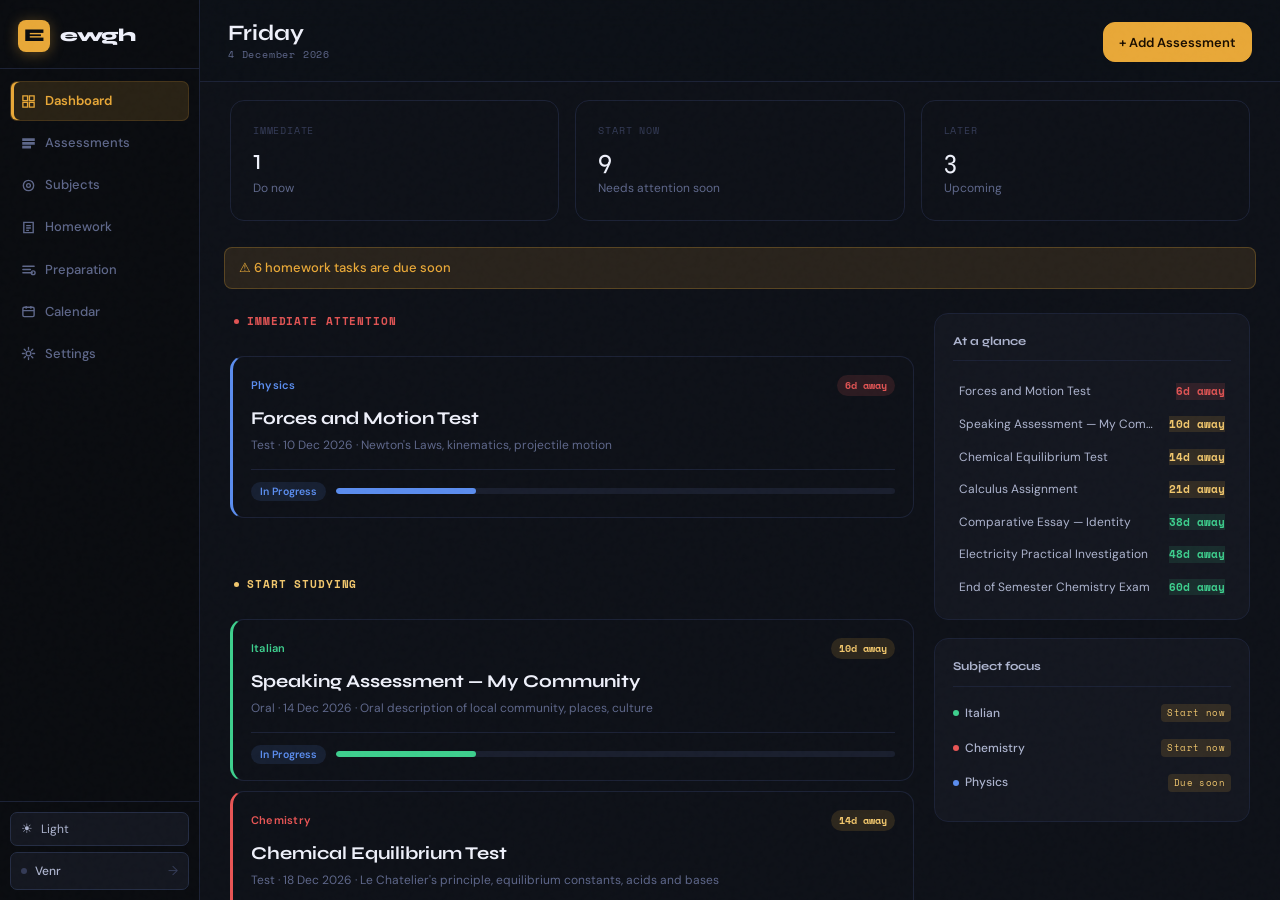
<file: index.html>
<!DOCTYPE html>
<html lang="en" data-theme="dark">
<head>
<meta charset="UTF-8">
<meta name="viewport" content="width=device-width, initial-scale=1.0">
<title>Ewgh | Efficient Work and Goal Handler</title>
<link rel="icon" type="image/png" href="favicon.png">
<link rel="preconnect" href="https://fonts.googleapis.com">
<link rel="preconnect" href="https://fonts.gstatic.com" crossorigin>
<link href="https://fonts.googleapis.com/css2?family=Space+Mono:wght@400;700&family=Syne:wght@500;600;700;800&family=DM+Sans:ital,wght@0,300;0,400;0,500;0,600;1,400&display=swap" rel="stylesheet">
<link rel="stylesheet" href="style.css">
</head>
<body>

<!-- ═══════════════════════════════════════════════════════
     SIDEBAR
═══════════════════════════════════════════════════════ -->
<aside class="sidebar">
  <div class="sidebar-brand">
    <div class="brand-mark">E</div>
    <span class="brand-name">ewgh</span>
  </div>

  <nav class="nav">
    <a class="nav-item active" data-view="dashboard">
      <svg class="nav-icon" viewBox="0 0 16 16"><path d="M2 2h5v5H2zM9 2h5v5H9zM2 9h5v5H2zM9 9h5v5H9z"/></svg>
      <span>Dashboard</span>
    </a>
    <a class="nav-item" data-view="assessments">
      <svg class="nav-icon" viewBox="0 0 16 16"><path d="M2 3h12v1.5H2zM2 7h12v1.5H2zM2 11h8v1.5H2z"/></svg>
      <span>Assessments</span>
    </a>
    <a class="nav-item" data-view="subjects">
      <svg class="nav-icon" viewBox="0 0 16 16"><circle cx="8" cy="8" r="5.5" fill="none" stroke-width="1.5"/><circle cx="8" cy="8" r="2"/></svg>
      <span>Subjects</span>
    </a>
    <a class="nav-item" data-view="homework">
      <svg class="nav-icon" viewBox="0 0 16 16"><path d="M3 2.5h10v11H3z" fill="none" stroke-width="1.5"/><path d="M5.5 6h5M5.5 8.5h5M5.5 11h3"/></svg>
      <span>Homework</span>
    </a>
    <a class="nav-item" data-view="workspace">
      <svg class="nav-icon" viewBox="0 0 16 16"><path d="M2 4.5h12M2 8h8M2 11.5h10" stroke-linecap="round" stroke-width="1.5" fill="none"/><circle cx="13" cy="11.5" r="2" fill="none" stroke-width="1.5"/></svg>
      <span>Preparation</span>
    </a>
    <a class="nav-item" data-view="calendar">
      <svg class="nav-icon" viewBox="0 0 16 16"><rect x="2" y="3.5" width="12" height="10" rx="1.5" fill="none" stroke-width="1.5"/><path d="M2 7h12M5.5 2v3M10.5 2v3"/></svg>
      <span>Calendar</span>
    </a>
    <a class="nav-item" data-view="settings">
      <svg class="nav-icon" viewBox="0 0 16 16"><circle cx="8" cy="8" r="2.5" fill="none" stroke-width="1.5"/><path d="M8 1.5v2M8 12.5v2M1.5 8h2M12.5 8h2M3.4 3.4l1.4 1.4M11.2 11.2l1.4 1.4M3.4 12.6l1.4-1.4M11.2 4.8l1.4-1.4" stroke-linecap="round"/></svg>
      <span>Settings</span>
    </a>
  </nav>

  <div class="sidebar-foot">
    <button class="theme-btn" onclick="toggleTheme()">
      <span id="theme-icon">☀</span>
      <span id="theme-label">Light</span>
    </button>
    <a class="venr-link" href="venr.html" target="_blank">
      <span class="venr-dot"></span>
      <span class="venr-name">Venr</span>
      <span class="venr-arrow">→</span>
    </a>
  </div>
</aside>

<!-- ═══════════════════════════════════════════════════════
     MAIN
═══════════════════════════════════════════════════════ -->
<main class="main">

  <!-- ── DASHBOARD ────────────────────────────────────── -->
  <section id="view-dashboard" class="view active">
    <header class="topbar">
      <div>
        <div class="topbar-day" id="hdr-day"></div>
        <div class="topbar-date" id="hdr-date"></div>
      </div>
      <div class="topbar-right">
        <button class="btn btn-primary" onclick="openAddAssessment()">+ Add Assessment</button>
      </div>
    </header>


    <div class="dash-summary" id="dash-summary"></div>

    <div id="alert-banner" class="alert-strip hidden"></div>
    <div id="almost-due-banner" class="alert-strip alert-strip-amber hidden"></div>

    <div class="dash-layout">
      <div class="dash-feed">

        <div class="feed-group">
          <div class="feed-label urgent-label">
            <span class="feed-dot"></span>IMMEDIATE ATTENTION
          </div>
          <div id="do-now-list" class="card-stack"></div>
        </div>

        <div class="feed-group">
          <div class="feed-label warn-label">
            <span class="feed-dot"></span>START STUDYING
          </div>
          <div id="coming-soon-list" class="card-stack"></div>
        </div>

        <div class="feed-group">
          <div class="feed-label dim-label">
            <span class="feed-dot"></span>COMING UP LATER
          </div>
          <div id="later-list" class="card-stack"></div>
        </div>

      </div>

      <div class="dash-rail">
        <div class="rail-card">
          <div class="rail-title">At a glance</div>
          <div id="urgency-radar"></div>
        </div>
        <div class="rail-card">
          <div class="rail-title">Subject focus</div>
          <div id="subject-status-list"></div>
        </div>
      </div>
    </div>
  </section>

  <!-- ── ASSESSMENTS ──────────────────────────────────── -->
  <section id="view-assessments" class="view">
    <header class="topbar">
      <div>
        <h1 class="page-title">Assessments</h1>
        <div class="page-sub" id="assessment-count-label"></div>
      </div>
      <div class="topbar-right">
        <select id="filter-subject" class="sel">
          <option value="">All Subjects</option>
        </select>
        <select id="filter-type" class="sel">
          <option value="">All Types</option>
          <option value="exam">Exam</option><option value="test">Test</option>
          <option value="assignment">Assignment</option><option value="oral">Oral</option>
          <option value="practical">Practical</option><option value="project">Project</option>
          <option value="investigation">Investigation</option><option value="task">Task</option>
        </select>
        <button class="btn btn-primary" onclick="openAddAssessment()">+ Add Assessment</button>
      </div>
    </header>
    
    <div id="assessments-grid" class="a-grid"></div>
  </section>

  <!-- ── SUBJECTS ─────────────────────────────────────── -->
  <section id="view-subjects" class="view">
    <header class="topbar">
      <div><h1 class="page-title">Subjects</h1></div>
      <div class="topbar-right">
        <button class="btn btn-outline" onclick="openAddSubjectModal()">+ Add Subject</button>
      </div>
    </header>
    <div id="subjects-grid" class="s-grid"></div>
  </section>

  <!-- ── HOMEWORK ─────────────────────────────────────── -->
  <section id="view-homework" class="view">
    <header class="topbar">
      <div>
        <h1 class="page-title">Homework</h1>
        <div class="page-sub">Day-to-day tasks</div>
      </div>
      <div class="topbar-right"></div>
    </header>
    <div class="summary-strip" id="homework-summary"></div>
    <div id="homework-grid" class="hw-grid"></div>
  </section>

  <!-- ── PREPARATION ─────────────────────────────────── -->
  <section id="view-workspace" class="view">
    <!-- Main list view -->
    <div id="prep-list-view">
      <header class="topbar">
        <div>
          <h1 class="page-title">Preparation</h1>
          <div class="page-sub" id="prep-subtitle">Active assessments to prepare for</div>
        </div>
        <div class="topbar-right">
          <button class="btn btn-primary" onclick="openAddAssessment()">+ Add Assessment</button>
        </div>
      </header>
      <div id="prep-body" class="prep-body"></div>
    </div>

    <!-- Assessment detail / prep page -->
    <div id="prep-detail-view" class="hidden">
      <header class="topbar">
        <div style="display:flex;align-items:center;gap:12px">
          <button class="btn btn-ghost prep-back-btn" onclick="closePrepDetail()">
            <svg viewBox="0 0 16 16" width="14" height="14" fill="none" stroke="currentColor" stroke-width="1.8" stroke-linecap="round"><path d="M10 3L5 8l5 5"/></svg>
            Preparation
          </button>
          <div class="topbar-divider"></div>
          <div>
            <div id="prep-detail-title" class="page-title" style="font-size:18px"></div>
            <div id="prep-detail-sub" class="page-sub"></div>
          </div>
        </div>
        <div class="topbar-right">
          <div id="prep-detail-countdown" class="prep-countdown-badge"></div>
        </div>
      </header>
      <div id="prep-detail-body" class="prep-detail-body"></div>
    </div>
  </section>

  <!-- ── CALENDAR ─────────────────────────────────────── -->
  <section id="view-calendar" class="view">
    <header class="topbar">
      <div>
        <h1 class="page-title">Calendar</h1>
        <div class="page-sub" id="cal-month-label"></div>
      </div>
      <div class="topbar-right">
        <div class="cal-controls">
          <div class="cal-view-switch" role="tablist" aria-label="Calendar view switcher">
            <button class="btn btn-outline cal-view-btn" id="cal-view-year" onclick="calSetView('year')" title="Year view">Year</button>
            <button class="btn btn-outline cal-view-btn" id="cal-view-month" onclick="calSetView('month')" title="Month view">Month</button>
            <button class="btn btn-outline cal-view-btn" id="cal-view-week" onclick="calSetView('week')" title="Week view">Week</button>
          </div>
          <div class="cal-divider"></div>
          <button class="btn btn-ghost" onclick="calNav(-1)" aria-label="Previous period">‹</button>
          <button class="btn btn-ghost cal-today-btn" onclick="calToday()">Today</button>
          <button class="btn btn-ghost" onclick="calNav(1)" aria-label="Next period">›</button>
        </div>
      </div>
    </header>
    <div class="cal-shell" id="cal-shell">
      <div class="cal-main" id="cal-main"></div>
      <div class="cal-panel" id="cal-panel">
        <div class="cal-panel-empty">Select a day</div>
      </div>
    </div>
  </section>

  <!-- ── SETTINGS ─────────────────────────────────────── -->
  <section id="view-settings" class="view">
    <header class="topbar">
      <div><h1 class="page-title">Settings</h1></div>
    </header>
    <div class="settings-wrap">

      <div class="settings-card">
        <h3 class="settings-title">Revision Lead Times</h3>
        <p class="settings-sub">Days before due date when revision should begin.</p>
        <div class="settings-row"><label>Easy quiz</label><input type="number" id="pref-lead-easy" class="settings-num" min="1" max="30"><span class="settings-unit">days</span></div>
        <div class="settings-row"><label>Moderate test</label><input type="number" id="pref-lead-moderate" class="settings-num" min="1" max="60"><span class="settings-unit">days</span></div>
        <div class="settings-row"><label>Major exam</label><input type="number" id="pref-lead-hard" class="settings-num" min="1" max="90"><span class="settings-unit">days</span></div>
      </div>

      <div class="settings-card">
        <h3 class="settings-title">Appearance</h3>
        <div class="settings-row">
          <label>Theme</label>
          <button class="btn btn-outline" onclick="toggleTheme()" id="theme-settings-btn">Switch to Light</button>
        </div>
      </div>

      <div class="settings-card">
        <h3 class="settings-title">Venr Integration</h3>
        <p class="settings-sub">Venr is a focused recall &amp; speaking practice tool.</p>
        <a href="venr.html" target="_blank" class="btn btn-outline venr-open-btn">Open Venr →</a>
      </div>

      <div class="settings-card danger-card">
        <h3 class="settings-title">Data</h3>
        <p class="settings-sub">Export, import, or reset all Ewgh data.</p>
        <div class="settings-btn-row">
          <button class="btn btn-outline" onclick="exportData()">Export JSON</button>
          <button class="btn btn-outline" onclick="triggerImport()">Import JSON</button>
          <button class="btn btn-danger" onclick="confirmReset()">Reset All Data</button>
        </div>
        <input type="file" id="import-file-input" accept=".json" style="display:none" onchange="importData(event)">
      </div>

    </div>
    <div class="settings-footer">
      <button class="btn btn-primary" onclick="saveSettings()">Save Preferences</button>
      <span id="settings-saved-msg" class="save-tick hidden">✓ Saved</span>
    </div>
  </section>

</main>

<!-- ═══════════════════════════════════════════════════════
     MODAL: ADD / EDIT ASSESSMENT
═══════════════════════════════════════════════════════ -->
<div id="modal-assessment" class="overlay hidden">
  <div class="dialog">
    <div class="dialog-head">
      <h2 id="modal-title" class="dialog-title">Add Assessment</h2>
      <button class="close-btn" onclick="closeModal('modal-assessment')">✕</button>
    </div>
    <div class="dialog-body">
      <input type="hidden" id="form-id">
      <div class="form-row2">
        <div class="fgroup"><label class="flabel">Subject *</label><select id="form-subject" class="finput"><option value="">Select…</option></select></div>
        <div class="fgroup"><label class="flabel">Type *</label><select id="form-type" class="finput"><option value="test">Test</option><option value="exam">Exam</option><option value="assignment">Assignment</option><option value="oral">Oral</option><option value="practical">Practical</option><option value="project">Project</option><option value="investigation">Investigation</option><option value="task">Task</option></select></div>
      </div>
      <div class="fgroup"><label class="flabel">Title *</label><input type="text" id="form-title" class="finput" placeholder="e.g. Forces and Motion Test"></div>
      <div class="form-row2">
        <div class="fgroup"><label class="flabel">Due / Test Date *</label><input type="date" id="form-date" class="finput"></div>
        <div class="fgroup"><label class="flabel">Weighting (%)</label><input type="number" id="form-weighting" class="finput" min="0" max="100" placeholder="e.g. 25"></div>
      </div>
      <div class="fgroup"><label class="flabel">Topic Summary</label><input type="text" id="form-topic" class="finput" placeholder="What this covers in brief"></div>
      <div class="fgroup"><label class="flabel">Syllabus Points <span class="flabel-hint">one per line</span></label><textarea id="form-syllabus" class="finput ftextarea" rows="4" placeholder="Newton's First Law&#10;Kinematics equations&#10;Projectile motion"></textarea></div>
      <div class="fgroup"><label class="flabel">Difficulty</label><select id="form-difficulty" class="finput"><option value="easy">Easy</option><option value="moderate" selected>Moderate</option><option value="hard">Hard</option></select></div>
      <div class="fgroup"><label class="flabel">Notes</label><textarea id="form-notes" class="finput ftextarea" rows="2" placeholder="Extra notes, links, resources…"></textarea></div>
    </div>
    <div class="dialog-foot">
      <button class="btn btn-ghost" onclick="closeModal('modal-assessment')">Cancel</button>
      <button class="btn btn-primary" onclick="saveAssessment()">Save Assessment</button>
    </div>
  </div>
</div>

<!-- ═══════════════════════════════════════════════════════
     MODAL: ASSESSMENT DETAIL
═══════════════════════════════════════════════════════ -->
<div id="modal-detail" class="overlay hidden">
  <div class="dialog dialog-lg">
    <div class="dialog-head">
      <h2 id="detail-title" class="dialog-title"></h2>
      <button class="close-btn" onclick="closeModal('modal-detail')">✕</button>
    </div>
    <div class="dialog-body" id="detail-body"></div>
  </div>
</div>

<!-- ═══════════════════════════════════════════════════════
     MODAL: SUBJECT
═══════════════════════════════════════════════════════ -->
<div id="modal-subject" class="overlay hidden">
  <div class="dialog dialog-sm">
    <div class="dialog-head">
      <h2 id="subj-modal-title" class="dialog-title">Add Subject</h2>
      <button class="close-btn" onclick="closeModal('modal-subject')">✕</button>
    </div>
    <div class="dialog-body">
      <input type="hidden" id="subj-edit-id">
      <div class="fgroup"><label class="flabel">Subject Name *</label><input type="text" id="subj-name" class="finput" placeholder="e.g. Physics"></div>
      <div class="fgroup"><label class="flabel">Colour</label><input type="color" id="subj-color" class="finput fcolor" value="#e8a838"></div>
      <div class="fgroup"><label class="flabel">Priority</label><select id="subj-priority" class="finput"><option value="1">Normal</option><option value="1.5">High</option><option value="2">Critical</option></select></div>
    </div>
    <div class="dialog-foot">
      <button class="btn btn-ghost" onclick="closeModal('modal-subject')">Cancel</button>
      <button class="btn btn-primary" id="subj-save-btn" onclick="saveSubject()">Add Subject</button>
    </div>
  </div>
</div>

<!-- ═══════════════════════════════════════════════════════
     MODAL: HOMEWORK
═══════════════════════════════════════════════════════ -->
<div id="modal-homework" class="overlay hidden">
  <div class="dialog dialog-sm">
    <div class="dialog-head">
      <h2 id="hw-modal-title" class="dialog-title">Add Homework</h2>
      <button class="close-btn" onclick="closeModal('modal-homework')">✕</button>
    </div>
    <div class="dialog-body">
      <input type="hidden" id="hw-form-id">
      <input type="hidden" id="hw-preset-subject">
      <div class="fgroup" id="hw-subject-row"><label class="flabel">Subject *</label><select id="hw-subject" class="finput"><option value="">Select…</option></select></div>
      <div class="fgroup" style="display:none"><label class="flabel">Subject</label><div id="hw-subject-label" class="finput" style="display:none;padding:8px 11px;background:var(--bg-3);color:var(--t0);border-radius:8px;font-size:13px"></div></div>
      <div class="fgroup"><label class="flabel">Task *</label><input type="text" id="hw-task" class="finput" placeholder="e.g. Complete Chapter 4 exercises"></div>
      <div class="fgroup"><label class="flabel">Due Date</label><input type="date" id="hw-date" class="finput"></div>
      <div class="fgroup"><label class="flabel">Priority</label><select id="hw-priority" class="finput"><option value="normal">Normal</option><option value="high">High</option><option value="urgent">Urgent</option></select></div>
    </div>
    <div class="dialog-foot">
      <button class="btn btn-ghost" onclick="closeModal('modal-homework')">Cancel</button>
      <button class="btn btn-primary" onclick="saveHomework()">Save Homework</button>
    </div>
  </div>
</div>

<!-- TOAST -->
<div id="toast" class="toast hidden"></div>

<script src="app.js"></script>
</body>
</html>
</file>
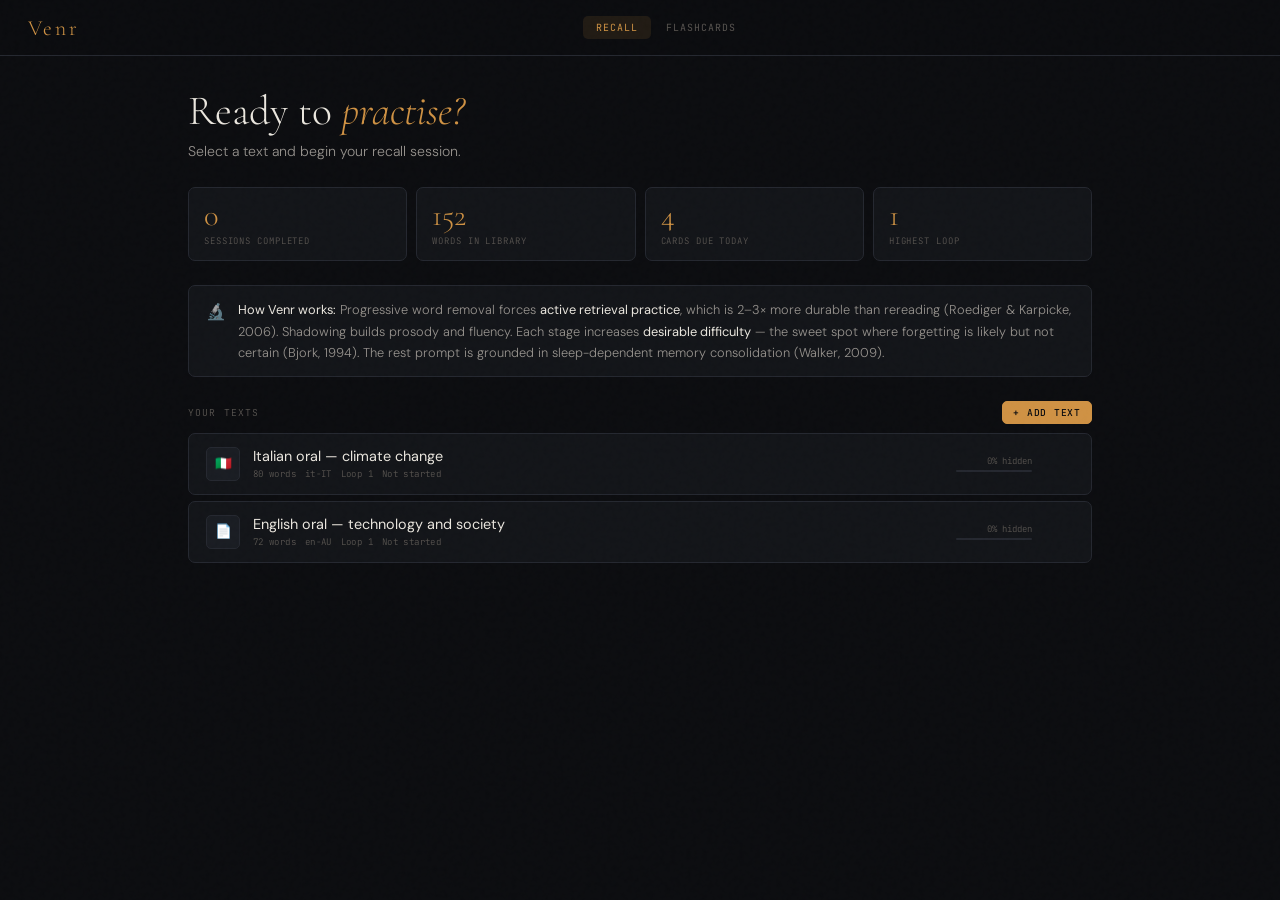
<file: venr.html>
<!DOCTYPE html>
<html lang="en">
<head>
<meta charset="UTF-8">
<meta name="viewport" content="width=device-width, initial-scale=1.0">
<title>Venr</title>
<link rel="preconnect" href="https://fonts.googleapis.com">
<link href="https://fonts.googleapis.com/css2?family=Cormorant+Garamond:ital,wght@0,300;0,400;0,600;1,300;1,400&family=JetBrains+Mono:wght@300;400;500&family=DM+Sans:wght@300;400;500&display=swap" rel="stylesheet">
<style>
*,*::before,*::after{box-sizing:border-box;margin:0;padding:0}
:root{
  --bg:#0c0d10;--bg2:#131519;--bg3:#1a1d23;--bg4:#20242c;
  --border:#252830;--border2:#30343e;--border3:#3c4050;
  --text:#eae6de;--text2:#96928d;--text3:#585450;--text4:#35322e;
  --amber:#cf9244;--amber2:#b07a32;--amber3:#e8aa5c;
  --amber-dim:rgba(207,146,68,.11);--amber-glow:rgba(207,146,68,.05);
  --green:#527d62;--green2:#6a9e7f;--green-dim:rgba(82,125,98,.14);
  --blue:#3e6080;--blue-dim:rgba(62,96,128,.14);
  --red:#7a3f3f;--red-dim:rgba(122,63,63,.14);
  --r:5px;
  --serif:'Cormorant Garamond',Georgia,serif;
  --mono:'JetBrains Mono',monospace;
  --sans:'DM Sans',sans-serif;
}
html{font-size:16px;-webkit-font-smoothing:antialiased}
body{background:var(--bg);color:var(--text);font-family:var(--sans);font-weight:300;min-height:100vh;overflow-x:hidden}
body::after{content:'';position:fixed;inset:0;background-image:url("data:image/svg+xml,%3Csvg viewBox='0 0 200 200' xmlns='http://www.w3.org/2000/svg'%3E%3Cfilter id='n'%3E%3CfeTurbulence type='fractalNoise' baseFrequency='.85' numOctaves='4' stitchTiles='stitch'/%3E%3C/filter%3E%3Crect width='100%25' height='100%25' filter='url(%23n)' opacity='.025'/%3E%3C/svg%3E");pointer-events:none;z-index:9999;opacity:.5}

/* SCREENS */
#app{min-height:100vh;display:flex;flex-direction:column}
.screen{display:none;flex-direction:column;min-height:100vh}
.screen.active{display:flex;animation:su .32s ease}
@keyframes su{from{opacity:0;transform:translateY(8px)}to{opacity:1;transform:translateY(0)}}

/* NAV */
.nav{display:flex;align-items:center;justify-content:space-between;padding:0 28px;height:56px;border-bottom:1px solid var(--border);position:sticky;top:0;background:rgba(12,13,16,.95);backdrop-filter:blur(16px);z-index:100;flex-shrink:0}
.nav-logo{font-family:var(--serif);font-size:1.35rem;font-weight:300;letter-spacing:.14em;color:var(--amber);cursor:pointer;user-select:none}
.nav-tabs{display:flex;gap:2px}
.nav-tab{font-family:var(--mono);font-size:.62rem;letter-spacing:.1em;text-transform:uppercase;padding:5px 13px;border-radius:var(--r);border:none;background:transparent;color:var(--text3);cursor:pointer;transition:all .18s}
.nav-tab:hover{color:var(--text2)}
.nav-tab.on{color:var(--amber);background:var(--amber-dim)}
.nav-right{display:flex;gap:6px;align-items:center}

/* BUTTONS */
.btn{font-family:var(--mono);font-size:.66rem;letter-spacing:.08em;padding:7px 15px;border-radius:var(--r);border:1px solid var(--border2);background:transparent;color:var(--text2);cursor:pointer;transition:all .18s;text-transform:uppercase;white-space:nowrap}
.btn:hover{border-color:var(--amber);color:var(--amber);background:var(--amber-glow)}
.btn-primary{background:var(--amber);color:var(--bg);border-color:var(--amber);font-weight:500}
.btn-primary:hover{background:var(--amber2);border-color:var(--amber2);color:var(--bg)}
.btn-ghost{border-color:transparent;color:var(--text3)}
.btn-ghost:hover{border-color:var(--border2);color:var(--text2);background:transparent}
.btn-danger{border-color:var(--red);color:#c47a7a}
.btn-danger:hover{background:var(--red-dim)}
.btn-icon{padding:6px 8px;border-color:transparent;color:var(--text3);font-size:.9rem}
.btn-icon:hover{color:var(--amber);background:var(--amber-dim);border-color:transparent}
.btn-sm{padding:4px 10px;font-size:.6rem}
.btn-lg{padding:12px 28px;font-size:.72rem}

/* FORMS */
.field{display:flex;flex-direction:column;gap:6px}
.field label{font-family:var(--mono);font-size:.6rem;letter-spacing:.1em;text-transform:uppercase;color:var(--text3)}
.field input,.field textarea,.field select{background:var(--bg3);border:1px solid var(--border);border-radius:var(--r);color:var(--text);font-family:var(--sans);font-size:.9rem;font-weight:300;padding:9px 12px;transition:border-color .18s;resize:vertical}
.field input:focus,.field textarea:focus,.field select:focus{outline:none;border-color:var(--amber)}
.field textarea{min-height:110px;line-height:1.6}
.field select{appearance:none;cursor:pointer}
.field select option{background:var(--bg2)}
.radio-group{display:flex;gap:5px;flex-wrap:wrap}
.rbtn{font-family:var(--mono);font-size:.62rem;letter-spacing:.06em;text-transform:uppercase;padding:5px 12px;border-radius:var(--r);border:1px solid var(--border);background:transparent;color:var(--text2);cursor:pointer;transition:all .14s}
.rbtn.on{border-color:var(--amber);color:var(--amber);background:var(--amber-dim)}

/* MODAL */
.overlay{display:none;position:fixed;inset:0;background:rgba(0,0,0,.72);backdrop-filter:blur(4px);z-index:500;align-items:center;justify-content:center;padding:20px}
.overlay.open{display:flex;animation:su .2s ease}
.modal{background:var(--bg2);border:1px solid var(--border2);border-radius:9px;padding:28px;width:100%;max-width:560px;max-height:88vh;overflow-y:auto;display:flex;flex-direction:column;gap:16px}
.modal-title{font-family:var(--serif);font-size:1.5rem;font-weight:300}
.modal-actions{display:flex;justify-content:flex-end;gap:7px;margin-top:4px}
.divider{height:1px;background:var(--border)}

/* TAG */
.tag{font-family:var(--mono);font-size:.57rem;letter-spacing:.08em;text-transform:uppercase;padding:2px 8px;border-radius:20px;border:1px solid var(--border2);color:var(--text3);display:inline-block}
.tag-amber{border-color:rgba(207,146,68,.35);color:var(--amber);background:var(--amber-dim)}
.tag-green{border-color:rgba(82,125,98,.35);color:var(--green2);background:var(--green-dim)}

/* PROGRESS BAR */
.pbar{height:2px;background:var(--border);border-radius:2px;overflow:hidden}
.pbar-fill{height:100%;background:var(--amber);border-radius:2px;transition:width .45s ease}
.pbar-fill.gr{background:var(--green2)}

/* NOTIF */
.notif{position:fixed;top:68px;left:50%;transform:translateX(-50%);background:rgba(26,29,35,.97);border:1px solid var(--border2);border-radius:10px;padding:10px 18px;font-size:.78rem;color:var(--text2);font-family:var(--mono);letter-spacing:.04em;z-index:600;animation:nf .28s ease;max-width:min(90vw,480px);line-height:1.5;box-shadow:0 8px 24px rgba(0,0,0,.3);text-align:center;pointer-events:none}
@keyframes nf{from{opacity:0;transform:translate(-50%,-8px)}to{opacity:1;transform:translate(-50%,0)}}

/* ═══ DASHBOARD ═══════════════════════════════ */
.dash-body{flex:1;padding:32px 28px;max-width:960px;width:100%;margin:0 auto;display:flex;flex-direction:column;gap:24px}
.dash-hero{display:flex;align-items:flex-end;justify-content:space-between;gap:16px;flex-wrap:wrap}
.dash-hero h1{font-family:var(--serif);font-size:clamp(1.8rem,3.5vw,2.6rem);font-weight:300;line-height:1.15}
.dash-hero h1 em{color:var(--amber);font-style:italic}
.dash-hero p{color:var(--text2);font-size:.88rem;margin-top:4px;line-height:1.65}

/* Stats */
.stats-row{display:grid;grid-template-columns:repeat(auto-fit,minmax(120px,1fr));gap:9px}
.stat-card{background:var(--bg2);border:1px solid var(--border);border-radius:7px;padding:13px 15px}
.stat-val{font-family:var(--serif);font-size:1.9rem;font-weight:300;color:var(--amber);line-height:1}
.stat-lbl{font-family:var(--mono);font-size:.56rem;letter-spacing:.1em;text-transform:uppercase;color:var(--text3);margin-top:4px}

/* Section */
.sec-hdr{display:flex;justify-content:space-between;align-items:center;margin-bottom:9px}
.sec-title{font-family:var(--mono);font-size:.6rem;letter-spacing:.12em;text-transform:uppercase;color:var(--text3)}

/* Text rows */
.texts-grid,.decks-grid{display:flex;flex-direction:column;gap:6px}
.text-row{background:var(--bg2);border:1px solid var(--border);border-radius:7px;padding:13px 17px;display:flex;align-items:center;gap:13px;cursor:pointer;transition:all .17s}
.text-row:hover{border-color:var(--border2);background:var(--bg3)}
.text-row.sel{border-color:rgba(207,146,68,.38);background:var(--amber-dim)}
.tr-icon{width:34px;height:34px;border-radius:5px;background:var(--bg3);border:1px solid var(--border);display:flex;align-items:center;justify-content:center;font-size:.85rem;flex-shrink:0;color:var(--text3)}
.text-row.sel .tr-icon{background:var(--amber-dim);border-color:rgba(207,146,68,.3);color:var(--amber)}
.tr-body{flex:1;min-width:0}
.tr-title{font-size:.9rem;font-weight:400;white-space:nowrap;overflow:hidden;text-overflow:ellipsis;margin-bottom:3px}
.tr-meta{font-family:var(--mono);font-size:.57rem;color:var(--text3);letter-spacing:.04em;display:flex;gap:9px;flex-wrap:wrap}
.tr-actions{display:flex;gap:3px;opacity:0;transition:opacity .14s;flex-shrink:0}
.text-row:hover .tr-actions{opacity:1}
.tr-prog{width:76px;flex-shrink:0}
.tr-pv{font-family:var(--mono);font-size:.56rem;color:var(--text3);margin-bottom:3px;text-align:right}

/* Deck rows */
.deck-row{background:var(--bg2);border:1px solid var(--border);border-radius:7px;padding:12px 17px;display:flex;align-items:center;gap:13px;cursor:pointer;transition:all .17s}
.deck-row:hover{border-color:var(--border2);background:var(--bg3)}
.deck-row.sel{border-color:rgba(207,146,68,.38);background:var(--amber-dim)}
.dk-icon{width:34px;height:34px;border-radius:5px;background:var(--bg3);border:1px solid var(--border);display:flex;align-items:center;justify-content:center;font-size:.85rem;flex-shrink:0;color:var(--text3)}
.dk-body{flex:1;min-width:0}
.dk-title{font-size:.88rem;font-weight:400;white-space:nowrap;overflow:hidden;text-overflow:ellipsis;margin-bottom:2px}
.dk-meta{font-family:var(--mono);font-size:.57rem;color:var(--text3);letter-spacing:.04em}
.dk-due{font-family:var(--mono);font-size:.55rem;padding:2px 7px;border-radius:8px;background:var(--amber-dim);color:var(--amber);white-space:nowrap;flex-shrink:0;border:1px solid rgba(207,146,68,.22)}
.dk-actions{display:flex;gap:3px;opacity:0;transition:opacity .13s;flex-shrink:0}
.deck-row:hover .dk-actions{opacity:1}

.empty-state{padding:26px 18px;text-align:center;color:var(--text3);font-size:.82rem;line-height:1.7;border:1px dashed var(--border);border-radius:7px}

/* Research strip */
.r-strip{background:var(--bg2);border:1px solid var(--border);border-radius:7px;padding:13px 17px;display:flex;gap:12px;align-items:flex-start}
.r-strip-ico{font-size:1rem;flex-shrink:0;margin-top:2px;opacity:.65}
.r-strip-txt{font-size:.8rem;color:var(--text2);line-height:1.65}
.r-strip-txt strong{color:var(--text);font-weight:400}

/* ═══ SESSION ═══════════════════════════════ */
.session-wrap{display:grid;grid-template-columns:218px 1fr;flex:1;min-height:0}
@media(max-width:680px){.session-wrap{grid-template-columns:1fr}}
.s-rail{border-right:1px solid var(--border);padding:17px 13px;display:flex;flex-direction:column;gap:15px;overflow-y:auto;background:var(--bg)}
@media(max-width:680px){.s-rail{border-right:none;border-bottom:1px solid var(--border);max-height:185px}}
.rail-sec{display:flex;flex-direction:column;gap:3px}
.rail-lbl{font-family:var(--mono);font-size:.55rem;letter-spacing:.13em;text-transform:uppercase;color:var(--text4);margin-bottom:6px}

/* Loop meter */
.lmeter{background:var(--bg3);border:1px solid var(--border);border-radius:var(--r);padding:9px 11px;display:flex;flex-direction:column;gap:5px}
.lm-row{display:flex;justify-content:space-between;align-items:center}
.lm-k{font-family:var(--mono);font-size:.55rem;letter-spacing:.07em;text-transform:uppercase;color:var(--text3)}
.lm-v{font-family:var(--mono);font-size:.62rem;color:var(--amber)}

/* Stage steps */
.step{display:flex;align-items:center;gap:8px;padding:6px 9px;border-radius:var(--r);cursor:pointer;border:1px solid transparent;transition:all .14s}
.step:hover{background:var(--bg3)}
.step.on{background:var(--amber-dim);border-color:rgba(207,146,68,.26)}
.step.done{opacity:.36}
.sdot{width:6px;height:6px;border-radius:50%;background:var(--border2);flex-shrink:0;transition:all .16s}
.step.on .sdot{background:var(--amber);box-shadow:0 0 6px rgba(207,146,68,.55)}
.step.done .sdot{background:var(--green2)}
.slbl{font-family:var(--mono);font-size:.59rem;letter-spacing:.07em;text-transform:uppercase;color:var(--text2)}
.step.on .slbl{color:var(--amber)}

/* Chunk pills */
.cpill{padding:6px 10px;border-radius:var(--r);border:1px solid transparent;background:transparent;color:var(--text2);font-family:var(--mono);font-size:.57rem;letter-spacing:.04em;cursor:pointer;text-align:left;transition:all .13s;white-space:nowrap;overflow:hidden;text-overflow:ellipsis;width:100%}
.cpill:hover{background:var(--bg3);color:var(--text)}
.cpill.on{background:var(--amber-dim);color:var(--amber);border-color:rgba(207,146,68,.26)}
.cpill.linked{color:#5a90b8}
.cpill.linked.on{background:var(--blue-dim);border-color:rgba(62,96,128,.32);color:#7ab0d0}

/* Practice area */
.practice{display:flex;flex-direction:column;overflow-y:auto;padding:30px 38px;gap:20px}
@media(max-width:680px){.practice{padding:16px 15px;gap:14px}}

.prac-hdr{display:flex;align-items:flex-start;justify-content:space-between;gap:14px;flex-wrap:wrap}
.prac-title h2{font-family:var(--serif);font-size:1.6rem;font-weight:300;margin-bottom:3px}
.prac-title p{color:var(--text2);font-size:.8rem;line-height:1.6;max-width:400px}
.prac-badges{display:flex;flex-direction:column;align-items:flex-end;gap:4px}

/* Why strip */
.why{background:var(--bg3);border:1px solid var(--border);border-radius:var(--r);padding:8px 13px;font-size:.76rem;color:var(--text3);line-height:1.6;display:flex;gap:9px;align-items:flex-start;border-left:2px solid var(--border2)}
.why em{color:var(--text2);font-style:normal}

/* Text display */
.tcard{background:var(--bg2);border:1px solid var(--border);border-radius:8px;padding:24px 28px}
.tdisplay{font-family:var(--serif);font-size:clamp(.98rem,1.65vw,1.28rem);line-height:1.95;font-weight:300;letter-spacing:.015em;color:var(--text)}
.tdisplay .wc{background:rgba(207,146,68,.2);border-radius:3px;padding:0 2px;color:var(--amber)}
.gap{display:inline-block;background:var(--border2);border-radius:3px;min-width:40px;height:.92em;vertical-align:middle;cursor:pointer;transition:all .17s;margin:0 1px;position:relative;top:.07em}
.gap:hover{background:var(--border3)}
.gap.shown{background:var(--amber-dim);border:1px solid rgba(207,146,68,.28);color:var(--amber);padding:0 4px;min-width:0;height:auto;top:0;vertical-align:baseline}

/* Keyword pills */
.kpill{display:inline-block;background:var(--bg3);border:1px solid var(--border2);border-radius:20px;padding:2px 9px;font-size:.79em;color:var(--text2);margin:2px}

/* Audio */
.audio-row{display:flex;align-items:center;gap:10px;padding:10px 15px;background:var(--bg3);border:1px solid var(--border);border-radius:var(--r);flex-wrap:wrap}
.pbtn{width:33px;height:33px;border-radius:50%;background:var(--amber);border:none;cursor:pointer;display:flex;align-items:center;justify-content:center;font-size:.78rem;transition:all .17s;color:var(--bg);flex-shrink:0}
.pbtn:hover{background:var(--amber2);transform:scale(1.07)}
.pbtn.playing{background:var(--red)}
.sp-lbl{font-family:var(--mono);font-size:.57rem;color:var(--text3);letter-spacing:.06em;text-transform:uppercase}
.sp-sl{-webkit-appearance:none;width:78px;height:2px;background:var(--border2);border-radius:2px;outline:none;cursor:pointer}
.sp-sl::-webkit-slider-thumb{-webkit-appearance:none;width:12px;height:12px;border-radius:50%;background:var(--amber);cursor:pointer}
.sp-v{font-family:var(--mono);font-size:.64rem;color:var(--amber);min-width:25px}
.tts-st{font-family:var(--mono);font-size:.57rem;color:var(--text3);letter-spacing:.04em;margin-left:auto}
.tts-st.on{color:var(--amber)}
.wv{display:flex;align-items:center;gap:2px;height:15px}
.wv span{width:2px;border-radius:2px;background:var(--amber);animation:wva 1.1s ease-in-out infinite}
.wv span:nth-child(1){height:4px;animation-delay:0s}
.wv span:nth-child(2){height:10px;animation-delay:.1s}
.wv span:nth-child(3){height:15px;animation-delay:.2s}
.wv span:nth-child(4){height:7px;animation-delay:.3s}
.wv span:nth-child(5){height:4px;animation-delay:.4s}
.wv.off{display:none}
@keyframes wva{0%,100%{transform:scaleY(.3)}50%{transform:scaleY(1)}}

/* Shadow cue */
.shadow-cue{display:flex;align-items:center;gap:9px;padding:10px 15px;background:var(--green-dim);border:1px solid rgba(82,125,98,.24);border-radius:var(--r);font-size:.8rem;color:var(--green2);animation:pls 2.4s ease-in-out infinite}
.shadow-cue .sdt{width:6px;height:6px;border-radius:50%;background:var(--green2);flex-shrink:0}
@keyframes pls{0%,100%{opacity:1}50%{opacity:.6}}

/* Full recall */
.recall-box{text-align:center;padding:34px 18px}
.recall-ico{font-size:2rem;opacity:.32;margin-bottom:11px}
.recall-box h3{font-family:var(--serif);font-size:1.55rem;font-weight:300;margin-bottom:6px}
.recall-box p{color:var(--text2);line-height:1.7;max-width:310px;margin:0 auto 18px}

/* Self-rating */
.rating-bar{display:flex;align-items:center;gap:7px;padding:10px 13px;background:var(--bg3);border:1px solid var(--border);border-radius:var(--r);flex-wrap:wrap}
.rating-lbl{font-family:var(--mono);font-size:.57rem;letter-spacing:.07em;text-transform:uppercase;color:var(--text3);margin-right:4px}
.rbtn2{font-family:var(--mono);font-size:.59rem;letter-spacing:.06em;text-transform:uppercase;padding:5px 11px;border-radius:var(--r);border:1px solid;background:transparent;cursor:pointer;transition:all .13s}
.rb-again{color:#c47a7a;border-color:#7a3f3f}.rb-again:hover{background:var(--red-dim)}
.rb-hard{color:#c4914a;border-color:#8a6030}.rb-hard:hover{background:rgba(196,145,74,.1)}
.rb-good{color:var(--green2);border-color:var(--green)}.rb-good:hover{background:var(--green-dim)}
.rb-easy{color:#7aafd0;border-color:var(--blue)}.rb-easy:hover{background:var(--blue-dim)}

/* Action bar */
.act-bar{display:flex;align-items:center;justify-content:space-between;gap:9px;padding-top:9px;border-top:1px solid var(--border);flex-wrap:wrap;margin-top:auto}
.act-l,.act-r{display:flex;gap:6px;align-items:center}
.reveal-btn{font-family:var(--mono);font-size:.59rem;letter-spacing:.06em;text-transform:uppercase;padding:6px 11px;border-radius:var(--r);border:1px solid var(--border);background:transparent;color:var(--text3);cursor:pointer;transition:all .13s}
.reveal-btn:hover{color:var(--amber);border-color:var(--amber);background:var(--amber-dim)}

/* ═══ FLASHCARDS ═══════════════════════════ */
.fc-wrap{display:grid;grid-template-columns:198px 1fr;flex:1;min-height:0}
@media(max-width:680px){.fc-wrap{grid-template-columns:1fr}}
.fc-rail{border-right:1px solid var(--border);padding:17px 13px;display:flex;flex-direction:column;gap:13px;overflow-y:auto}
@media(max-width:680px){.fc-rail{border-right:none;border-bottom:1px solid var(--border);max-height:155px}}
.fc-body{display:flex;flex-direction:column;overflow-y:auto;padding:30px 38px;gap:18px}
@media(max-width:680px){.fc-body{padding:16px 15px}}

.dki{padding:7px 9px;border-radius:var(--r);cursor:pointer;border:1px solid transparent;transition:all .14s;display:flex;justify-content:space-between;align-items:center;gap:5px}
.dki:hover{background:var(--bg3)}
.dki.on{background:var(--amber-dim);border-color:rgba(207,146,68,.26)}
.dki-name{font-size:.84rem;font-weight:400;white-space:nowrap;overflow:hidden;text-overflow:ellipsis;flex:1}
.dki-meta{font-family:var(--mono);font-size:.56rem;color:var(--text3);letter-spacing:.04em}
.dki-acts{display:flex;gap:2px;opacity:0;transition:opacity .12s}
.dki:hover .dki-acts{opacity:1}

.fc-hdr{display:flex;align-items:flex-start;justify-content:space-between;gap:14px;flex-wrap:wrap}
.fc-hdr h2{font-family:var(--serif);font-size:1.5rem;font-weight:300}
.fc-stats{display:flex;gap:7px;align-items:center;flex-wrap:wrap}
.stp{font-family:var(--mono);font-size:.57rem;letter-spacing:.06em;padding:3px 8px;border-radius:20px;border:1px solid var(--border2);color:var(--text3)}
.stp span{color:var(--text);margin-left:3px}

.card-stage{flex:1;display:flex;flex-direction:column;align-items:center;justify-content:center;padding:10px 0;gap:13px}
.fcard{width:100%;max-width:560px;min-height:185px;background:var(--bg2);border:1px solid var(--border);border-radius:9px;padding:28px 32px;display:flex;flex-direction:column;justify-content:center;cursor:pointer;transition:all .2s}
.fcard:hover{border-color:var(--border2);background:var(--bg3)}
.fcard.flipped{border-color:rgba(207,146,68,.26);background:var(--bg3);cursor:default}
.fc-side{font-family:var(--mono);font-size:.56rem;letter-spacing:.1em;text-transform:uppercase;color:var(--text4);margin-bottom:11px}
.fc-txt{font-family:var(--serif);font-size:clamp(1rem,1.85vw,1.35rem);font-weight:300;line-height:1.8;color:var(--text)}
.fc-ans{display:none}
.fc-ans.show{display:block;animation:su .2s ease}
.fc-hint{font-family:var(--mono);font-size:.56rem;color:var(--text4);text-align:center;letter-spacing:.06em;margin-top:8px}

.grade-row{display:flex;gap:6px;justify-content:center;flex-wrap:wrap}
.gb{font-family:var(--mono);font-size:.63rem;letter-spacing:.08em;text-transform:uppercase;padding:9px 16px;border-radius:var(--r);border:1px solid;cursor:pointer;transition:all .14s;display:flex;flex-direction:column;align-items:center;gap:2px;min-width:72px}
.gb .gk{font-size:.49rem;opacity:.5;margin-top:1px}
.gb .gi{font-size:.57rem;color:inherit;opacity:.5;margin-top:1px}
.gb-again{color:#c47a7a;border-color:#7a3f3f;background:transparent}.gb-again:hover{background:var(--red-dim)}
.gb-hard{color:#c4914a;border-color:#8a6030;background:transparent}.gb-hard:hover{background:rgba(196,145,74,.1)}
.gb-good{color:var(--green2);border-color:var(--green);background:transparent}.gb-good:hover{background:var(--green-dim)}
.gb-easy{color:#7aafd0;border-color:var(--blue);background:transparent}.gb-easy:hover{background:var(--blue-dim)}

.no-review{text-align:center;padding:44px 18px;color:var(--text3)}
.no-review h3{font-family:var(--serif);font-size:1.45rem;font-weight:300;margin-bottom:7px;color:var(--text2)}
.no-review p{font-size:.84rem;line-height:1.7;max-width:290px;margin:0 auto 16px}

.card-list{display:flex;flex-direction:column;gap:4px;max-width:600px}
.card-row{display:flex;gap:8px;align-items:center;padding:8px 12px;border-radius:var(--r);border:1px solid var(--border);background:var(--bg2);transition:all .14s}
.card-row:hover{border-color:var(--border2);background:var(--bg3)}
.cr-f{flex:1;font-size:.83rem;white-space:nowrap;overflow:hidden;text-overflow:ellipsis}
.cr-b{font-size:.77rem;color:var(--text3);max-width:160px;white-space:nowrap;overflow:hidden;text-overflow:ellipsis;font-style:italic}
.cr-acts{display:flex;gap:3px;opacity:0;transition:opacity .12s;flex-shrink:0}
.card-row:hover .cr-acts{opacity:1}
.due-pip{font-family:var(--mono);font-size:.53rem;letter-spacing:.04em;padding:2px 6px;border-radius:8px;background:var(--amber-dim);color:var(--amber);white-space:nowrap;flex-shrink:0;border:1px solid rgba(207,146,68,.2)}

/* ═══ REST ═══════════════════════════════════ */
.rest-body{flex:1;display:flex;flex-direction:column;align-items:center;justify-content:center;padding:52px 26px;text-align:center;gap:22px}
.rest-orb{width:64px;height:64px;border-radius:50%;background:var(--amber-dim);border:1px solid rgba(207,146,68,.16);display:flex;align-items:center;justify-content:center;font-size:1.6rem}
.rest-body h2{font-family:var(--serif);font-size:clamp(1.75rem,4vw,2.75rem);font-weight:300;line-height:1.2}
.rest-body h2 em{color:var(--amber);font-style:italic}
.rest-msg{max-width:390px;color:var(--text2);font-size:.9rem;line-height:1.8}
.rest-quote{max-width:350px;font-family:var(--serif);font-style:italic;font-size:1.05rem;color:var(--text3);line-height:1.75;padding:14px 17px;border-left:2px solid var(--border2)}
.rest-sci{max-width:410px;font-family:var(--mono);font-size:.62rem;letter-spacing:.04em;color:var(--text3);line-height:1.7;text-align:left;background:var(--bg2);border:1px solid var(--border);border-radius:var(--r);padding:11px 14px}
.rest-sci b{color:var(--text2);font-weight:400}
.rest-acts{display:flex;gap:9px;flex-wrap:wrap;justify-content:center}
</style>
</head>
<body>
<div id="app">

<!-- DASHBOARD -->
<div class="screen active" id="scr-dash">
  <nav class="nav">
    <div class="nav-logo" onclick="showDash()">Venr</div>
    <div class="nav-tabs">
      <button class="nav-tab on" id="nt-recall" onclick="switchTab('recall')">Recall</button>
      <button class="nav-tab" id="nt-cards" onclick="switchTab('cards')">Flashcards</button>
    </div>
    <div class="nav-right"></div>
  </nav>

  <!-- Recall tab -->
  <div id="tab-recall" class="dash-body">
    <div class="dash-hero">
      <div>
        <h1>Ready to <em>practise?</em></h1>
        <p>Select a text and begin your recall session.</p>
      </div>
    </div>
    <div class="stats-row" id="dash-stats"></div>
    <div class="r-strip">
      <div class="r-strip-ico">🔬</div>
      <div class="r-strip-txt">
        <strong>How Venr works:</strong> Progressive word removal forces <strong>active retrieval practice</strong>, which is 2–3× more durable than rereading (Roediger &amp; Karpicke, 2006). Shadowing builds prosody and fluency. Each stage increases <strong>desirable difficulty</strong> — the sweet spot where forgetting is likely but not certain (Bjork, 1994). The rest prompt is grounded in sleep-dependent memory consolidation (Walker, 2009).
      </div>
    </div>
    <div>
      <div class="sec-hdr">
        <span class="sec-title">Your texts</span>
        <button class="btn btn-primary btn-sm" onclick="openModal('m-add-text')">+ Add text</button>
      </div>
      <div id="texts-grid" class="texts-grid"></div>
      <div style="margin-top:13px;display:flex;justify-content:center">
        <button class="btn btn-lg btn-primary" id="btn-begin" style="display:none" onclick="startSession()">Begin session →</button>
      </div>
    </div>
  </div>

  <!-- Flashcards tab -->
  <div id="tab-cards" class="dash-body" style="display:none">
    <div class="dash-hero">
      <div>
        <h1>Spaced <em>repetition.</em></h1>
        <p>Cards surface at the optimal moment based on your recall.</p>
      </div>
    </div>
    <div class="r-strip">
      <div class="r-strip-ico">📐</div>
      <div class="r-strip-txt">
        <strong>SM-2 algorithm:</strong> Intervals grow based on recall quality — <em>Again</em> resets to tomorrow, <em>Good</em> doubles the gap, <em>Easy</em> accelerates further. Each grade button shows you the resulting interval before you click. This matches the <strong>forgetting curve</strong> (Ebbinghaus, 1885) and cuts study time by ~40% vs. massed repetition.
      </div>
    </div>
    <div>
      <div class="sec-hdr">
        <span class="sec-title">Your decks</span>
        <button class="btn btn-primary btn-sm" onclick="openModal('m-add-deck')">+ New deck</button>
      </div>
      <div id="decks-grid" class="decks-grid"></div>
      <div style="margin-top:11px;display:flex;justify-content:center">
        <button class="btn btn-lg btn-primary" id="btn-begin-fc" style="display:none" onclick="startFC()">Begin review →</button>
      </div>
    </div>
  </div>
</div>

<!-- SESSION -->
<div class="screen" id="scr-session">
  <nav class="nav">
    <div class="nav-logo" onclick="showDash()">Venr</div>
    <div class="nav-right">
      <div class="wv off" id="hdr-wv"><span></span><span></span><span></span><span></span><span></span></div>
      <button class="btn btn-ghost btn-sm" onclick="showDash()">← Dashboard</button>
      <button class="btn btn-sm" onclick="endSession()">End session</button>
    </div>
  </nav>
  <div class="session-wrap">
    <aside class="s-rail" id="s-rail"></aside>
    <main class="practice" id="practice"></main>
  </div>
</div>

<!-- FLASHCARDS -->
<div class="screen" id="scr-fc">
  <nav class="nav">
    <div class="nav-logo" onclick="showDash()">Venr</div>
    <div class="nav-right">
      <button class="btn btn-ghost btn-sm" onclick="showDash()">← Dashboard</button>
      <button class="btn btn-sm" onclick="openAddCard()">+ Add card</button>
    </div>
  </nav>
  <div class="fc-wrap">
    <aside class="fc-rail" id="fc-rail"></aside>
    <main class="fc-body" id="fc-body"></main>
  </div>
</div>

<!-- REST -->
<div class="screen" id="scr-rest">
  <nav class="nav"><div class="nav-logo">Venr</div></nav>
  <div class="rest-body">
    <div class="rest-orb">🌙</div>
    <h2>You've done<br><em>enough.</em></h2>
    <p class="rest-msg">Your hippocampus is ready to consolidate. Memory traces stabilise during slow-wave sleep — not during another pass through the text.</p>
    <blockquote class="rest-quote">"Sleep is not the absence of wakefulness. It is the presence of memory."</blockquote>
    <div class="rest-sci">
      <b>Why rest matters</b><br>
      Slow-wave sleep replays new memories in the neocortex (Stickgold, 2005). Testing yourself and sleeping directly after produces 35% better recall the next day than cramming without sleep (Mazza et al., 2016). The forgetting curve is steepest in the first hour — rest now, review tomorrow.
    </div>
    <div class="rest-acts">
      <button class="btn btn-primary btn-lg" onclick="showDash()">← Dashboard</button>
      <button class="btn btn-lg" onclick="repeatSession()">Practise again</button>
    </div>
  </div>
</div>

</div>

<!-- MODALS -->
<div class="overlay" id="m-add-text">
  <div class="modal">
    <div class="modal-title">Add a text</div>
    <div class="field"><label>Title</label><input type="text" id="txt-title" placeholder="e.g. Italian oral — climate change"/></div>
    <div class="field"><label>Text</label><textarea id="txt-body" placeholder="Paste your full text. Any language."></textarea></div>
    <div class="field"><label>Goal</label>
      <div class="radio-group" id="rg-goal">
        <button class="rbtn on" data-val="word-for-word" onclick="pr('rg-goal',this)">Word for word</button>
        <button class="rbtn" data-val="key-points" onclick="pr('rg-goal',this)">Key points</button>
      </div>
    </div>
    <div class="field"><label>Language (TTS)</label>
      <select id="txt-lang">
        <option value="en-AU">English (AU)</option><option value="en-US">English (US)</option>
        <option value="en-GB">English (UK)</option><option value="it-IT">Italian</option>
        <option value="fr-FR">French</option><option value="de-DE">German</option>
        <option value="es-ES">Spanish (ES)</option><option value="es-MX">Spanish (MX)</option>
        <option value="pt-BR">Portuguese (BR)</option><option value="ja-JP">Japanese</option>
        <option value="zh-CN">Mandarin</option><option value="ko-KR">Korean</option>
        <option value="ar-SA">Arabic</option><option value="ru-RU">Russian</option>
      </select>
    </div>
    <div class="field"><label>Auto-create flashcards?</label>
      <div class="radio-group" id="rg-fc">
        <button class="rbtn on" data-val="no" onclick="pr('rg-fc',this)">Not now</button>
        <button class="rbtn" data-val="yes" onclick="pr('rg-fc',this)">Each sentence</button>
      </div>
    </div>
    <div class="modal-actions">
      <button class="btn" onclick="closeModal('m-add-text')">Cancel</button>
      <button class="btn btn-primary" onclick="saveText()">Save</button>
    </div>
  </div>
</div>

<div class="overlay" id="m-add-deck">
  <div class="modal">
    <div class="modal-title">New deck</div>
    <div class="field"><label>Name</label><input type="text" id="dk-name" placeholder="e.g. Italian, Chemistry…"/></div>
    <div class="modal-actions">
      <button class="btn" onclick="closeModal('m-add-deck')">Cancel</button>
      <button class="btn btn-primary" onclick="saveDeck()">Create</button>
    </div>
  </div>
</div>

<div class="overlay" id="m-add-card">
  <div class="modal">
    <div class="modal-title">Add card</div>
    <div class="field"><label>Deck</label><select id="card-deck-sel"></select></div>
    <div class="field"><label>Front — question / prompt</label><textarea id="card-front" style="min-height:80px" placeholder="What to remember…"></textarea></div>
    <div class="field"><label>Back — answer</label><textarea id="card-back" style="min-height:80px" placeholder="The answer."></textarea></div>
    <div class="modal-actions">
      <button class="btn" onclick="closeModal('m-add-card')">Cancel</button>
      <button class="btn btn-primary" onclick="saveCard()">Add</button>
    </div>
  </div>
</div>

<div class="overlay" id="m-edit-card">
  <div class="modal">
    <div class="modal-title">Edit card</div>
    <input type="hidden" id="ec-id"/>
    <div class="field"><label>Front</label><textarea id="ec-front" style="min-height:80px"></textarea></div>
    <div class="field"><label>Back</label><textarea id="ec-back" style="min-height:80px"></textarea></div>
    <div class="modal-actions">
      <button class="btn btn-danger btn-sm" style="margin-right:auto" onclick="deleteCard()">Delete</button>
      <button class="btn" onclick="closeModal('m-edit-card')">Cancel</button>
      <button class="btn btn-primary" onclick="updateCard()">Save</button>
    </div>
  </div>
</div>

<script>
'use strict';
/* DATA */
const DB={get(k,d=[]){try{const v=localStorage.getItem(k);return v?JSON.parse(v):d}catch{return d}},set(k,v){try{localStorage.setItem(k,JSON.stringify(v))}catch{}}};
let texts=DB.get('venr_texts');
let decks=DB.get('venr_decks');
let cards=DB.get('venr_cards');
let progress=DB.get('venr_prog',{});
function saveTx(){DB.set('venr_texts',texts)}
function saveDk(){DB.set('venr_decks',decks)}
function saveCd(){DB.set('venr_cards',cards)}
function savePr(){DB.set('venr_prog',progress)}

function getProg(id){
  if(!progress[id])progress[id]={sessionsTotal:0,lastSession:null,loopN:1,hiddenGlobal:[],chunkIdx:0,scope:'chunk',completedLoops:0};
  return progress[id];
}

/* SEED */
function init(){
  if(!texts.length)seedTexts();
  if(!decks.length)seedDecks();
  renderDash();renderFCRail();bindKeys();
}
function seedTexts(){
  texts=[
    {id:'s1',title:'Italian oral — climate change',text:"Il cambiamento climatico è una delle sfide più gravi del nostro tempo. Le temperature globali stanno aumentando a causa delle emissioni di gas serra prodotte dalle attività umane, come l'uso dei combustibili fossili e la deforestazione. Le conseguenze sono già visibili: scioglimento dei ghiacciai, innalzamento del livello del mare, e fenomeni meteorologici sempre più estremi. Per affrontare questa crisi, dobbiamo ridurre drasticamente le emissioni di CO₂ e investire nelle energie rinnovabili. Ogni individuo può contribuire attraverso scelte quotidiane più sostenibili.",lang:'it-IT',goal:'word-for-word',created:Date.now()},
    {id:'s2',title:'English oral — technology and society',text:"Artificial intelligence is transforming the way we live and work. From healthcare to education, AI systems are being used to analyse data, make predictions, and automate complex tasks. While these advances offer enormous benefits, they also raise important ethical questions about privacy, accountability, and the future of employment. It is essential that we develop AI responsibly, with clear regulations and a focus on human wellbeing. Technology should serve people, not replace them.",lang:'en-AU',goal:'word-for-word',created:Date.now()-1e3},
  ];saveTx();
}
function seedDecks(){
  const did='dk0';
  decks=[{id:did,name:'Italian vocabulary',created:Date.now()}];
  cards=[
    {id:'c1',deckId:did,front:'il cambiamento climatico',back:'climate change',ef:2.5,interval:1,due:Date.now(),reps:0},
    {id:'c2',deckId:did,front:'le emissioni di gas serra',back:'greenhouse gas emissions',ef:2.5,interval:1,due:Date.now(),reps:0},
    {id:'c3',deckId:did,front:'le energie rinnovabili',back:'renewable energies',ef:2.5,interval:1,due:Date.now(),reps:0},
    {id:'c4',deckId:did,front:'la deforestazione',back:'deforestation',ef:2.5,interval:1,due:Date.now(),reps:0},
  ];saveDk();saveCd();
}

/* NAV / TABS */
let curTab='recall',selTxt=null,selDk=null;
function showDash(){stopTTS();showScr('scr-dash');renderDash();}
function switchTab(t){
  curTab=t;
  document.getElementById('tab-recall').style.display=t==='recall'?'flex':'none';
  document.getElementById('tab-cards').style.display=t==='cards'?'flex':'none';
  document.getElementById('nt-recall').classList.toggle('on',t==='recall');
  document.getElementById('nt-cards').classList.toggle('on',t==='cards');
  renderDash();
}

/* DASHBOARD */
function renderDash(){renderStats();renderTextsGrid();renderDecksGrid();}

function renderStats(){
  const el=document.getElementById('dash-stats');
  const totalS=Object.values(progress).reduce((s,p)=>s+(p.sessionsTotal||0),0);
  const now=Date.now();
  const dueToday=cards.filter(c=>c.due<=now).length;
  const totalW=texts.reduce((s,t)=>s+wc(t.text),0);
  const maxLoop=Object.values(progress).reduce((m,p)=>Math.max(m,p.loopN||1),1);
  el.innerHTML=[
    {val:totalS,lbl:'Sessions completed'},{val:totalW,lbl:'Words in library'},
    {val:dueToday,lbl:'Cards due today'},{val:maxLoop,lbl:'Highest loop'},
  ].map(s=>`<div class="stat-card"><div class="stat-val">${s.val}</div><div class="stat-lbl">${s.lbl}</div></div>`).join('');
}

function renderTextsGrid(){
  const el=document.getElementById('texts-grid');
  if(!texts.length){el.innerHTML='<div class="empty-state">No texts yet. Add your first text to begin.</div>';document.getElementById('btn-begin').style.display='none';return;}
  el.innerHTML=texts.map(t=>{
    const p=getProg(t.id);
    const hi=p.hiddenGlobal?.length||0;
    const tot=hideableCount(t.text,t.goal);
    const pct=tot>0?Math.round(hi/tot*100):0;
    const last=p.lastSession?`Last: ${fmtDate(p.lastSession)}`:'Not started';
    const flag=t.lang.startsWith('it')?'🇮🇹':t.lang.startsWith('fr')?'🇫🇷':t.lang.startsWith('de')?'🇩🇪':t.lang.startsWith('es')?'🇪🇸':t.lang.startsWith('ja')?'🇯🇵':t.lang.startsWith('zh')?'🇨🇳':t.lang.startsWith('ko')?'🇰🇷':t.lang.startsWith('ar')?'🇸🇦':t.lang.startsWith('ru')?'🇷🇺':'📄';
    return`<div class="text-row${selTxt===t.id?' sel':''}" onclick="selText('${t.id}')">
      <div class="tr-icon">${flag}</div>
      <div class="tr-body">
        <div class="tr-title">${esc(t.title)}</div>
        <div class="tr-meta"><span>${wc(t.text)} words</span><span>${t.lang}</span><span>Loop ${p.loopN||1}</span><span>${last}</span></div>
      </div>
      <div class="tr-prog">
        <div class="tr-pv">${pct}% hidden</div>
        <div class="pbar"><div class="pbar-fill" style="width:${pct}%"></div></div>
      </div>
      <div class="tr-actions"><button class="btn btn-icon btn-sm" onclick="event.stopPropagation();delText('${t.id}')">✕</button></div>
    </div>`;
  }).join('');
  document.getElementById('btn-begin').style.display=selTxt?'inline-block':'none';
}

function selText(id){selTxt=id;renderTextsGrid();}
function delText(id){texts=texts.filter(t=>t.id!==id);delete progress[id];if(selTxt===id)selTxt=null;saveTx();savePr();renderTextsGrid();renderStats();}
function hideableCount(text,goal){return goal==='word-for-word'?wc(text):cIdx(text).length;}

function renderDecksGrid(){
  const el=document.getElementById('decks-grid');
  if(!decks.length){el.innerHTML='<div class="empty-state">No decks yet. Create one to start.</div>';document.getElementById('btn-begin-fc').style.display='none';return;}
  const now=Date.now();
  el.innerHTML=decks.map(d=>{
    const dc=cards.filter(c=>c.deckId===d.id);
    const due=dc.filter(c=>c.due<=now).length;
    return`<div class="deck-row${selDk===d.id?' sel':''}" onclick="selDeck('${d.id}')">
      <div class="dk-icon">🗂</div>
      <div class="dk-body"><div class="dk-title">${esc(d.name)}</div><div class="dk-meta">${dc.length} card${dc.length!==1?'s':''} · ${due} due</div></div>
      ${due>0?`<div class="dk-due">${due} due</div>`:''}
      <div class="dk-actions"><button class="btn btn-icon btn-sm" onclick="event.stopPropagation();delDeck('${d.id}')">✕</button></div>
    </div>`;
  }).join('');
  document.getElementById('btn-begin-fc').style.display=selDk?'inline-block':'none';
}
function selDeck(id){selDk=id;renderDecksGrid();}
function delDeck(id){decks=decks.filter(d=>d.id!==id);cards=cards.filter(c=>c.deckId!==id);if(selDk===id)selDk=null;saveDk();saveCd();renderDecksGrid();renderStats();}

/* MODALS */
function openModal(id){document.getElementById(id).classList.add('open');}
function closeModal(id){document.getElementById(id).classList.remove('open');}
function pr(gid,btn){document.querySelectorAll('#'+gid+' .rbtn').forEach(b=>b.classList.remove('on'));btn.classList.add('on');}
function gv(gid){return document.querySelector('#'+gid+' .rbtn.on')?.dataset.val||'';}

function saveText(){
  const title=document.getElementById('txt-title').value.trim();
  const body=document.getElementById('txt-body').value.trim();
  if(!title||!body){notif('Fill in title and text.');return;}
  const id='tx_'+Date.now();
  texts.unshift({id,title,text:body,lang:document.getElementById('txt-lang').value,goal:gv('rg-goal'),created:Date.now()});
  saveTx();
  if(gv('rg-fc')==='yes')text2cards(title,body);
  closeModal('m-add-text');
  document.getElementById('txt-title').value='';
  document.getElementById('txt-body').value='';
  selTxt=id;renderDash();notif('Text saved.');
}
function text2cards(title,body){
  const did='dk_'+Date.now();decks.push({id:did,name:title,created:Date.now()});
  const sents=body.match(/[^.!?]+[.!?]+['"]?|[^.!?]+$/g)||[body];
  sents.forEach((s,i)=>{const c=s.trim();if(c.length<8)return;cards.push({id:'c_'+Date.now()+'_'+i,deckId:did,front:'Sentence '+(i+1),back:c,ef:2.5,interval:1,due:Date.now(),reps:0});});
  saveDk();saveCd();notif('Deck "'+title+'" created.');
}
function saveDeck(){
  const name=document.getElementById('dk-name').value.trim();
  if(!name){notif('Enter a name.');return;}
  const d={id:'dk_'+Date.now(),name,created:Date.now()};decks.push(d);saveDk();
  closeModal('m-add-deck');document.getElementById('dk-name').value='';selDk=d.id;renderDecksGrid();
}
function openAddCard(){
  const sel=document.getElementById('card-deck-sel');
  sel.innerHTML=decks.map(d=>'<option value="'+d.id+'">'+esc(d.name)+'</option>').join('');
  if(selDk)sel.value=selDk;openModal('m-add-card');
}
function saveCard(){
  const deckId=document.getElementById('card-deck-sel').value;
  const front=document.getElementById('card-front').value.trim();
  const back=document.getElementById('card-back').value.trim();
  if(!front||!back){notif('Fill in both sides.');return;}
  cards.push({id:'c_'+Date.now(),deckId,front,back,ef:2.5,interval:1,due:Date.now(),reps:0});
  saveCd();closeModal('m-add-card');
  document.getElementById('card-front').value='';document.getElementById('card-back').value='';
  renderFCBody();renderStats();notif('Card added.');
}
function openEditCard(id){
  const c=cards.find(x=>x.id===id);if(!c)return;
  document.getElementById('ec-id').value=id;
  document.getElementById('ec-front').value=c.front;
  document.getElementById('ec-back').value=c.back;
  openModal('m-edit-card');
}
function updateCard(){
  const id=document.getElementById('ec-id').value;const c=cards.find(x=>x.id===id);if(!c)return;
  c.front=document.getElementById('ec-front').value.trim();c.back=document.getElementById('ec-back').value.trim();
  saveCd();closeModal('m-edit-card');renderFCBody();
}
function deleteCard(){
  const id=document.getElementById('ec-id').value;cards=cards.filter(c=>c.id!==id);
  saveCd();closeModal('m-edit-card');renderFCBody();renderStats();
}

/* SESSION STATE
   Research principles encoded:
   Stage 1 (Read)    — Initial encoding. Read aloud for dual-coding.
   Stage 2 (Shadow)  — Elaborative rehearsal + prosody (Yoshida 2016)
   Stage 3 (Partial) — Retrieval practice with scaffolding (Karpicke & Roediger 2008)
   Stage 4 (Heavy)   — Reduced cues = higher desirable difficulty (Bjork 1994)
   Stage 5 (Full)    — Free recall = gold standard for LTR (Roediger & Karpicke 2006)
   Word removal      — Interleaved testing; one word hidden per loop pass
   Self-rating       — Metacognitive monitoring calibrates difficulty (Dunlosky 2013)
*/
const STAGES=[
  {id:'read',   lbl:'Read',          desc:'Read carefully. Notice every word, phrase, and sentence structure.',
   why:'Encoding phase. Reading aloud engages auditory memory alongside visual — dual-coding (Paivio, 1971).'},
  {id:'shadow', lbl:'Shadow',        desc:'Listen to the audio, then speak along. Match rhythm, stress, intonation.',
   why:'Shadowing builds prosodic memory and fluency — critical for oral assessments (Yoshida, 2016).'},
  {id:'partial',lbl:'Partial recall',desc:'Words are progressively hidden. Press → to remove one more at a time.',
   why:'Retrieval practice with scaffolding beats rereading by 50%+ (Karpicke & Roediger, 2008). Use → to hide words one at a time.'},
  {id:'heavy',  lbl:'Heavy recall',  desc:'Only keyword anchors remain. Reconstruct everything.',
   why:'Reducing cues increases desirable difficulty — struggle during practice predicts long-term retention (Bjork, 1994).'},
  {id:'full',   lbl:'Full recall',   desc:'No text. No anchors. Speak entirely from memory.',
   why:'Free recall is the gold standard for durable long-term retention (Roediger & Karpicke, 2006).'},
];

const STOP=new Set('the a an is are was were and or but in on at to of for with this that it i you we they he she has have had be been being il la le lo un una e è di da per che si non del della dei degli gli sono ho ha anche come ma se sua suo suoi sue delle agli'.split(' '));

const S={text:null,chunks:[],loopN:1,chunkIdx:0,scopeOffset:0,scope:'chunk',stage:0,completedLoops:0,hiddenGlobal:[]};
const TTS={playing:false,speed:0.85,utt:null};

function cIdx(text){
  return text.split(/\s+/).map((w,i)=>{const c=w.replace(/[^a-zA-ZÀ-ÿа-яёА-ЯЁ]/g,'').toLowerCase();return(c.length>2&&!STOP.has(c))?i:-1;}).filter(i=>i>=0);
}
function hideableIdx(text,goal){
  return goal==='word-for-word'?text.split(/\s+/).map((_,i)=>i):cIdx(text);
}
function getHideable(){return hideableIdx(getScopeText(),S.text?.goal);}

function addHiddenWord(){
  const avail=getHideable().filter(i=>!S.hiddenGlobal.includes(i));
  if(!avail.length)return false;
  S.hiddenGlobal.push(avail[Math.floor(Math.random()*avail.length)]);
  return true;
}

function startSession(){
  if(!selTxt)return;
  const t=texts.find(x=>x.id===selTxt);if(!t)return;
  S.text=t;S.chunks=chunkText(t.text);
  const p=getProg(t.id);
  S.loopN=p.loopN||1;S.hiddenGlobal=[...(p.hiddenGlobal||[])];
  S.chunkIdx=p.chunkIdx||0;S.scope=p.scope||'chunk';S.completedLoops=p.completedLoops||0;
  S.scopeOffset=0;S.stage=0;
  p.sessionsTotal=(p.sessionsTotal||0)+1;p.lastSession=Date.now();savePr();
  stopTTS();showScr('scr-session');renderRail();renderPractice();
}

function chunkText(text){
  const raw=text.match(/[^.!?]+[.!?]+['"]?|[^.!?]+$/g)||[text];
  const sents=raw.map(s=>s.trim()).filter(s=>s.length>5);
  const out=[];for(let i=0;i<sents.length;i+=2)out.push(sents.slice(i,i+2).join(' '));
  return out;
}
function getScopeText(){
  if(S.scope==='full')return S.chunks.join(' ');
  if(S.scope==='linked')return[S.chunks[S.scopeOffset],S.chunks[S.scopeOffset+1]].filter(Boolean).join(' ');
  return S.chunks[S.chunkIdx]||'';
}

function advance(){
  stopTTS();
  const max=S.chunks.length-1;
  if(S.scope==='chunk'){
    if(S.chunkIdx<max){S.chunkIdx++;S.stage=0;S.hiddenGlobal=[];saveP();renderRail();renderPractice();return;}
    finishLoop();
  } else if(S.scope==='linked'){
    if(S.scopeOffset+1<S.chunks.length-1){S.scopeOffset++;S.stage=0;S.hiddenGlobal=[];saveP();renderRail();renderPractice();return;}
    finishLoop();
  } else finishLoop();
}
function finishLoop(){
  S.completedLoops++;S.loopN++;S.chunkIdx=0;S.scopeOffset=0;S.stage=0;S.hiddenGlobal=[];
  if(S.completedLoops===1&&S.chunks.length>=2)S.scope='linked';
  if(S.completedLoops>=2)S.scope='full';
  addHiddenWord();saveP();
  const allH=S.hiddenGlobal.length>=getHideable().length;
  renderRail();renderPractice();
  notif(allH?'Loop '+S.loopN+' — everything hidden. Full recall.':'Loop '+S.loopN+' — '+hiddenLbl());
}
function saveP(){
  const p=getProg(S.text.id);
  p.loopN=S.loopN;p.hiddenGlobal=[...S.hiddenGlobal];p.chunkIdx=S.chunkIdx;p.scope=S.scope;p.completedLoops=S.completedLoops;savePr();
}
function hiddenLbl(){const h=S.hiddenGlobal.length,t=getHideable().length||1;return h+'/'+t+' words hidden ('+(Math.round(h/t*100))+'%)';}

/* RAIL */
function renderRail(){
  const el=document.getElementById('s-rail');
  const h=S.hiddenGlobal.length,t=getHideable().length;
  const pct=t>0?Math.round(h/t*100):0;
  const sLbl=S.scope==='full'?'Full passage':S.scope==='linked'?'Pair '+(S.scopeOffset+1)+'–'+Math.min(S.scopeOffset+2,S.chunks.length):'Chunk '+(S.chunkIdx+1)+'/'+S.chunks.length;
  el.innerHTML=`
  <div class="rail-sec">
    <div class="rail-lbl">Progress</div>
    <div class="lmeter">
      <div class="lm-row"><span class="lm-k">Loop</span><span class="lm-v">${S.loopN}</span></div>
      <div class="lm-row"><span class="lm-k">Scope</span><span class="lm-v">${sLbl}</span></div>
      <div class="lm-row"><span class="lm-k">Hidden</span><span class="lm-v">${h}/${t}</span></div>
      <div class="pbar" style="margin-top:2px"><div class="pbar-fill" style="width:${pct}%"></div></div>
    </div>
  </div>
  <div class="rail-sec">
    <div class="rail-lbl">Stage</div>
    ${STAGES.map((st,i)=>'<div class="step'+(i===S.stage?' on':i<S.stage?' done':'')+'" onclick="goStage('+i+')"><div class="sdot"></div><span class="slbl">'+st.lbl+'</span></div>').join('')}
  </div>
  <div class="rail-sec">
    <div class="rail-lbl">Chunks</div>
    ${S.chunks.map((c,i)=>'<button class="cpill'+(S.scope==='chunk'&&i===S.chunkIdx?' on':'')+'" onclick="goChunk('+i+')">'+(i+1)+'. '+esc(c.slice(0,22)+(c.length>22?'…':''))+'</button>').join('')}
    ${S.completedLoops>=1&&S.chunks.length>=2?'<button class="cpill linked'+(S.scope==='linked'?' on':'')+'" onclick="goScope(\'linked\')">⬡ Pairs</button>':''}
    ${S.completedLoops>=2?'<button class="cpill linked'+(S.scope==='full'?' on':'')+'" onclick="goScope(\'full\')">⬡ Full passage</button>':''}
  </div>
  <div class="rail-sec" style="margin-top:auto;padding-top:11px;border-top:1px solid var(--border)">
    <button class="btn btn-sm" style="width:100%;text-align:center" onclick="endSession()">End session</button>
    ${S.completedLoops>0?'<p style="font-family:var(--mono);font-size:.54rem;color:var(--text4);text-align:center;margin-top:7px;letter-spacing:.05em;line-height:1.5">Stop when you feel confident.</p>':''}
  </div>`;
}

function goStage(i){stopTTS();if(S.text?.goal==='word-for-word'&&i===2&&S.stage!==2)S.hiddenGlobal=[];S.stage=i;renderRail();renderPractice();}
function goChunk(i){stopTTS();S.scope='chunk';S.chunkIdx=i;S.stage=0;S.hiddenGlobal=[];renderRail();renderPractice();}
function goScope(s){stopTTS();S.scope=s;S.scopeOffset=0;S.chunkIdx=0;S.stage=0;S.hiddenGlobal=[];renderRail();renderPractice();}

function partialNext(){
  if(S.stage!==2)return;
  const tot=getHideable().length;
  if(S.hiddenGlobal.length>=tot){goStage(3);return;}
  addHiddenWord();renderRail();renderPractice();
}

/* PRACTICE */
function renderPractice(){
  const area=document.getElementById('practice');
  const st=STAGES[S.stage];
  const scopeTxt=getScopeText();
  const words=scopeTxt.split(/\s+/);
  const hidden=new Set(S.hiddenGlobal.filter(i=>i>=0&&i<words.length));
  let h='';

  h+='<div class="prac-hdr"><div class="prac-title"><h2>'+st.lbl+'</h2><p>'+st.desc+'</p></div>'
   +'<div class="prac-badges"><span class="tag tag-amber">Stage '+(S.stage+1)+'/5</span>'
   +(S.hiddenGlobal.length>0?'<span class="tag">'+hiddenLbl()+'</span>':'')
   +'<div class="pbar" style="width:96px;margin-top:3px"><div class="pbar-fill" style="width:'+((S.stage+1)/5*100)+'%"></div></div>'
   +'</div></div>';

  // Research context strip
  h+='<div class="why"><em>◦</em> '+st.why+'</div>';

  // Audio bar (not on full recall — no audio cue for true free recall)
  if(st.id!=='full')h+=mkAudioBar();

  if(st.id==='read')   h+=doRead(words,hidden);
  if(st.id==='shadow') h+=doShadow(words,hidden);
  if(st.id==='partial')h+=doPartial(words,hidden);
  if(st.id==='heavy')  h+=doHeavy(scopeTxt,words,hidden);
  if(st.id==='full')   h+=doFull(scopeTxt);

  // Self-rating (metacognitive monitoring — Dunlosky et al. 2013)
  h+='<div class="rating-bar"><span class="rating-lbl">Self-assess:</span>'
    +'<button class="rbtn2 rb-again" onclick="rate(\'again\')">Again</button>'
    +'<button class="rbtn2 rb-hard" onclick="rate(\'hard\')">Hard</button>'
    +'<button class="rbtn2 rb-good" onclick="rate(\'good\')">Good</button>'
    +'<button class="rbtn2 rb-easy" onclick="rate(\'easy\')">Easy</button></div>';

  // Action bar
  h+='<div class="act-bar"><div class="act-l">'
    +(S.stage>0?'<button class="btn" onclick="goStage('+(S.stage-1)+')">← Prev</button>':'')
    +(st.id==='partial'?'<button class="reveal-btn" onclick="partialNext()">Hide next →</button><button class="reveal-btn" onclick="revealAll()">Reveal all</button><button class="reveal-btn" onclick="resetGaps()">Reset</button>':'')
    +'</div><div class="act-r">'
    +(S.stage<4?'<button class="btn btn-primary" onclick="goStage('+(S.stage+1)+')">Next stage →</button>':'<button class="btn btn-primary" onclick="advance()">Complete ✓</button>')
    +'</div></div>';

  area.innerHTML=h;
  bindSlider();
}

function doRead(words,hidden){return'<div class="tcard"><div class="tdisplay" id="td">'+mkSpans(words,hidden)+'</div></div>';}
function doShadow(words,hidden){
  return'<div class="shadow-cue"><div class="sdt"></div>Listen — then speak along immediately. Focus on rhythm and stress, not just words.</div>'
        +'<div class="tcard"><div class="tdisplay" id="td">'+mkSpans(words,hidden)+'</div></div>';
}
function doPartial(words,hidden){
  return'<div class="tcard"><div class="tdisplay" id="td">'+mkSpans(words,hidden)+'</div></div>';
}
function doHeavy(text,words,hidden){
  const visible=words.filter((_,i)=>!hidden.has(i));
  const kw=visible.filter(w=>{const c=w.replace(/[^a-zA-ZÀ-ÿа-яёА-ЯЁ]/g,'').toLowerCase();return c.length>=4&&!STOP.has(c);});
  const step=Math.max(1,Math.ceil(kw.length/Math.max(1,Math.floor(kw.length*.45))));
  const anchors=kw.filter((_,i)=>i%step===0);
  const pills=anchors.length?anchors.map(w=>'<span class="kpill">'+esc(w.replace(/[.,!?;:]/g,''))+'</span>').join(''):'<span style="color:var(--text4);font-family:var(--mono);font-size:.72rem">No anchors — speak from memory.</span>';
  return'<div class="tcard"><div style="margin-bottom:10px"><div class="rail-lbl" style="margin-bottom:8px">Keyword anchors</div><div style="line-height:2.3">'+pills+'</div></div><div class="divider" style="margin:12px 0"></div><div style="color:var(--text3);font-family:var(--mono);font-size:.7rem;letter-spacing:.04em">Reconstruct the full passage from these anchors.</div></div>'
    +'<button class="reveal-btn" onclick="revealFull()">Show full text</button>'
    +'<div id="full-reveal" style="display:none"><div class="tcard"><div class="tdisplay">'+esc(text)+'</div></div></div>';
}
function doFull(text){
  return'<div class="tcard"><div class="recall-box"><div class="recall-ico">🎙</div><h3>Speak from memory</h3><p>No text. No anchors. Deliver the passage as if in an oral assessment.</p><button class="btn btn-primary btn-lg" onclick="revealFull()">Check answer</button></div></div>'
    +'<div id="full-reveal" style="display:none"><div class="tcard"><div class="tdisplay">'+esc(text)+'</div></div></div>';
}

function mkSpans(words,hidden){
  return words.map((w,i)=>{
    if(hidden.has(i))return'<span class="gap" onclick="revealGap(this)" data-w="'+escA(w)+'" style="min-width:'+Math.max(36,w.length*7)+'px"></span>';
    return'<span class="wd">'+esc(w)+'</span>';
  }).join(' ');
}

function mkAudioBar(){
  return'<div class="audio-row"><button class="pbtn" id="pb" onclick="toggleTTS()">▶</button>'
    +'<span class="sp-lbl">Speed</span>'
    +'<input type="range" class="sp-sl" id="sp-sl" min="0.4" max="1.4" step="0.05" value="'+TTS.speed+'">'
    +'<span class="sp-v" id="sp-v">'+TTS.speed.toFixed(2)+'×</span>'
    +'<button class="btn btn-icon btn-sm" onclick="replayTTS()" title="Replay">↺</button>'
    +'<div class="wv off" id="tts-wv"><span></span><span></span><span></span><span></span><span></span></div>'
    +'<span class="tts-st" id="tts-st">ready</span></div>';
}
function bindSlider(){
  const sl=document.getElementById('sp-sl'),vl=document.getElementById('sp-v');
  if(!sl)return;
  sl.addEventListener('input',()=>{TTS.speed=parseFloat(sl.value);vl.textContent=TTS.speed.toFixed(2)+'×';if(TTS.playing){stopTTS();startTTS();}});
}

/* INTERACTIONS */
function revealGap(el){el.textContent=el.dataset.w;el.classList.add('shown');}
function revealAll(){document.querySelectorAll('.gap').forEach(el=>{el.textContent=el.dataset.w;el.classList.add('shown');});}
function resetGaps(){document.querySelectorAll('.gap').forEach(el=>{el.innerHTML='';el.classList.remove('shown');});}
function revealFull(){const el=document.getElementById('full-reveal');if(el){el.style.display='block';el.scrollIntoView({behavior:'smooth',block:'start'});}}

function rate(r){
  const msg={again:'Let\'s try again.',hard:'Keep going — that\'s normal.',good:'Good — moving on.',easy:'Easy — great recall.'};
  notif(msg[r]||'');
  if(r==='again')goStage(Math.max(0,S.stage-1));
  else if(r==='easy'){if(S.stage<4)goStage(S.stage+1);else advance();}
  else{if(S.stage<4)goStage(S.stage+1);else advance();}
}

/* TTS */
function toggleTTS(){TTS.playing?stopTTS():startTTS();}
function startTTS(){
  const text=getScopeText();if(!text)return;stopTTS();
  const u=new SpeechSynthesisUtterance(text);
  u.lang=S.text.lang||'en-AU';u.rate=TTS.speed;
  u.onstart=()=>{TTS.playing=true;setPB(true);setSt('speaking…',true);};
  u.onend=()=>{TTS.playing=false;setPB(false);setSt('done',false);};
  u.onerror=()=>{TTS.playing=false;setPB(false);setSt('ready',false);};
  u.onboundary=e=>{if(e.name==='word')hlWord(e.charIndex,text);};
  TTS.utt=u;speechSynthesis.speak(u);
}
function stopTTS(){speechSynthesis.cancel();TTS.playing=false;setPB(false);setSt('ready',false);}
function replayTTS(){stopTTS();setTimeout(startTTS,110);}
function setPB(p){
  const b=document.getElementById('pb');if(!b)return;
  b.textContent=p?'■':'▶';b.classList.toggle('playing',p);
  document.getElementById('tts-wv')?.classList.toggle('off',!p);
  document.getElementById('hdr-wv')?.classList.toggle('off',!p);
}
function setSt(msg,a){const e=document.getElementById('tts-st');if(!e)return;e.textContent=msg;e.classList.toggle('on',a);}
function hlWord(ci,text){
  const d=document.getElementById('td');if(!d)return;
  const sp=d.querySelectorAll('span.wd');if(!sp.length)return;
  const ws=text.split(/\s+/);let pos=0,tgt=0;
  for(let i=0;i<ws.length;i++){if(pos>=ci){tgt=i;break;}pos+=ws[i].length+1;tgt=i;}
  sp.forEach(s=>s.classList.remove('wc'));if(sp[tgt])sp[tgt].classList.add('wc');
}

function endSession(){stopTTS();saveP();showScr('scr-rest');}
function repeatSession(){stopTTS();S.stage=0;showScr('scr-session');renderRail();renderPractice();}

/* FLASHCARDS — SM-2 */
const FC={deckId:null,queue:[],idx:0,flipped:false,mode:'review'};

function startFC(){
  if(!selDk)return;FC.deckId=selDk;FC.mode='review';FC.flipped=false;
  buildQ();showScr('scr-fc');renderFCRail();renderFCBody();
}
function buildQ(){
  const now=Date.now();
  FC.queue=cards.filter(c=>c.deckId===FC.deckId&&c.due<=now).sort(()=>Math.random()-.5);
  FC.idx=0;FC.flipped=false;
}

function renderFCRail(){
  const el=document.getElementById('fc-rail');
  const now=Date.now();
  el.innerHTML='<div class="rail-lbl">Decks</div>'
    +decks.map(d=>{
      const dc=cards.filter(c=>c.deckId===d.id);
      const due=dc.filter(c=>c.due<=now).length;
      return'<div class="dki'+(FC.deckId===d.id?' on':'')+'" onclick="switchFCDeck(\''+d.id+'\')">'
        +'<div style="flex:1;min-width:0"><div class="dki-name">'+esc(d.name)+'</div><div class="dki-meta">'+dc.length+' cards · '+due+' due</div></div>'
        +'<div class="dki-acts"><button class="btn btn-icon btn-sm" onclick="event.stopPropagation();delDeck(\''+d.id+'\')">✕</button></div></div>';
    }).join('')
    +'<div style="margin-top:9px;display:flex;flex-direction:column;gap:5px">'
    +'<button class="btn btn-sm btn-primary" onclick="openModal(\'m-add-deck\')">+ New deck</button>'
    +'<button class="btn btn-sm" onclick="openAddCard()">+ Add card</button></div>';
}
function switchFCDeck(id){FC.deckId=id;selDk=id;FC.mode='review';buildQ();renderFCRail();renderFCBody();}

function renderFCBody(){
  const el=document.getElementById('fc-body');
  if(FC.mode==='manage'){manageCards(el);return;}
  const deck=decks.find(d=>d.id===FC.deckId);
  const pct=FC.queue.length>0?Math.round(FC.idx/FC.queue.length*100):0;

  let h='<div class="fc-hdr"><h2>'+esc(deck?.name||'Review')+'</h2>'
    +'<div class="fc-stats"><div class="stp">Done<span>'+FC.idx+'</span></div><div class="stp">Left<span>'+(FC.queue.length-FC.idx)+'</span></div></div></div>'
    +'<div class="pbar"><div class="pbar-fill gr" style="width:'+pct+'%"></div></div>';

  if(!FC.deckId||!deck){h+='<div class="no-review"><h3>Select a deck</h3><p>Choose a deck from the left panel.</p></div>';el.innerHTML=h;return;}
  if(FC.queue.length===0){
    h+='<div class="card-stage"><div class="no-review"><h3>All caught up.</h3><p>No cards due. Come back tomorrow or add more cards.</p><div style="display:flex;gap:7px;justify-content:center;flex-wrap:wrap"><button class="btn btn-primary" onclick="openAddCard()">+ Add cards</button><button class="btn" onclick="FC.mode=\'manage\';renderFCBody()">Manage cards</button></div></div></div>';
    el.innerHTML=h;return;
  }
  if(FC.idx>=FC.queue.length){
    h+='<div class="card-stage"><div class="no-review"><h3>Session complete.</h3><p>Reviewed '+FC.queue.length+' cards. Rest now — memory consolidates during sleep.</p><div style="display:flex;gap:7px;justify-content:center;flex-wrap:wrap"><button class="btn btn-primary" onclick="buildQ();renderFCRail();renderFCBody()">Review again</button><button class="btn" onclick="showDash()">Dashboard</button></div></div></div>';
    el.innerHTML=h;return;
  }

  const card=FC.queue[FC.idx];
  const nxt=gradePreview(card);

  h+='<div class="card-stage">'
    +'<div class="fcard'+(FC.flipped?' flipped':'')+'"'+(FC.flipped?'':'onclick="flipCard()"')+'>'
    +'<div class="fc-side">'+(FC.flipped?'Answer':'Question')+'</div>'
    +'<div class="fc-txt">'+esc(card.front)+'</div>'
    +'<div class="fc-ans'+(FC.flipped?' show':'')+'">'
    +'<div style="height:1px;background:var(--border);margin:14px 0"></div>'
    +'<div class="fc-txt" style="color:var(--text2)">'+esc(card.back)+'</div>'
    +'</div>'
    +(!FC.flipped?'<div class="fc-hint">Click to reveal · Space</div>':'')
    +'</div>'
    +(FC.flipped?'<div class="grade-row">'
      +'<button class="gb gb-again" onclick="grade(\'again\')">Again<span class="gk">1</span><span class="gi">'+nxt.again+'</span></button>'
      +'<button class="gb gb-hard" onclick="grade(\'hard\')">Hard<span class="gk">2</span><span class="gi">'+nxt.hard+'</span></button>'
      +'<button class="gb gb-good" onclick="grade(\'good\')">Good<span class="gk">3</span><span class="gi">'+nxt.good+'</span></button>'
      +'<button class="gb gb-easy" onclick="grade(\'easy\')">Easy<span class="gk">4</span><span class="gi">'+nxt.easy+'</span></button>'
      +'</div>':'')
    +'</div>';

  el.innerHTML=h;renderFCRail();
}

function gradePreview(card){
  const sim=q=>{
    let{reps,interval,ef}={...card};
    if(q<3){reps=0;interval=1;}
    else{if(reps===0)interval=1;else if(reps===1)interval=6;else interval=Math.round(interval*ef);reps++;}
    if(interval===1)return'tomorrow';if(interval<7)return interval+'d';return Math.round(interval/7)+'w';
  };
  return{again:sim(0),hard:sim(2),good:sim(4),easy:sim(5)};
}

function flipCard(){FC.flipped=true;renderFCBody();}
function grade(rating){
  const card=FC.queue[FC.idx];if(!card)return;
  const q={again:0,hard:2,good:4,easy:5}[rating]??4;
  if(q<3){card.reps=0;card.interval=1;}
  else{if(card.reps===0)card.interval=1;else if(card.reps===1)card.interval=6;else card.interval=Math.round(card.interval*card.ef);card.reps++;}
  card.ef=Math.max(1.3,card.ef+(0.1-(5-q)*(0.08+(5-q)*0.02)));
  card.due=Date.now()+card.interval*86400000;
  saveCd();FC.idx++;FC.flipped=false;renderFCBody();renderStats();
}

function manageCards(el){
  const dc=cards.filter(c=>c.deckId===FC.deckId);
  const now=Date.now();
  el.innerHTML='<div class="fc-hdr"><h2>All cards</h2><div style="display:flex;gap:6px"><button class="btn btn-primary btn-sm" onclick="openAddCard()">+ Add</button><button class="btn btn-sm" onclick="FC.mode=\'review\';renderFCBody()">← Review</button></div></div>'
    +(!dc.length?'<div class="empty-state">No cards yet.</div>'
    :'<div class="card-list">'+dc.map(c=>'<div class="card-row"><div class="cr-f">'+esc(c.front)+'</div><div class="cr-b">'+esc(c.back)+'</div>'+(c.due<=now?'<span class="due-pip">due</span>':'<span style="font-family:var(--mono);font-size:.53rem;color:var(--text4)">'+fmtDue(c.due)+'</span>')+'<div class="cr-acts"><button class="btn btn-icon btn-sm" onclick="openEditCard(\''+c.id+'\')">✎</button></div></div>').join('')+'</div>');
}

function fmtDue(ts){const d=Math.round((ts-Date.now())/86400000);if(d<=0)return'due';if(d===1)return'tomorrow';return'in '+d+'d';}

/* KEYBOARD */
function bindKeys(){
  document.addEventListener('keydown',e=>{
    if(['INPUT','TEXTAREA','SELECT'].includes(e.target.tagName))return;
    const scr=document.querySelector('.screen.active')?.id;
    if(scr==='scr-fc'){
      if(e.code==='Space'){e.preventDefault();if(!FC.flipped)flipCard();}
      if(e.key==='1')grade('again');if(e.key==='2')grade('hard');if(e.key==='3')grade('good');if(e.key==='4')grade('easy');
    }
    if(scr==='scr-session'){
      if(e.code==='Space'){e.preventDefault();toggleTTS();}
      if(e.key==='ArrowRight'){if(S.stage===2)partialNext();else if(S.stage<4)goStage(S.stage+1);else advance();}
      if(e.key==='ArrowLeft'&&S.stage>0)goStage(S.stage-1);
    }
  });
}

/* UTILS */
function showScr(id){document.querySelectorAll('.screen').forEach(s=>s.classList.remove('active'));document.getElementById(id).classList.add('active');window.scrollTo(0,0);}
function esc(s){return String(s).replace(/&/g,'&amp;').replace(/</g,'&lt;').replace(/>/g,'&gt;').replace(/"/g,'&quot;');}
function escA(s){return String(s).replace(/"/g,'&quot;').replace(/'/g,'&#39;');}
function wc(t){return t.trim().split(/\s+/).length;}
function fmtDate(ts){const d=new Date(ts);return d.getDate()+'/'+(d.getMonth()+1);}
let _nt=null;
function notif(msg){
  document.querySelector('.notif')?.remove();if(_nt)clearTimeout(_nt);
  const el=document.createElement('div');el.className='notif';el.textContent=msg;
  document.body.appendChild(el);_nt=setTimeout(()=>el.remove(),3200);
}

init();
</script>
</body>
</html>
</file>
<file: style.css>
/* ═══════════════════════════════════════════════════════════════
   EWGH — style.css
   Redesigned: precise dark/light, amber from original dark mode
   ═══════════════════════════════════════════════════════════════ */

*, *::before, *::after { box-sizing: border-box; margin: 0; padding: 0; }

/* ── DARK THEME ─────────────────────────────────────────────── */
:root,
[data-theme="dark"] {
  /* backgrounds — stepped depth */
  --bg-0:  #0a0c10;
  --bg-1:  #0e1118;
  --bg-2:  #141720;
  --bg-3:  #1a1f2e;
  --bg-4:  #202535;
  --bg-5:  #272d40;

  /* borders */
  --line:        #1c2236;
  --line-mid:    #252d44;
  --line-bright: #2e3855;

  /* accent — amber, SAME tone as original dark mode */
  --amber:       #e8a838;
  --amber-soft:  #f1c76d;
  --amber-dim:   rgba(232,168,56,.14);
  --amber-hover: rgba(232,168,56,.22);
  --amber-press: rgba(232,168,56,.08);

  /* semantic colours */
  --red:     #e05454;
  --red-dim: rgba(224,84,84,.14);
  --green:   #3ecf8e;
  --grn-dim: rgba(62,207,142,.12);
  --blue:    #5b8dee;
  --blu-dim: rgba(91,141,238,.12);
  --purple:  #a78bfa;
  --pur-dim: rgba(167,139,250,.12);

  /* text */
  --t0: #eef0fa;
  --t1: #adb4ce;
  --t2: #5e678a;
  --t3: #343b56;

  /* input */
  --input-bg: #181c2a;
  --input-border: #252d44;

  /* card hover */
  --card-hover: #1a1f2e;

  /* shadows */
  --sh-sm: 0 2px 8px rgba(0,0,0,.45);
  --sh-md: 0 6px 24px rgba(0,0,0,.55);
  --sh-lg: 0 16px 56px rgba(0,0,0,.65);

  /* Subject card skeuomorphic tokens — dark */
  --s-face-top:        #181c28;
  --s-face-bot:        #101319;
  --s-border:          #252d44;
  --s-border-hover:    #323d5a;
  --s-top-highlight:   rgba(255,255,255,.055);
  --s-bot-shadow-inner:rgba(0,0,0,.22);
  --s-shadow-1:        rgba(0,0,0,.45);
  --s-shadow-2:        rgba(0,0,0,.32);
  --s-divider:         #1c2236;
  --s-divider-hi:      rgba(255,255,255,.04);
  --s-dot-ring:        rgba(255,255,255,.06);
  --s-btn-bg:          #1a1f2e;
  --s-btn-border:      #252d44;
  --s-btn-bg-hover:    #202535;
}

/* ── LIGHT THEME ────────────────────────────────────────────── */
[data-theme="light"] {
  --bg-0:  #e8ecf4;
  --bg-1:  #f0f3fb;
  --bg-2:  #ffffff;
  --bg-3:  #edf0f9;
  --bg-4:  #e4e8f3;
  --bg-5:  #d8ddef;

  --line:        #dce0ef;
  --line-mid:    #c8cedf;
  --line-bright: #b8bfd6;

  /* amber/yellow: match dark mode more closely and stay bright in light mode */
  --amber:       #e8a838;
  --amber-soft:  #f1c76d;
  --amber-dim:   rgba(232,168,56,.16);
  --amber-hover: rgba(232,168,56,.24);
  --amber-press: rgba(232,168,56,.10);

  --red:     #c0352c;
  --red-dim: rgba(192,53,44,.1);
  --green:   #1a8a58;
  --grn-dim: rgba(26,138,88,.1);
  --blue:    #2a5fc4;
  --blu-dim: rgba(42,95,196,.1);
  --purple:  #6c44d4;
  --pur-dim: rgba(108,68,212,.1);

  --t0: #0d1022;
  --t1: #2e3550;
  --t2: #5a6285;
  --t3: #9ba3c0;

  --input-bg: #f4f6fd;
  --input-border: #c8cedf;
  --card-hover: #edf0f9;

  --sh-sm: 0 2px 8px rgba(0,0,0,.07);
  --sh-md: 0 6px 24px rgba(0,0,0,.10);
  --sh-lg: 0 16px 56px rgba(0,0,0,.14);

  /* Subject card skeuomorphic tokens — light */
  --s-face-top:        #ffffff;
  --s-face-bot:        #f5f7fd;
  --s-border:          #cdd3e8;
  --s-border-hover:    #b0bad4;
  --s-top-highlight:   rgba(255,255,255,.90);
  --s-bot-shadow-inner:rgba(180,190,220,.18);
  --s-shadow-1:        rgba(100,115,160,.14);
  --s-shadow-2:        rgba(100,115,160,.09);
  --s-divider:         #dce0ef;
  --s-divider-hi:      rgba(255,255,255,.75);
  --s-dot-ring:        rgba(255,255,255,.55);
  --s-btn-bg:          #edf0f9;
  --s-btn-border:      #c8cedf;
  --s-btn-bg-hover:    #e4e8f3;
}

/* ── BASE ───────────────────────────────────────────────────── */
html, body {
  height: 100%;
  font-family: 'DM Sans', sans-serif;
  font-size: 14px;
  line-height: 1.55;
  background: var(--bg-1);
  color: var(--t0);
  overflow: hidden;
}
body { display: flex; }

/* ── SIDEBAR ────────────────────────────────────────────────── */
.sidebar {
  width: 200px;
  min-width: 200px;
  height: 100vh;
  background: var(--bg-0);
  border-right: 1px solid var(--line);
  display: flex;
  flex-direction: column;
  position: sticky;
  top: 0;
  z-index: 200;
}

.sidebar-brand {
  display: flex;
  align-items: center;
  gap: 10px;
  padding: 20px 18px 16px;
  border-bottom: 1px solid var(--line);
}
.brand-mark {
  width: 32px; height: 32px;
  background: var(--amber);
  color: var(--bg-0);
  font-family: 'Syne', sans-serif;
  font-weight: 800;
  font-size: 18px;
  border-radius: 8px;
  display: grid;
  place-items: center;
  flex-shrink: 0;
}
[data-theme="light"] .brand-mark { color: #1a0e00; }
.brand-name {
  font-family: 'Syne', sans-serif;
  font-weight: 800;
  font-size: 18px;
  letter-spacing: -.5px;
  color: var(--t0);
}

.nav {
  flex: 1;
  padding: 12px 10px;
  display: flex;
  flex-direction: column;
  gap: 2px;
  overflow-y: auto;
}
.nav-item {
  display: flex;
  align-items: center;
  gap: 9px;
  padding: 9px 10px;
  border-radius: 7px;
  color: var(--t2);
  font-size: 13px;
  font-weight: 500;
  cursor: pointer;
  text-decoration: none;
  transition: background .13s, color .13s;
  border: 1px solid transparent;
}
.nav-item:hover { background: var(--bg-2); color: var(--t1); }
.nav-item.active {
  background: var(--amber-dim);
  color: var(--amber);
  border-color: rgba(232,168,56,.15);
  font-weight: 600;
}
.nav-icon {
  width: 15px; height: 15px;
  stroke: currentColor;
  fill: none;
  flex-shrink: 0;
  stroke-width: 1.4;
}
.nav-item.active .nav-icon { stroke: var(--amber); }

.sidebar-foot {
  padding: 10px;
  border-top: 1px solid var(--line);
  display: flex;
  flex-direction: column;
  gap: 6px;
}

.theme-btn {
  display: flex;
  align-items: center;
  gap: 8px;
  padding: 8px 10px;
  background: var(--bg-2);
  border: 1px solid var(--line-mid);
  border-radius: 7px;
  color: var(--t1);
  font-family: 'DM Sans', sans-serif;
  font-size: 12px;
  cursor: pointer;
  transition: background .13s;
  width: 100%;
  text-align: left;
}
.theme-btn:hover { background: var(--bg-3); }
#theme-icon { font-size: 13px; line-height: 1; }

.venr-link {
  display: flex;
  align-items: center;
  gap: 8px;
  padding: 8px 10px;
  background: var(--bg-2);
  border: 1px solid var(--line-mid);
  border-radius: 7px;
  color: var(--t1);
  font-size: 12px;
  text-decoration: none;
  cursor: pointer;
  transition: background .13s, color .13s, border-color .13s;
}
.venr-link:hover {
  background: var(--amber-dim);
  color: var(--amber);
  border-color: rgba(232,168,56,.2);
}
.venr-dot {
  width: 6px; height: 6px;
  border-radius: 50%;
  background: var(--t3);
  flex-shrink: 0;
  transition: background .13s;
}
.venr-link:hover .venr-dot { background: var(--amber); }
.venr-name { flex: 1; font-weight: 500; }
.venr-arrow { font-size: 13px; color: var(--t3); }
.venr-link:hover .venr-arrow { color: var(--amber); }

/* ── MAIN ───────────────────────────────────────────────────── */
.main {
  flex: 1;
  height: 100vh;
  overflow-y: auto;
  overflow-x: hidden;
  background: var(--bg-1);
}

.view { display: none; min-height: 100%; padding-bottom: 80px; }
.view.active { display: block; }

/* ── TOPBAR ─────────────────────────────────────────────────── */
.topbar {
  display: flex;
  align-items: center;
  justify-content: space-between;
  padding: 20px 24px 16px;
  border-bottom: 1px solid var(--line);
  position: sticky;
  top: 0;
  background: var(--bg-1);
  z-index: 50;
  gap: 12px;
}
.topbar-right {
  display: flex;
  align-items: center;
  gap: 8px;
  flex-wrap: wrap;
  justify-content: flex-end;
}

.topbar-day {
  font-family: 'Syne', sans-serif;
  font-size: 22px;
  font-weight: 700;
  color: var(--t0);
  line-height: 1;
}
.topbar-date {
  font-family: 'Space Mono', monospace;
  font-size: 10px;
  color: var(--t2);
  letter-spacing: .8px;
  margin-top: 3px;
}

.page-title {
  font-family: 'Syne', sans-serif;
  font-size: 20px;
  font-weight: 700;
  color: var(--t0);
  line-height: 1;
}
.page-sub {
  font-size: 12px;
  color: var(--t2);
  margin-top: 3px;
}

/* ── BUTTONS ────────────────────────────────────────────────── */
.btn {
  display: inline-flex;
  align-items: center;
  gap: 5px;
  padding: 8px 15px;
  border-radius: 7px;
  font-family: 'DM Sans', sans-serif;
  font-size: 13px;
  font-weight: 500;
  cursor: pointer;
  transition: all .13s;
  white-space: nowrap;
  border: 1px solid transparent;
}
.btn-primary {
  background: var(--amber);
  color: #1a0e00;
  border-color: var(--amber);
}
.btn-primary:hover { opacity: .88; transform: translateY(-1px); }
.btn-outline {
  background: transparent;
  color: var(--t1);
  border-color: var(--line-mid);
}
.btn-outline:hover { background: var(--bg-3); color: var(--t0); border-color: var(--line-bright); }
.btn-ghost {
  background: transparent;
  color: var(--t2);
  border-color: transparent;
}
.btn-ghost:hover { background: var(--bg-3); color: var(--t1); }
.btn-danger {
  background: var(--red-dim);
  color: var(--red);
  border-color: var(--red-dim);
}
.btn-danger:hover { opacity: .8; }
.btn-danger-sm {
  background: transparent;
  color: var(--red);
  border: 1px solid var(--red-dim);
  padding: 5px 10px;
  border-radius: 6px;
  font-size: 12px;
  cursor: pointer;
  font-family: 'DM Sans', sans-serif;
  transition: background .13s;
}
.btn-danger-sm:hover { background: var(--red-dim); }

.btn-sm { padding: 5px 10px; font-size: 12px; }

.sel {
  padding: 7px 10px;
  background: var(--bg-2);
  border: 1px solid var(--line-mid);
  border-radius: 7px;
  color: var(--t1);
  font-family: 'DM Sans', sans-serif;
  font-size: 12px;
  cursor: pointer;
  appearance: none;
}
.sel:focus { outline: none; border-color: var(--amber); }

/* ── ALERT STRIP ────────────────────────────────────────────── */
.alert-strip {
  margin: 14px 24px 0;
  padding: 10px 14px;
  background: var(--red-dim);
  border: 1px solid rgba(224,84,84,.25);
  border-radius: 8px;
  color: var(--red);
  font-size: 13px;
  font-weight: 500;
}
.alert-strip::before { content: '⚠  '; }
.alert-strip-amber {
  background: rgba(232,168,56,.12);
  border-color: rgba(232,168,56,.25);
  color: var(--amber);
}

/* ── DASHBOARD LAYOUT ───────────────────────────────────────── */
.dash-layout {
  display: grid;
  grid-template-columns: minmax(0, 1fr) 292px;
  gap: 24px;
  padding: 22px 28px 28px;
  align-items: start;
}
.dash-feed { display: flex; flex-direction: column; gap: 32px; min-width: 0; }
.dash-rail { display: flex; flex-direction: column; gap: 16px; position: sticky; top: 88px; align-self: start; }

.feed-group { display: flex; flex-direction: column; gap: 11px; }
.feed-label {
  display: flex;
  align-items: center;
  gap: 7px;
  font-family: 'Space Mono', monospace;
  font-size: 9.5px;
  font-weight: 700;
  letter-spacing: 2.5px;
  text-transform: uppercase;
  padding-bottom: 9px;
  border-bottom: 1px solid var(--line);
}
.feed-dot { width: 5px; height: 5px; border-radius: 50%; background: currentColor; flex-shrink: 0; }
.urgent-label { color: var(--red); }
.warn-label   { color: var(--amber-soft); }
.dim-label    { color: var(--t3); }

.card-stack { display: flex; flex-direction: column; gap: 10px; }

/* ── TASK CARD ──────────────────────────────────────────────── */
.task-card {
  background: var(--bg-2);
  border: 1px solid var(--line);
  border-left: 3px solid var(--c-accent, var(--line-mid));
  border-radius: 10px;
  padding: 16px 18px;
  cursor: pointer;
  transition: background .13s, transform .12s;
}
.task-card:hover { background: var(--card-hover); transform: translateX(2px); }
.task-card.v-urgent { --c-accent: var(--red); }
.task-card.v-warning { --c-accent: var(--amber); }
.task-card.v-neutral { --c-accent: var(--t3); }

.tc-head { display: flex; align-items: flex-start; justify-content: space-between; gap: 12px; margin-bottom: 7px; }
.tc-title { font-family: 'Syne', sans-serif; font-size: 14px; font-weight: 600; color: var(--t0); line-height: 1.3; }
.tc-sub { font-size: 11.5px; color: var(--t2); }
.tc-meta { display: flex; align-items: center; gap: 6px; flex-shrink: 0; }
.tc-action { font-size: 12px; color: var(--amber); font-weight: 500; margin-top: 6px; }
.tc-foot { display: flex; align-items: center; gap: 10px; margin-top: 11px; padding-top: 10px; border-top: 1px solid var(--line); }
.prog-track { flex: 1; height: 3px; background: var(--bg-5); border-radius: 2px; overflow: hidden; }
.prog-fill { height: 100%; border-radius: 2px; transition: width .3s; }

/* Formatted action area with syllabus bullets */
.tc-action-wrap { margin-top: 7px; display: flex; flex-direction: column; gap: 4px; }
.tc-action-label {
  font-size: 11px;
  font-weight: 600;
  color: var(--amber);
  text-transform: uppercase;
  letter-spacing: .6px;
  font-family: 'Space Mono', monospace;
}
.tc-action-bullets { display: flex; flex-direction: column; gap: 2px; }
.tc-action-bullet { font-size: 12.5px; color: var(--t1); padding: 1px 0; line-height: 1.45; font-weight: 500; }

/* Almost Due warning strip — amber, not red */
.almost-due-banner {
  background: rgba(232, 168, 56, 0.12);
  border: 1px solid rgba(232, 168, 56, 0.25);
  border-radius: 6px;
  padding: 5px 10px;
  font-size: 11.5px;
  font-weight: 600;
  color: var(--amber);
  margin-bottom: 6px;
  display: flex;
  align-items: center;
  gap: 6px;
}

/* Badges */
.badge {
  font-family: 'Space Mono', monospace;
  font-size: 9.5px;
  padding: 2px 6px;
  border-radius: 4px;
  letter-spacing: .4px;
  white-space: nowrap;
}
.badge-red    { background: var(--red-dim);   color: var(--red); }
.badge-amber  { background: var(--amber-dim); color: var(--amber-soft); }
.badge-muted  { background: var(--bg-5);      color: var(--t2); }
.badge-green  { background: var(--grn-dim);   color: var(--green); }
.badge-blue   { background: var(--blu-dim);   color: var(--blue); }
.badge-purple { background: var(--pur-dim);   color: var(--purple); }

.days-chip {
  font-family: 'Space Mono', monospace;
  font-size: 10px;
  font-weight: 700;
  padding: 3px 8px;
  border-radius: 999px;
}
.chip-red    { background: var(--red-dim);   color: var(--red); }
.chip-amber  { background: var(--amber-dim); color: var(--amber-soft); }
.chip-green  { background: var(--grn-dim);   color: var(--green); }
.chip-neutral { background: var(--bg-3);      color: var(--t2); }

/* Empty state */
.empty-box {
  padding: 24px 18px;
  text-align: center;
  color: var(--t3);
  font-size: 13px;
  border: 1px dashed var(--line-mid);
  border-radius: 10px;
}

/* Rail cards */
.rail-card {
  background: var(--bg-2);
  border: 1px solid var(--line);
  border-radius: 10px;
  padding: 16px;
  display: flex;
  flex-direction: column;
  gap: 10px;
}
.rail-title {
  font-family: 'Syne', sans-serif;
  font-size: 12px;
  font-weight: 700;
  color: var(--t1);
  padding-bottom: 8px;
  border-bottom: 1px solid var(--line);
}

.radar-row {
  display: flex;
  align-items: center;
  gap: 10px;
  padding: 6px 6px;
  border-radius: 7px;
  cursor: pointer;
  transition: background .12s;
}
.radar-row:hover { background: var(--bg-3); }
.radar-name { flex: 1; font-family: 'DM Sans', sans-serif; font-size: 12px; font-weight: 400; color: var(--t1); overflow: hidden; text-overflow: ellipsis; white-space: nowrap; }
.radar-days { font-family: 'Space Mono', monospace; font-size: 10.5px; font-weight: 700; }

.focus-row { display: flex; flex-direction: column; gap: 5px; margin-bottom: 8px; padding: 2px 0; }
.focus-head { display: flex; align-items: center; justify-content: space-between; }
.focus-subj {
  font-family: 'DM Sans', sans-serif;
  font-size: 12px;
  color: var(--t1);
  font-weight: 500;
  display: flex;
  align-items: center;
  gap: 6px;
}
.focus-subj::before {
  content: '';
  display: inline-block;
  width: 6px; height: 6px;
  border-radius: 50%;
  background: var(--sc, var(--amber));
}
.focus-bar-wrap { height: 3px; background: var(--bg-5); border-radius: 2px; overflow: hidden; }
.focus-bar { height: 100%; border-radius: 2px; opacity: .7; }

/* ── ASSESSMENTS GRID ───────────────────────────────────────── */
.a-grid {
  padding: 22px 28px 28px;
  display: grid;
  grid-template-columns: repeat(auto-fill, minmax(285px, 1fr));
  gap: 16px;
}

.a-card {
  background: var(--bg-2);
  border: 1px solid var(--line);
  border-top: 2px solid var(--subject-color, var(--line-mid));
  border-radius: 10px;
  padding: 16px;
  cursor: pointer;
  transition: background .13s, transform .12s, box-shadow .14s;
  position: relative;
  overflow: hidden;
}
.a-card:hover { background: var(--card-hover); transform: translateY(-2px); box-shadow: var(--sh-md); }


.a-section {
  grid-column: 1 / -1;
  display: flex;
  align-items: end;
  justify-content: space-between;
  gap: 12px;
  margin: 12px 0 4px;
  padding-top: 2px;
}
.a-section + .a-card { margin-top: 0; }
.a-section-title {
  font-family: 'Syne', sans-serif;
  font-size: 20px;
  font-weight: 800;
  color: var(--t0);
  line-height: 1;
}
.a-section-sub {
  font-family: 'Space Mono', monospace;
  font-size: 10px;
  color: var(--t2);
  text-transform: uppercase;
  letter-spacing: .8px;
}
.a-card.is-completed {
  background: linear-gradient(180deg, var(--bg-2), var(--bg-3));
}
.a-card.is-completed::after {
  content: '';
  position: absolute;
  inset: 0;
  pointer-events: none;
  background: linear-gradient(180deg, transparent, rgba(0,0,0,.02));
}
[data-theme="dark"] .a-card.is-completed::after {
  background: linear-gradient(180deg, transparent, rgba(255,255,255,.01));
}
.a-score-wrap {
  display: flex;
  align-items: baseline;
  justify-content: space-between;
  gap: 10px;
  margin: 2px 0 8px;
}
.a-score-big {
  font-family: 'Syne', sans-serif;
  font-size: 34px;
  line-height: .95;
  font-weight: 800;
  letter-spacing: -.03em;
}
.a-score-big.score-green { color: var(--green); }
.a-score-big.score-amber { color: var(--amber); }
.a-score-big.score-red { color: var(--red); }
.a-score-note {
  font-family: 'Space Mono', monospace;
  font-size: 10px;
  color: var(--t2);
}

.a-subject { font-family: 'DM Sans', sans-serif; font-size: 11px; font-weight: 600; letter-spacing: .02em; text-transform: none; color: var(--subject-color, var(--amber)); margin-bottom: 2px; }
.a-title { font-family: 'Syne', sans-serif; font-size: 16px; font-weight: 700; color: var(--t0); line-height: 1.3; margin-bottom: 4px; }
.a-type { font-size: 9.5px; padding: 2px 7px; border-radius: 3px; background: var(--bg-5); color: var(--t2); text-transform: capitalize; font-family: 'Space Mono', monospace; }
.a-meta { display: flex; align-items: center; gap: 9px; margin-bottom: 8px; flex-wrap: wrap; }
.a-date { font-family: 'Space Mono', monospace; font-size: 10px; color: var(--t2); }
.a-days { font-family: 'Space Mono', monospace; font-size: 10px; font-weight: 700; }
.a-topic { font-size: 12px; color: var(--t2); line-height: 1.4; margin-bottom: 9px; display: -webkit-box; -webkit-line-clamp: 2; -webkit-box-orient: vertical; overflow: hidden; }
.a-foot { display: flex; align-items: center; justify-content: space-between; padding-top: 9px; border-top: 1px solid var(--line); }

.prog-pill {
  font-family: 'DM Sans', sans-serif;
  font-size: 10.5px;
  font-weight: 600;
  padding: 3px 9px;
  border-radius: 20px;
  letter-spacing: .01em;
}
.p-not_started  { background: var(--bg-5); color: var(--t3); }
.p-in_progress  { background: var(--blu-dim); color: var(--blue); }
.p-revised_once { background: var(--pur-dim); color: var(--purple); }
.p-mostly_prepared { background: var(--grn-dim); color: var(--green); }
.p-ready        { background: var(--grn-dim); color: var(--green); }
.p-done         { background: var(--grn-dim); color: var(--green); }

.diff-row { display: flex; gap: 3px; }
.diff-pip { width: 5px; height: 5px; border-radius: 50%; background: var(--line-mid); }
.diff-pip.on { background: var(--subject-color, var(--amber)); }

/* ── SUBJECTS GRID ──────────────────────────────────────────── */
.s-grid {
  padding: 20px 24px;
  display: grid;
  grid-template-columns: repeat(auto-fill, minmax(235px, 1fr));
  gap: 16px;
}
.s-card {
  background: linear-gradient(160deg, var(--s-face-top, var(--bg-2)) 0%, var(--s-face-bot, var(--bg-1)) 100%);
  border: 1px solid var(--s-border, var(--line-mid));
  border-radius: 16px;
  padding: 17px 17px 14px;
  cursor: pointer;
  position: relative;
  box-shadow:
    0 1px 0 0 var(--s-top-highlight, rgba(255,255,255,.055)) inset,
    0 -1px 0 0 var(--s-bot-shadow-inner, rgba(0,0,0,.18)) inset,
    0 4px 12px var(--s-shadow-1, rgba(0,0,0,.38)),
    0 1px 3px var(--s-shadow-2, rgba(0,0,0,.28));
  transition: box-shadow .18s, transform .16s, border-color .16s;
  /* Per-theme token defaults injected below */
}
.s-card:hover {
  transform: translateY(-3px);
  box-shadow:
    0 1px 0 0 var(--s-top-highlight, rgba(255,255,255,.055)) inset,
    0 -1px 0 0 var(--s-bot-shadow-inner, rgba(0,0,0,.18)) inset,
    0 10px 28px var(--s-shadow-1, rgba(0,0,0,.42)),
    0 2px 6px var(--s-shadow-2, rgba(0,0,0,.30));
  border-color: var(--s-border-hover, var(--line-bright));
}
.s-top { display: flex; align-items: center; justify-content: space-between; margin-bottom: 14px; }
.s-name { font-family: 'Syne', sans-serif; font-size: 17px; font-weight: 800; color: var(--t0); letter-spacing: -.01em; }
.s-dot {
  width: 12px; height: 12px; border-radius: 50%;
  box-shadow:
    0 0 0 1.5px rgba(0,0,0,.25),
    0 1px 3px rgba(0,0,0,.35),
    0 0 0 3px var(--s-dot-ring, rgba(255,255,255,.05));
  transition: box-shadow .2s;
}
.s-card:hover .s-dot {
  box-shadow:
    0 0 0 1.5px rgba(0,0,0,.2),
    0 1px 4px rgba(0,0,0,.3),
    0 0 0 4px var(--s-dot-ring, rgba(255,255,255,.08)),
    0 0 10px var(--subject-dot-glow, rgba(232,168,56,.25));
}
.s-stat {
  display: flex; align-items: center; justify-content: space-between;
  font-size: 12px; color: var(--t2); padding: 6px 0;
  border-bottom: 1px solid var(--s-divider, var(--line));
  position: relative;
}
/* Etched-in dividers — a hairline shadow beneath each row */
.s-stat::after {
  content: '';
  position: absolute;
  bottom: 0; left: 0; right: 0;
  height: 1px;
  background: var(--s-divider-hi, rgba(255,255,255,.04));
  pointer-events: none;
}
.s-stat:last-of-type { border-bottom: none; }
.s-stat:last-of-type::after { display: none; }
.s-stat strong { font-family: 'Space Mono', monospace; font-size: 11px; color: var(--t1); }
.s-badge {
  display: inline-flex; align-items: center; gap: 3px;
  margin-top: 11px; padding: 4px 10px;
  border-radius: 7px; font-size: 11px; font-weight: 600;
  box-shadow: 0 1px 0 rgba(255,255,255,.06) inset, 0 1px 3px rgba(0,0,0,.2);
}
.att-crit { background: var(--red-dim); color: var(--red); border: 1px solid rgba(224,84,84,.28); }
.att-high { background: var(--amber-dim); color: var(--amber-soft); border: 1px solid rgba(232,168,56,.28); }
.att-ok   { background: var(--grn-dim); color: var(--green); border: 1px solid rgba(62,207,142,.22); }
.att-none { background: var(--bg-4); color: var(--t3); border: 1px solid var(--line-mid); }
.s-actions {
  display: flex; gap: 6px; margin-top: 12px; padding-top: 11px;
  border-top: 1px solid var(--s-divider, var(--line));
  position: relative;
}
.s-actions::before {
  content: '';
  position: absolute;
  top: 0; left: 0; right: 0;
  height: 1px;
  background: var(--s-divider-hi, rgba(255,255,255,.04));
  pointer-events: none;
}
.s-edit-btn {
  padding: 5px 11px;
  background: var(--s-btn-bg, var(--bg-3));
  border: 1px solid var(--s-btn-border, var(--line-mid));
  border-radius: 7px; color: var(--t2); font-size: 11px; cursor: pointer;
  font-family: 'DM Sans', sans-serif; font-weight: 500;
  box-shadow: 0 1px 0 rgba(255,255,255,.05) inset, 0 1px 2px rgba(0,0,0,.2);
  transition: background .12s, color .12s, box-shadow .12s;
}
.s-edit-btn:hover {
  background: var(--s-btn-bg-hover, var(--bg-4)); color: var(--t1);
  box-shadow: 0 1px 0 rgba(255,255,255,.07) inset, 0 2px 4px rgba(0,0,0,.25);
}
.s-del-btn {
  padding: 5px 9px;
  background: none;
  border: 1px solid rgba(224,84,84,.22);
  border-radius: 7px; color: var(--red); font-size: 11px; cursor: pointer;
  box-shadow: 0 1px 0 rgba(255,255,255,.04) inset;
  transition: background .12s, box-shadow .12s;
}
.s-del-btn:hover { background: var(--red-dim); box-shadow: 0 1px 0 rgba(255,255,255,.06) inset, 0 2px 4px rgba(0,0,0,.2); }

/* ── HOMEWORK ───────────────────────────────────────────────── */
.hw-grid {
  padding: 20px 24px;
  display: flex;
  flex-direction: column;
  gap: 13px;
}
.hw-section {
  background: var(--bg-2);
  border: 1px solid var(--line);
  border-left: 3px solid var(--hw-col, var(--amber));
  border-radius: 10px;
  overflow: hidden;
}
.hw-sec-head {
  display: flex;
  align-items: center;
  justify-content: space-between;
  padding: 11px 15px;
  border-bottom: 1px solid var(--line);
}
.hw-sec-name {
  display: flex;
  align-items: center;
  gap: 8px;
  font-family: 'Syne', sans-serif;
  font-size: 13px;
  font-weight: 700;
  color: var(--t0);
}
.hw-sec-count {
  font-family: 'Space Mono', monospace;
  font-size: 9.5px;
  color: var(--t3);
  padding: 2px 6px;
  background: var(--bg-4);
  border-radius: 3px;
}
.hw-add-btn { padding: 4px 10px; background: var(--bg-3); border: 1px solid var(--line-mid); border-radius: 5px; color: var(--t2); font-size: 11px; cursor: pointer; font-family: 'DM Sans', sans-serif; transition: background .12s; }
.hw-add-btn:hover { background: var(--bg-4); color: var(--t1); }
.hw-list { padding: 6px 12px 8px; display: flex; flex-direction: column; gap: 1px; }
.hw-empty { padding: 12px 0; color: var(--t3); font-size: 12px; font-style: italic; }
.hw-item { display: flex; align-items: center; gap: 9px; padding: 7px 6px; border-radius: 6px; transition: background .12s; }
.hw-item:hover { background: var(--bg-3); }
.hw-pri { width: 6px; height: 6px; border-radius: 50%; flex-shrink: 0; }
.hw-chk {
  width: 16px; height: 16px;
  border-radius: 4px;
  border: 2px solid var(--line-mid);
  background: var(--input-bg);
  flex-shrink: 0;
  display: grid;
  place-items: center;
  cursor: pointer;
  transition: all .15s;
}
.hw-chk.on { background: var(--green); border-color: var(--green); }
.hw-chk.on::after { content: '✓'; font-size: 10px; color: #fff; font-weight: 700; }
.hw-text { flex: 1; font-size: 13px; color: var(--t1); }
.hw-text.done { text-decoration: line-through; color: var(--t3); }
.hw-due { font-family: 'Space Mono', monospace; font-size: 10px; color: var(--t2); white-space: nowrap; }
.hw-due.overdue { color: var(--red); }
.hw-due.soon    { color: var(--amber); }
.hw-del { opacity: 0; background: none; border: none; color: var(--t3); cursor: pointer; padding: 2px 5px; font-size: 11px; transition: color .12s; }
.hw-item:hover .hw-del { opacity: 1; }
.hw-del:hover { color: var(--red); }

/* ── WORKSPACE ──────────────────────────────────────────────── */
.ws-tabs { display: flex; gap: 5px; flex-wrap: wrap; }
.ws-tab {
  padding: 6px 13px;
  background: var(--bg-2);
  border: 1px solid var(--line-mid);
  border-radius: 20px;
  color: var(--t2);
  font-size: 12px;
  font-weight: 500;
  cursor: pointer;
  transition: all .13s;
  font-family: 'DM Sans', sans-serif;
  white-space: nowrap;
}
.ws-tab:hover { background: var(--bg-3); color: var(--t1); }
.ws-tab.active { color: #fff; border-color: transparent; }
[data-theme="light"] .ws-tab.active { color: #1a0e00; }

.ws-body-wrap {
  padding: 20px 24px;
  display: grid;
  grid-template-columns: 1fr 1fr;
  gap: 16px;
}
.ws-panel {
  background: var(--bg-2);
  border: 1px solid var(--line);
  border-radius: 10px;
  display: flex;
  flex-direction: column;
  min-height: 340px;
  max-height: 66vh;
  overflow: hidden;
}
.ws-panel-head {
  padding: 11px 14px 9px;
  border-bottom: 1px solid var(--line);
  display: flex;
  align-items: center;
  justify-content: space-between;
  flex-shrink: 0;
}
.ws-panel-title { font-family: 'Syne', sans-serif; font-size: 12.5px; font-weight: 700; color: var(--t0); display: flex; align-items: center; gap: 6px; }
.ws-panel-body { flex: 1; overflow-y: auto; padding: 8px 13px 10px; display: flex; flex-direction: column; gap: 2px; }

.ws-a-row { display: flex; align-items: flex-start; gap: 8px; padding: 8px 5px; border-bottom: 1px solid var(--line); cursor: pointer; border-radius: 5px; transition: background .12s; }
.ws-a-row:last-child { border-bottom: none; }
.ws-a-row:hover { background: var(--bg-3); }
.ws-a-dot { width: 7px; height: 7px; border-radius: 50%; flex-shrink: 0; margin-top: 4px; }
.ws-a-info { flex: 1; }
.ws-a-title { font-size: 13px; font-weight: 500; color: var(--t0); line-height: 1.3; }
.ws-a-meta { font-size: 11px; color: var(--t2); margin-top: 1px; }
.ws-a-days { font-family: 'Space Mono', monospace; font-size: 10px; font-weight: 700; flex-shrink: 0; margin-top: 2px; }

.ws-t-row { display: flex; align-items: center; gap: 8px; padding: 5px 4px; border-radius: 5px; transition: background .12s; }
.ws-t-row:hover { background: var(--bg-3); }
.ws-t-chk { width: 15px; height: 15px; border-radius: 4px; border: 2px solid var(--line-mid); background: var(--input-bg); flex-shrink: 0; display: grid; place-items: center; cursor: pointer; transition: all .14s; }
.ws-t-chk.on { background: var(--green); border-color: var(--green); }
.ws-t-chk.on::after { content: '✓'; font-size: 9px; color: #fff; font-weight: 700; }
.ws-t-text { flex: 1; font-size: 13px; color: var(--t1); }
.ws-t-text.done { text-decoration: line-through; color: var(--t3); }
.ws-t-del { opacity: 0; background: none; border: none; color: var(--t3); cursor: pointer; padding: 2px 4px; font-size: 11px; }
.ws-t-row:hover .ws-t-del { opacity: 1; }
.ws-t-del:hover { color: var(--red); }

.ws-add-row { display: flex; gap: 6px; padding: 8px 11px; border-top: 1px solid var(--line); flex-shrink: 0; }
.ws-add-inp { flex: 1; padding: 7px 10px; background: var(--input-bg); border: 1px solid var(--input-border); border-radius: 6px; color: var(--t0); font-family: 'DM Sans', sans-serif; font-size: 12.5px; }
.ws-add-inp:focus { outline: none; border-color: var(--amber); }
.ws-add-btn { padding: 7px 11px; background: var(--amber); color: #1a0e00; border: none; border-radius: 6px; cursor: pointer; font-size: 13px; font-weight: 600; }
.ws-full { grid-column: 1 / -1; }
.ws-notes-area { flex: 1; width: 100%; padding: 12px 14px; background: transparent; border: none; color: var(--t0); font-family: 'DM Sans', sans-serif; font-size: 13px; line-height: 1.65; resize: none; outline: none; min-height: 140px; }
.ws-notes-area::placeholder { color: var(--t3); }
.ws-notes-foot { padding: 7px 13px; border-top: 1px solid var(--line); display: flex; align-items: center; gap: 10px; flex-shrink: 0; }
.ws-saved { font-size: 11px; color: var(--green); }

/* ── CALENDAR ───────────────────────────────────────────────── */
.cal-controls { display: flex; align-items: center; gap: 8px; flex-wrap: wrap; }
.cal-view-switch {
  display: inline-flex;
  align-items: center;
  gap: 6px;
  padding: 0;
  border: 0;
  background: transparent;
}
.cal-view-btn {
  min-width: 78px;
  justify-content: center;
  padding: 8px 14px;
  border-radius: 10px;
  border: 1px solid var(--line-mid);
  background: var(--bg-2);
  color: var(--t1);
}
.cal-view-btn:hover {
  background: var(--bg-3);
  border-color: var(--line-bright);
  color: var(--t0);
}
.cal-view-btn.active {
  background: var(--amber);
  color: #1a0e00;
  border-color: var(--amber);
  box-shadow: inset 0 0 0 1px rgba(0,0,0,.04), 0 1px 2px rgba(0,0,0,.06);
}
.dark .cal-view-btn.active,
body.dark .cal-view-btn.active,
[data-theme="dark"] .cal-view-btn.active {
  background: var(--amber);
  color: #1a0e00;
  border-color: var(--amber);
}
.cal-view-btn:not(.active) {
  color: var(--t1);
}
.cal-divider { width: 1px; height: 24px; background: var(--line-mid); margin: 0 2px; }

.cal-shell {
  display: grid;
  grid-template-columns: minmax(0, 1fr) 320px;
  height: calc(100vh - 77px);
  overflow: hidden;
}

.cal-main {
  overflow: auto;
  border-right: 1px solid var(--line);
  overscroll-behavior: contain;
}
.cal-panel {
  overflow-y: auto;
  padding: 18px 16px;
  display: flex;
  flex-direction: column;
  gap: 12px;
}
.cal-panel-empty { color: var(--t3); font-size: 13px; text-align: center; margin-top: 40px; }

.cal-scroller-list {
  display: flex;
  flex-direction: column;
  gap: 18px;
  padding: 14px 16px 28px;
}
.cal-week-list { gap: 14px; }
.cal-month-block,
.cal-week-block {
  border: 1px solid var(--line);
  border-radius: 12px;
  overflow: hidden;
  background: var(--bg-2);
  scroll-margin-top: 12px;
}
.cal-block-header {
  position: sticky;
  top: 0;
  z-index: 6;
  padding: 12px 14px;
  background: color-mix(in srgb, var(--bg-2) 88%, transparent);
  backdrop-filter: blur(12px);
  border-bottom: 1px solid var(--line);
  font-family: 'Syne', sans-serif;
  font-size: 15px;
  font-weight: 700;
  color: var(--t0);
}

.cal-dow-row {
  display: grid;
  grid-template-columns: repeat(7, minmax(0, 1fr));
  border-bottom: 1px solid var(--line);
  background: var(--bg-0);
}
.cal-dow {
  padding: 8px 6px;
  text-align: center;
  font-family: 'Space Mono', monospace;
  font-size: 9.5px;
  letter-spacing: 1px;
  text-transform: uppercase;
  color: var(--t3);
}
.cal-weeks { display: flex; flex-direction: column; }
.cal-week { display: grid; grid-template-columns: repeat(7, minmax(0, 1fr)); border-bottom: 1px solid var(--line); }
.cal-week:last-child { border-bottom: none; }
.cal-day {
  appearance: none;
  border: none;
  border-right: 1px solid var(--line);
  min-height: 138px;
  padding: 10px 9px 12px;
  cursor: pointer;
  transition: background .12s, box-shadow .12s, border-color .12s;
  overflow: hidden;
  display: flex;
  flex-direction: column;
  gap: 5px;
  text-align: left;
  background: var(--bg-2);
  position: relative;
}
.cal-day:last-child { border-right: none; }
.cal-day:hover { background: var(--bg-3); }
.cal-day.other-month { opacity: .34; }
.cal-day.today { background: var(--amber-dim); }
.cal-day.today .cal-day-num { color: var(--amber-soft); font-weight: 700; }
.cal-day.selected { box-shadow: inset 0 0 0 2px var(--amber-soft); background: var(--amber-press); z-index: 1; }
.cal-day-num-row { display: flex; align-items: center; justify-content: space-between; gap: 8px; }
.cal-day-count {
  min-width: 18px;
  height: 18px;
  display: inline-flex;
  align-items: center;
  justify-content: center;
  padding: 0 5px;
  border-radius: 999px;
  background: var(--bg-0);
  color: var(--t2);
  font-family: 'Space Mono', monospace;
  font-size: 10px;
}
.cal-day-num { font-family: 'Space Mono', monospace; font-size: 11px; color: var(--t2); line-height: 1; flex-shrink: 0; position: relative; z-index: 1; }
.cal-events { display: flex; flex-direction: column; gap: 3px; overflow: hidden; flex: 1; min-width: 0; }
.cal-pill {
  font-size: 10px;
  padding: 2px 6px;
  border-radius: 4px;
  white-space: nowrap;
  overflow: hidden;
  text-overflow: ellipsis;
  color: #fff;
  font-weight: 500;
  line-height: 1.45;
  flex-shrink: 0;
}
[data-theme="light"] .cal-pill { color: #1a1a1a; }
.cal-hw-dots { display: flex; gap: 3px; align-items: center; padding: 2px 0 0; flex-wrap: wrap; }
.cal-hw-dot { width: 5px; height: 5px; border-radius: 50%; }
.cal-more { font-family: 'Space Mono', monospace; font-size: 9px; color: var(--t3); padding: 1px 3px; }
.cal-day.has-assessment::before {
  content: '';
  position: absolute;
  inset: 0;
  background: linear-gradient(180deg, var(--amber-dim), transparent 56%);
  pointer-events: none;
}
.cal-day.has-assessment .cal-day-num { color: var(--amber-soft); font-weight: 700; }
.cal-day.has-homework:not(.has-assessment)::after {
  content: '';
  position: absolute;
  left: 0;
  top: 0;
  bottom: 0;
  width: 2px;
  background: var(--line-bright);
}
.cal-pill.cal-week-pill { width: 100%; }

.cal-week-grid {
  display: grid;
  grid-template-columns: repeat(7, minmax(0, 1fr));
  gap: 0;
  width: 100%;
}
.cal-week-day {
  appearance: none;
  border: none;
  border-right: 1px solid var(--line);
  background: var(--bg-2);
  min-height: 228px;
  padding: 12px 10px;
  text-align: left;
  cursor: pointer;
  display: flex;
  flex-direction: column;
  gap: 8px;
  transition: background .12s, box-shadow .12s;
  overflow: hidden;
}
.cal-week-day:last-child { border-right: none; }
.cal-week-day:hover { background: var(--bg-3); }
.cal-week-day.today { background: var(--amber-press); }
.cal-week-day.selected { box-shadow: inset 0 0 0 2px var(--amber-soft); position: relative; z-index: 1; }
.cal-week-day.has-assessment .cal-week-date,
.cal-week-day.has-assessment .cal-week-dow { color: var(--amber-soft); }
.cal-week-head {
  display: flex;
  flex-direction: column;
  gap: 3px;
  padding-bottom: 10px;
  border-bottom: 1px solid var(--line);
}
.cal-week-dow {
  font-family: 'Space Mono', monospace;
  font-size: 10px;
  text-transform: uppercase;
  letter-spacing: 1px;
  color: var(--t3);
}
.cal-week-date {
  font-family: 'Syne', sans-serif;
  font-size: 15px;
  font-weight: 700;
  color: var(--t0);
}
.cal-week-content {
  display: flex;
  flex-direction: column;
  gap: 6px;
  flex: 1;
}
.cal-week-hw {
  display: flex;
  align-items: center;
  gap: 6px;
  font-size: 11px;
  color: var(--t1);
  padding: 5px 6px;
  border-radius: 6px;
  background: var(--bg-1);
}
.cal-week-hw-dot {
  width: 6px;
  height: 6px;
  border-radius: 50%;
  flex-shrink: 0;
}
.cal-week-hw-text {
  min-width: 0;
  overflow: hidden;
  text-overflow: ellipsis;
  white-space: nowrap;
}
.cal-week-empty {
  margin-top: auto;
  color: var(--t3);
  font-size: 11px;
  font-family: 'Space Mono', monospace;
}
.cal-detail-date { font-family: 'Syne', sans-serif; font-size: 15px; font-weight: 700; color: var(--t0); padding-bottom: 10px; border-bottom: 1px solid var(--line); }
.cal-sec-title { font-family: 'Space Mono', monospace; font-size: 9px; letter-spacing: 2px; text-transform: uppercase; color: var(--t3); margin-bottom: 6px; margin-top: 2px; }
.cal-detail-item {
  display: flex;
  align-items: flex-start;
  gap: 8px;
  padding: 8px 10px;
  background: var(--bg-2);
  border: 1px solid var(--line);
  border-radius: 7px;
  cursor: pointer;
  transition: background .12s;
  margin-bottom: 5px;
}
.cal-detail-item:hover { background: var(--bg-3); }
.cal-detail-dot { width: 8px; height: 8px; border-radius: 50%; flex-shrink: 0; margin-top: 3px; }
.cal-detail-title { font-size: 13px; font-weight: 600; color: var(--t0); line-height: 1.3; }
.cal-detail-meta { font-size: 11px; color: var(--t2); margin-top: 2px; }
.cal-hw-item { display: flex; align-items: center; gap: 8px; padding: 7px 10px; background: var(--bg-2); border: 1px solid var(--line); border-radius: 7px; margin-bottom: 5px; cursor: default; transition: background .12s; }
.cal-hw-item.readonly:hover { background: var(--bg-2); }
.cal-hw-mark { width: 10px; height: 10px; border-radius: 999px; flex-shrink: 0; background: var(--t3); }
.cal-hw-mark.priority-urgent { background: var(--red); }
.cal-hw-mark.priority-high { background: var(--amber); }
.cal-hw-mark.priority-normal { background: var(--line-bright); }
.cal-hw-mark.done { opacity: .55; }
.cal-hw-text { flex: 1; font-size: 12.5px; color: var(--t1); }
.cal-hw-text.done { text-decoration: line-through; color: var(--t3); }
.cal-hw-subject-chip { font-family: 'DM Sans', sans-serif; font-size: 9.5px; color: var(--t3); padding: 2px 5px; background: var(--bg-3); border-radius: 3px; }

.cal-shell,
.cal-main,
.cal-panel,
.cal-main button,
.cal-panel button {
  font-family: 'DM Sans', sans-serif;
}

.cal-hw-item,
.cal-hw-item:hover {
  background: var(--bg-2);
  cursor: default;
}

.cal-hw-item,
.cal-hw-item * {
  pointer-events: none;
}

.cal-week-hw {
  pointer-events: none;
}

/* ── SETTINGS ───────────────────────────────────────────────── */
.settings-wrap {
  padding: 20px 24px;
  display: grid;
  grid-template-columns: repeat(auto-fill, minmax(265px, 1fr));
  gap: 13px;
}
.settings-card {
  background: var(--bg-2);
  border: 1px solid var(--line);
  border-radius: 10px;
  padding: 18px;
}
.danger-card { border-color: rgba(224,84,84,.2); }
.settings-title { font-family: 'Syne', sans-serif; font-size: 13.5px; font-weight: 700; color: var(--t0); margin-bottom: 10px; padding-bottom: 9px; border-bottom: 1px solid var(--line); }
.settings-sub { font-size: 12px; color: var(--t2); margin-bottom: 12px; line-height: 1.5; }
.settings-row { display: flex; align-items: center; gap: 9px; padding: 7px 0; border-bottom: 1px solid var(--line); }
.settings-row:last-child { border-bottom: none; }
.settings-row label { flex: 1; font-size: 12px; color: var(--t1); }
.settings-num { width: 58px; padding: 5px 7px; background: var(--input-bg); border: 1px solid var(--input-border); border-radius: 6px; color: var(--t0); font-family: 'Space Mono', monospace; font-size: 12px; text-align: center; }
.settings-num:focus { outline: none; border-color: var(--amber); }
.settings-unit { font-family: 'Space Mono', monospace; font-size: 10px; color: var(--t3); width: 24px; }
.settings-btn-row { display: flex; gap: 8px; flex-wrap: wrap; }
.settings-footer { padding: 0 24px 28px; display: flex; align-items: center; gap: 10px; }
.save-tick { font-size: 13px; color: var(--green); font-weight: 500; }
.venr-open-btn { display: inline-flex; text-decoration: none; }

/* ── DIALOGS / MODALS ───────────────────────────────────────── */
.overlay {
  position: fixed;
  inset: 0;
  background: rgba(0,0,0,.65);
  z-index: 500;
  display: flex;
  align-items: center;
  justify-content: center;
  padding: 20px;
  backdrop-filter: blur(4px);
}
.overlay.hidden { display: none; }

.dialog {
  background: var(--bg-2);
  border: 1px solid var(--line-mid);
  border-radius: 14px;
  width: 100%;
  max-width: 520px;
  max-height: 90vh;
  display: flex;
  flex-direction: column;
  box-shadow: var(--sh-lg);
}
.dialog-lg { max-width: 640px; }
.dialog-sm { max-width: 350px; }

.dialog-head {
  padding: 18px 20px 14px;
  border-bottom: 1px solid var(--line);
  display: flex;
  align-items: center;
  justify-content: space-between;
  gap: 10px;
  flex-shrink: 0;
}
.dialog-title { font-family: 'Syne', sans-serif; font-size: 16px; font-weight: 700; color: var(--t0); }
.close-btn { width: 26px; height: 26px; display: grid; place-items: center; background: var(--bg-3); border: 1px solid var(--line-mid); border-radius: 6px; cursor: pointer; color: var(--t2); font-size: 12px; transition: all .13s; }
.close-btn:hover { background: var(--bg-4); color: var(--t0); }

.dialog-body { padding: 18px 20px; overflow-y: auto; flex: 1; display: flex; flex-direction: column; gap: 13px; }
.dialog-foot { padding: 13px 20px 17px; border-top: 1px solid var(--line); display: flex; justify-content: flex-end; gap: 8px; flex-shrink: 0; }

/* form */
.form-row2 { display: grid; grid-template-columns: 1fr 1fr; gap: 11px; }
.fgroup { display: flex; flex-direction: column; gap: 4px; }
.flabel { font-size: 10px; font-weight: 600; letter-spacing: .6px; color: var(--t2); text-transform: uppercase; }
.flabel-hint { font-size: 9px; color: var(--t3); text-transform: none; letter-spacing: 0; font-weight: 400; }
.finput {
  padding: 8px 11px;
  background: var(--input-bg);
  border: 1px solid var(--input-border);
  border-radius: 7px;
  color: var(--t0);
  font-family: 'DM Sans', sans-serif;
  font-size: 13px;
  width: 100%;
  transition: border-color .13s;
}
.finput:focus { outline: none; border-color: var(--amber); }
.ftextarea { resize: vertical; }
.fcolor { padding: 2px; height: 34px; cursor: pointer; }

/* ── DETAIL MODAL INTERNALS ─────────────────────────────────── */
.detail-grid {
  display: grid;
  grid-template-columns: 1fr 1fr;
  gap: 9px;
  margin-bottom: 14px;
}
.detail-cell {
  background: var(--bg-3);
  border-radius: 7px;
  padding: 9px 11px;
}
.detail-cell-wide { grid-column: 1/-1; }
.detail-lbl { font-family: 'Space Mono', monospace; font-size: 9px; letter-spacing: 1px; text-transform: uppercase; color: var(--t3); margin-bottom: 2px; }
.detail-val { font-size: 13.5px; font-weight: 500; color: var(--t0); }

.detail-sec { font-family: 'Syne', sans-serif; font-size: 11px; font-weight: 700; color: var(--t2); text-transform: uppercase; letter-spacing: .8px; margin-bottom: 5px; margin-top: 2px; }

.syl-list { list-style: none; display: flex; flex-direction: column; gap: 2px; }
.syl-item { display: flex; align-items: flex-start; gap: 7px; font-size: 13px; color: var(--t1); padding: 5px 0; border-bottom: 1px solid var(--line); }
.syl-item:last-child { border-bottom: none; }
.syl-item::before { content: '◇'; color: var(--amber); flex-shrink: 0; font-size: 9px; margin-top: 3px; }

.prog-btns { display: flex; gap: 5px; flex-wrap: wrap; }
.prog-btn {
  padding: 6px 11px;
  background: var(--bg-4);
  border: 1px solid var(--line-mid);
  border-radius: 6px;
  color: var(--t2);
  font-size: 11.5px;
  cursor: pointer;
  transition: all .13s;
  font-family: 'DM Sans', sans-serif;
}
.prog-btn:hover { background: var(--bg-5); color: var(--t1); }
.prog-btn.on { background: var(--amber-dim); color: var(--amber-soft); border-color: rgba(232,168,56,.25); }

.notes-box { font-size: 13px; color: var(--t2); line-height: 1.6; padding: 9px 12px; background: var(--bg-3); border-radius: 7px; border: 1px solid var(--line); }

/* Detail bottom action row */
.detail-foot {
  display: flex;
  align-items: center;
  justify-content: space-between;
  gap: 10px;
  padding-top: 14px;
  border-top: 1px solid var(--line);
  margin-top: 4px;
  flex-wrap: wrap;
}
.detail-foot-left { display: flex; gap: 8px; align-items: center; }
.detail-foot-right { display: flex; gap: 8px; align-items: center; }

.venr-action-btn {
  display: inline-flex;
  align-items: center;
  gap: 6px;
  padding: 8px 14px;
  background: var(--amber-dim);
  border: 1px solid rgba(232,168,56,.25);
  border-radius: 7px;
  color: var(--amber);
  font-size: 12.5px;
  font-weight: 600;
  text-decoration: none;
  cursor: pointer;
  font-family: 'DM Sans', sans-serif;
  transition: background .13s;
}
.venr-action-btn:hover { background: var(--amber-hover); }

/* Result block in detail */
.result-block { padding: 13px; border: 1px solid var(--line); background: var(--bg-3); border-radius: 8px; display: flex; flex-direction: column; gap: 10px; }
.result-row { display: grid; grid-template-columns: 1fr 1fr auto; gap: 10px; align-items: end; }

/* ── UTILITY ────────────────────────────────────────────────── */
.hidden { display: none !important; }

::-webkit-scrollbar { width: 5px; }
::-webkit-scrollbar-track { background: transparent; }
::-webkit-scrollbar-thumb { background: var(--line-mid); border-radius: 3px; }
::-webkit-scrollbar-thumb:hover { background: var(--t3); }

/* ── RESPONSIVE ─────────────────────────────────────────────── */
@media (max-width: 1020px) {
  .dash-layout { grid-template-columns: 1fr; }
  .dash-rail { position: static; }
  .ws-body-wrap { grid-template-columns: 1fr; }
  .cal-shell { grid-template-columns: 1fr; height: auto; }
  .cal-viewport { min-width: 760px; }
  .cal-day { min-height: 110px; }
  .cal-week-day { min-height: 160px; }
}
@media (max-width: 680px) {
  .sidebar { width: 52px; min-width: 52px; }
  .brand-name, .nav-item span:last-child, #theme-label, .venr-name { display: none; }
  .sidebar-brand { justify-content: center; padding: 16px 10px; }
  .nav-item { justify-content: center; padding: 10px; }
  .theme-btn { justify-content: center; }
  .venr-link { justify-content: center; }
  .venr-arrow { display: none; }
}

/* ═══════════════════════════════════════════════════════════════
   DESIGN REFRESH — animations, effects, polish
   ═══════════════════════════════════════════════════════════════ */

/* ── KEYFRAMES ───────────────────────────────────────────────── */
@keyframes fadeUp {
  from { opacity: 0; transform: translateY(8px); }
  to   { opacity: 1; transform: translateY(0); }
}
@keyframes scaleIn {
  from { opacity: 0; transform: scale(.96); }
  to   { opacity: 1; transform: scale(1); }
}
@keyframes toastIn {
  from { opacity: 0; transform: translateX(16px); }
  to   { opacity: 1; transform: translateX(0); }
}
@keyframes toastOut {
  from { opacity: 1; transform: translateX(0); }
  to   { opacity: 0; transform: translateX(16px); }
}
@keyframes checkPop {
  0%   { transform: scale(0); }
  65%  { transform: scale(1.25); }
  100% { transform: scale(1); }
}
@keyframes dotPulse {
  0%, 100% { opacity: 1; }
  50%       { opacity: .4; }
}
@keyframes shimmer {
  0%   { background-position: -200% 0; }
  100% { background-position:  200% 0; }
}

/* ── TOAST ──────────────────────────────────────────────────── */
.toast {
  position: fixed;
  bottom: 24px;
  right: 24px;
  z-index: 9999;
  padding: 11px 17px;
  background: var(--bg-3);
  border: 1px solid var(--line-mid);
  border-radius: 10px;
  color: var(--t0);
  font-size: 13px;
  font-weight: 500;
  box-shadow: var(--sh-md);
  animation: toastIn .22s ease;
  max-width: 320px;
  pointer-events: none;
}
.toast.toast-success { border-color: rgba(62,207,142,.35); color: var(--green); }
.toast.toast-error   { border-color: rgba(224,84,84,.35);  color: var(--red); }
.toast.leaving { animation: toastOut .22s ease forwards; }

/* ── VIEW TRANSITIONS ────────────────────────────────────────── */
/* Only animate on actual tab switch, not on inner re-renders */
.view.switching { animation: fadeUp .18s ease; }

/* ── SIDEBAR ENHANCEMENTS ────────────────────────────────────── */
/* glow behind logo mark */
[data-theme="dark"] .brand-mark {
  box-shadow: 0 2px 14px rgba(232,168,56,.35);
}
.brand-mark {
  transition: box-shadow .2s, transform .15s;
}
.sidebar-brand:hover .brand-mark {
  box-shadow: 0 4px 22px rgba(232,168,56,.5);
  transform: scale(1.06);
}

/* nav item active: left inset bar */
.nav-item.active { box-shadow: inset 3px 0 0 var(--amber); }

/* nav icon micro-scale on hover */
.nav-item:hover .nav-icon { transform: scale(1.1); }
.nav-icon { transition: transform .15s; }

/* venr arrow slide */
.venr-arrow { transition: transform .14s, color .14s; }
.venr-link:hover .venr-arrow { transform: translateX(3px); color: var(--amber); }

/* venr dot pulse when hovering */
.venr-link:hover .venr-dot {
  background: var(--amber);
  animation: dotPulse .9s ease infinite;
}

/* ── TOPBAR: frosted glass ───────────────────────────────────── */
.topbar {
  backdrop-filter: blur(14px);
  -webkit-backdrop-filter: blur(14px);
}
[data-theme="dark"] .topbar  { background: rgba(13,16,23,.88); }
[data-theme="light"] .topbar { background: rgba(238,241,249,.9); }

/* ── BUTTONS: lift + shadow ──────────────────────────────────── */
.btn-primary {
  box-shadow: 0 2px 12px rgba(232,168,56,.28);
  font-weight: 600;
}
.btn-primary:hover {
  transform: translateY(-2px);
  box-shadow: 0 5px 22px rgba(232,168,56,.4);
  opacity: .92;
}
.btn-primary:active { transform: translateY(0); }

.btn-outline:hover { transform: translateY(-1px); }
.btn-danger:hover  { transform: translateY(-1px); }

/* focus ring for accessibility */
.btn:focus-visible {
  outline: 2px solid var(--amber);
  outline-offset: 2px;
}
.finput:focus, .sel:focus, .settings-num:focus {
  box-shadow: 0 0 0 3px rgba(232,168,56,.12);
}

/* ── ALERT STRIPS: entrance animation ───────────────────────── */
.alert-strip:not(.hidden) { animation: fadeUp .2s ease; }

/* ── TASK CARDS: stagger + subtle glow ──────────────────────── */
.task-card {
  animation: fadeUp .2s ease both;
  transition: background .14s, transform .13s, box-shadow .14s, border-color .14s;
}
.task-card:nth-child(1) { animation-delay: .03s; }
.task-card:nth-child(2) { animation-delay: .07s; }
.task-card:nth-child(3) { animation-delay: .11s; }
.task-card:nth-child(4) { animation-delay: .15s; }
.task-card:nth-child(5) { animation-delay: .18s; }

.task-card:hover {
  transform: translateX(3px);
  box-shadow: var(--sh-sm);
  border-color: var(--line-mid);
}

/* urgent card: faint red glow in dark mode */
[data-theme="dark"] .task-card.v-urgent {
  box-shadow: inset -80px 0 50px -50px rgba(224,84,84,.05);
}
[data-theme="dark"] .task-card.v-urgent:hover {
  box-shadow: var(--sh-sm), inset -80px 0 50px -50px rgba(224,84,84,.08);
}

/* progress bar smooth fill */
.prog-fill { transition: width .6s cubic-bezier(.4,0,.2,1); }

/* ── URGENCY RADAR: hover slide ──────────────────────────────── */
.radar-row { transition: background .12s, transform .12s; }
.radar-row:hover { transform: translateX(3px); }

/* ── RAIL CARDS: entrance from right ────────────────────────── */
.rail-card { animation: fadeUp .2s ease both; }
.rail-card:nth-child(2) { animation-delay: .1s; }

/* ── ASSESSMENT CARDS: lift + shimmer on done ────────────────── */
.a-card {
  animation: fadeUp .18s ease both;
  transition: background .14s, transform .14s, box-shadow .15s, border-color .14s;
}
.a-card:hover {
  transform: translateY(-3px);
  box-shadow: var(--sh-md);
  border-color: var(--line-mid);
}
.a-card.is-completed::before {
  background: linear-gradient(90deg,
    var(--subject-color, var(--line-mid)) 0%,
    rgba(255,255,255,.35) 50%,
    var(--subject-color, var(--line-mid)) 100%);
  background-size: 200% 100%;
  animation: shimmer 2.8s linear infinite;
}

/* ── SUBJECT CARDS ───────────────────────────────────────────── */
.s-card {
  animation: fadeUp .2s ease both;
  transition: box-shadow .18s, transform .16s, border-color .16s;
}
/* hover is fully handled in the main .s-card block above */
/* colour dot — transition handled in main block */
.s-dot { transition: box-shadow .2s; }

/* ── HOMEWORK: check animation ───────────────────────────────── */
.hw-chk { transition: background .15s, border-color .15s, transform .12s; }
.hw-chk:hover { border-color: var(--green); transform: scale(1.1); }
.hw-chk.on { animation: checkPop .22s ease; }

/* ── WORKSPACE: panel hover border ──────────────────────────── */
.ws-panel {
  animation: fadeUp .2s ease both;
  transition: border-color .14s;
}
.ws-panel:hover { border-color: var(--line-mid); }
.ws-t-chk:hover { border-color: var(--green); }
.ws-t-chk.on { animation: checkPop .2s ease; }
.ws-a-row { transition: background .12s, transform .12s; }
.ws-a-row:hover { transform: translateX(2px); }
.ws-add-btn { transition: opacity .13s, transform .12s; }
.ws-add-btn:hover { opacity: .88; transform: scale(1.06); }

/* ── MODAL: spring scale-in ──────────────────────────────────── */
.overlay { animation: fadeIn .15s ease; }
.dialog  { animation: scaleIn .18s cubic-bezier(.34,1.56,.64,1); }

/* close button rotate on hover */
.close-btn { transition: background .13s, color .13s, transform .15s; }
.close-btn:hover { transform: scale(1.12) rotate(6deg); }

/* progress buttons: lift on hover */
.prog-btn { transition: all .13s; }
.prog-btn:hover { transform: translateY(-1px); }
.prog-btn.on {
  box-shadow: 0 2px 8px rgba(232,168,56,.18);
}

/* syl items hover */
.syl-item { transition: color .13s; }
.syl-item:hover { color: var(--t0); }

/* detail cells hover */
.detail-cell { transition: background .14s; }
.detail-cell:hover { background: var(--bg-4); }

/* venr action button glow */
.venr-action-btn { transition: background .13s, box-shadow .14s; }
.venr-action-btn:hover { box-shadow: 0 0 0 1px rgba(232,168,56,.2), 0 6px 20px rgba(232,168,56,.1); }

/* ── CALENDAR: day cell interactions ────────────────────────── */
.cal-day { transition: background .12s; }
.cal-detail-item { transition: background .12s, transform .12s; }
.cal-detail-item:hover { transform: translateX(2px); }
.cal-hw-chk.on { animation: checkPop .2s ease; }
.cal-pill { transition: opacity .12s; }
.cal-pill:hover { opacity: .82; }

/* ── SETTINGS CARDS: hover glow border ──────────────────────── */
.settings-card {
  animation: fadeUp .18s ease both;
  transition: border-color .15s;
}
.settings-card:nth-child(2) { animation-delay: .05s; }
.settings-card:nth-child(3) { animation-delay: .10s; }
.settings-card:nth-child(4) { animation-delay: .15s; }
.settings-card:hover { border-color: var(--line-mid); }
.danger-card:hover   { border-color: rgba(224,84,84,.28); }

/* settings number input focus ring */
.settings-num:focus { box-shadow: 0 0 0 3px rgba(232,168,56,.12); }

/* ── SCROLLBAR REFINEMENT ────────────────────────────────────── */
::-webkit-scrollbar { width: 4px; }
::-webkit-scrollbar-thumb { background: var(--line-bright); border-radius: 4px; }
::-webkit-scrollbar-thumb:hover { background: var(--t3); }

/* ── DARK MODE AMBIENT: subtle noise/grain texture ───────────── */
[data-theme="dark"] body::before {
  content: '';
  position: fixed;
  inset: 0;
  background-image: url("data:image/svg+xml,%3Csvg viewBox='0 0 200 200' xmlns='http://www.w3.org/2000/svg'%3E%3Cfilter id='n'%3E%3CfeTurbulence type='fractalNoise' baseFrequency='0.75' numOctaves='4' stitchTiles='stitch'/%3E%3C/filter%3E%3Crect width='100%25' height='100%25' filter='url(%23n)' opacity='0.025'/%3E%3C/svg%3E");
  pointer-events: none;
  z-index: 9999;
  opacity: .5;
}


/* ===== Redesign polish overrides ===== */
.nav-item span{letter-spacing:0}
.dashboard-intro{margin:2px 0 18px}
.dashboard-intro .page-title{margin:0 0 4px}
.dash-summary,.summary-strip{display:grid;grid-template-columns:repeat(auto-fit,minmax(160px,1fr));gap:14px;margin:0 0 22px}
.summary-card,.summary-pill{background:var(--bg-1);border:1px solid var(--line);border-radius:14px;padding:15px 16px;box-shadow:none}
.summary-kicker{font-family:'Space Mono',monospace;font-size:10px;color:var(--t3);text-transform:uppercase;letter-spacing:.08em;margin-bottom:8px}
.summary-value{font-family:'Syne',sans-serif;font-size:28px;line-height:1;color:var(--t0);margin-bottom:5px}
.summary-sub{font-size:12px;color:var(--t2)}
.summary-pill{display:flex;align-items:center;justify-content:space-between;padding:10px 12px}
.summary-pill span{font-size:12px;color:var(--t2)} .summary-pill strong{font-family:'Syne',sans-serif;font-size:18px;color:var(--t0)}
.dash-layout{grid-template-columns:minmax(0,1fr) 280px !important;gap:18px !important}
.feed-group{margin-bottom:18px}
.feed-label{display:flex;align-items:center;gap:8px;font-size:11px;letter-spacing:.08em;padding:0 2px 10px;border:0 !important}
.rail-card{padding:14px !important;border-radius:14px !important;box-shadow:none !important}
.rail-title{font-size:12px !important;margin-bottom:10px !important}
.task-card,.a-card,.hw-section,.ws-panel,.settings-card,.cal-panel,.cal-main,.dialog{box-shadow:none !important}
.task-card{width:100%;text-align:left;border:1px solid var(--line);border-left:3px solid var(--c-accent);border-radius:14px;padding:18px 18px 16px;background:var(--bg-1)}
.tc-head-clean{display:flex;align-items:center;justify-content:space-between;margin-bottom:10px}
.tc-subject{font-family:'DM Sans',sans-serif;font-size:11px;font-weight:600;letter-spacing:.02em;color:var(--c-accent,var(--t2))}
.tc-title-row{font-family:'Syne',sans-serif;font-size:18px;font-weight:700;line-height:1.2;color:var(--t0);margin-bottom:6px}
.tc-sub-clean{font-family:'DM Sans',sans-serif;font-size:12px;color:var(--t2);line-height:1.45}
.tc-foot-clean{display:flex;align-items:center;gap:10px;margin-top:14px;padding-top:12px;border-top:1px solid var(--line)}
.prog-track.compact{height:6px;flex:1;border-radius:999px;background:var(--bg-3)}
.prog-fill{border-radius:999px}
.a-section{grid-column:1/-1;display:flex;align-items:end;justify-content:space-between;padding:4px 2px 2px;border:0;margin-top:4px}
.a-section-title{font-size:12px;letter-spacing:.08em;text-transform:uppercase;color:var(--t3)}
.a-card{width:100%;text-align:left;border:1px solid var(--line);border-top:2px solid var(--subject-color,var(--line-mid));border-radius:14px;padding:18px 18px 16px;background:var(--bg-1);display:flex;flex-direction:column;gap:4px}
.a-head-clean{display:flex;align-items:center;justify-content:space-between;margin-bottom:6px}
.a-subline{font-size:12px;color:var(--t2);margin-top:4px;line-height:1.45}
.a-foot.clean{display:flex;align-items:center;justify-content:space-between;gap:10px;margin-top:14px;padding-top:12px;border-top:1px solid var(--line)}
.a-topic-inline{font-size:11px;color:var(--t3);white-space:nowrap;overflow:hidden;text-overflow:ellipsis}
.a-score-big{margin-top:12px}
.topbar{margin-bottom:18px !important}
.topbar-right{gap:10px !important}
.btn,.sel,.finput,.ws-add-inp{min-height:40px;border-radius:12px !important;box-shadow:none !important}
.btn{font-weight:600}
.btn-ghost{background:transparent !important;border:1px solid var(--line) !important}
.btn-outline{background:var(--bg-1) !important;border:1px solid var(--line-strong) !important}
.btn-primary{filter:none !important}
.page-sub{margin-top:4px;color:var(--t2)}
.hw-grid{display:grid;gap:14px}
.hw-section.grouped{border:1px solid var(--line);border-radius:14px;background:var(--bg-1);padding:12px}
.hw-sec-head.simple{padding:0 0 10px;border-bottom:1px solid var(--line);margin-bottom:8px}
.hw-sec-name{font-size:12px;letter-spacing:.08em;text-transform:uppercase;color:var(--t3)}
.hw-sec-count{margin-left:auto;background:var(--bg-3);padding:2px 8px;border-radius:999px;font-size:11px;color:var(--t2)}
.hw-list.modern{display:grid;gap:6px}
.hw-item.modern{display:grid;grid-template-columns:auto 1fr auto auto;align-items:center;gap:10px;padding:10px 8px;border-radius:12px;border:1px solid transparent;cursor:pointer}
.hw-item.modern:hover{background:var(--bg-0);border-color:var(--line)}
.hw-main{min-width:0}.hw-meta-line{display:flex;align-items:center;gap:8px;margin-top:4px;flex-wrap:wrap}
.hw-subject-tag{display:inline-flex;align-items:center;padding:3px 8px;border-radius:999px;background:color-mix(in srgb, var(--subj) 16%, transparent);color:var(--t1);font-size:11px}
.hw-due{font-size:11px;padding:3px 8px;border-radius:999px;background:var(--bg-3);color:var(--t2)}
.row-action{border:1px solid var(--line);background:var(--bg-1);color:var(--t2);padding:7px 10px;border-radius:10px;font-size:11px}
.row-action:hover{color:var(--t0);border-color:var(--line-strong)}
.row-action-danger:hover{color:var(--red)}
.hw-item.is-done{opacity:.72}
.hw-chk{width:18px;height:18px;border-radius:999px;border:1.5px solid var(--line-strong);background:transparent}
.hw-chk.on{background:var(--green);border-color:var(--green)}
/* s-card base overrides handled in full block above — no flatten needed here */
/* s-top / s-stat / s-actions fully defined in main block above */
.ws-panel{border:1px solid var(--line);border-radius:14px;padding:14px;background:var(--bg-1)}
.ws-panel-head{margin-bottom:10px}.ws-panel-title{font-size:12px;letter-spacing:.08em;text-transform:uppercase;color:var(--t3)}
.dialog{border:1px solid var(--line);border-radius:18px;background:var(--bg-1)}
.dialog-head,.dialog-foot{padding:16px 18px !important}.dialog-body{padding:0 18px 18px !important}
.form-row2{gap:12px !important}.fgroup{margin-bottom:12px}.flabel{margin-bottom:6px;display:block;font-size:12px;color:var(--t2)}
.toast{border-radius:12px;border:1px solid var(--line);box-shadow:none !important}
.empty-box{border-radius:14px !important;border:1px dashed var(--line) !important;background:var(--bg-1) !important;color:var(--t2) !important}
@media (max-width: 1100px){.dash-layout{grid-template-columns:1fr !important}.dash-rail{order:-1}}


/* Margin cleanup pass */
.feed-group:last-child, .focus-row:last-child { margin-bottom: 0; }
.task-card, .a-card, .rail-card { width: 100%; }
.tc-title-row, .a-title { overflow-wrap: anywhere; }
@media (max-width: 1180px) {
  .dash-layout { grid-template-columns: 1fr; gap: 18px; }
  .dash-rail { position: static; top: auto; }
}
@media (max-width: 760px) {
  .dash-layout, .a-grid { padding-left: 18px; padding-right: 18px; }
  .dash-summary,.summary-strip { grid-template-columns: 1fr; }
}


/* ===== Dashboard spacing hotfix pass ===== */
.topbar{
  padding: 22px 28px 18px !important;
}
.dashboard-intro{
  margin: 4px 0 22px !important;
}
.dash-layout{
  grid-template-columns: minmax(0, 1fr) 316px !important;
  gap: 20px !important;
  padding: 24px 30px 32px !important;
}
.dash-feed{
  gap: 36px !important;
}
.dash-rail{
  gap: 18px !important;
}
.dash-summary,
.summary-strip{
  gap: 16px !important;
  margin: 0 0 26px !important;
  padding: 0 24px !important;
  box-sizing: border-box !important;
}
.summary-card,
.summary-pill{
  padding: 18px 18px !important;
}
.feed-group{
  gap: 14px !important;
  margin-bottom: 22px !important;
}
.feed-label{
  padding: 0 4px 12px !important;
}
.empty-box{
  padding: 28px 20px !important;
}
.task-card{
  padding: 18px 18px 16px !important;
}
.tc-head-clean{
  margin-bottom: 12px !important;
}
.tc-title-row{
  margin-bottom: 8px !important;
}
.tc-sub-clean{
  margin-bottom: 2px;
}
.tc-foot-clean{
  margin-top: 14px !important;
  padding-top: 12px !important;
}
.rail-card{
  padding: 18px 18px 16px !important;
  gap: 12px !important;
}
.rail-title{
  padding-bottom: 10px !important;
  margin-bottom: 2px !important;
}
.radar-row{
  padding: 7px 6px !important;
}
.focus-row{
  gap: 6px !important;
  margin-bottom: 10px !important;
  padding: 3px 0 !important;
}
.a-grid{
  padding: 24px 30px 32px !important;
  gap: 18px !important;
}
.a-card{
  padding: 20px 20px 18px !important;
}
.a-foot.clean{
  margin-top: 14px !important;
  padding-top: 12px !important;
  border-top: 1px solid var(--line) !important;
}
@media (max-width: 1180px) {
  .dash-layout{
    grid-template-columns: 1fr !important;
    padding: 22px 24px 30px !important;
  }
}
@media (max-width: 760px) {
  .topbar{
    padding: 18px 18px 14px !important;
  }
  .dash-layout,
  .a-grid{
    padding-left: 18px !important;
    padding-right: 18px !important;
  }
  .task-card,
  .rail-card,
  .summary-card,
  .summary-pill,
  .a-card{
    padding-left: 16px !important;
    padding-right: 16px !important;
  }
}


/* ===== Targeted dashboard left-spacing fix ===== */
.dashboard-intro,
.dash-summary{
  padding-left: 30px !important;
  padding-right: 30px !important;
}
.summary-card,
.summary-pill{
  padding: 22px 22px !important;
}
@media (max-width: 1180px){
  .dashboard-intro,
  .dash-summary{
    padding-left: 24px !important;
    padding-right: 24px !important;
  }
}
@media (max-width: 760px){
  .dashboard-intro,
  .dash-summary{
    padding-left: 18px !important;
    padding-right: 18px !important;
  }
  .summary-card,
  .summary-pill{
    padding: 18px 18px !important;
  }
}


/* Targeted assessments spacing fix */
#view-assessments .topbar > div:first-child {
  padding-left: 4px;
}
#view-assessments .summary-strip {
  padding: 0 28px;
}
#view-assessments .summary-pill {
  padding: 14px 24px;
}


.cal-year-grid {
  display: grid;
  grid-template-columns: repeat(3, minmax(0, 1fr));
  gap: 16px;
  padding: 18px;
}
.cal-year-card {
  border: 1px solid var(--line);
  border-radius: 14px;
  background: var(--bg-2);
  overflow: hidden;
}
.cal-year-card .cal-block-header {
  position: sticky;
  top: 0;
  background: var(--bg-2);
}
.cal-mini-dow-row {
  display: grid;
  grid-template-columns: repeat(7, 1fr);
  gap: 6px;
  padding: 0 12px 8px;
}
.cal-mini-dow {
  text-align: center;
  font-size: 10px;
  color: var(--t3);
  font-family: 'Space Mono', monospace;
}
.cal-mini-grid {
  display: grid;
  grid-template-columns: repeat(7, 1fr);
  gap: 6px;
  padding: 0 12px 12px;
}
.cal-mini-day {
  min-height: 34px;
  border: 1px solid transparent;
  border-radius: 8px;
  background: transparent;
  color: var(--t1);
  font-family: 'DM Sans', sans-serif;
  font-size: 12px;
  display: flex;
  align-items: flex-start;
  justify-content: center;
  padding-top: 6px;
  position: relative;
  cursor: pointer;
}
.cal-mini-day:hover { background: var(--bg-3); }
.cal-mini-day.other-month { color: var(--t3); opacity: .5; }
.cal-mini-day.today { border-color: var(--amber); }
.cal-mini-day.selected {
  background: var(--amber);
  color: #1a0e00;
  border-color: var(--amber);
}
.cal-mini-day.has-assessment::after,
.cal-mini-day.has-homework::before {
  content: '';
  position: absolute;
  bottom: 5px;
  width: 5px;
  height: 5px;
  border-radius: 999px;
}
.cal-mini-day.has-assessment::after { background: var(--red); left: calc(50% - 6px); }
.cal-mini-day.has-homework::before { background: var(--green); left: calc(50% + 1px); }

@media (max-width: 1280px) {
  .cal-year-grid { grid-template-columns: repeat(2, minmax(0, 1fr)); }
}


/* Calendar view switch: force active state to stay visible above generic button styles */
.cal-view-switch .cal-view-btn.active,
.cal-view-switch .cal-view-btn[aria-pressed="true"] {
  background: var(--amber) !important;
  color: #1a0e00 !important;
  border-color: var(--amber) !important;
  box-shadow: inset 0 0 0 1px rgba(0,0,0,.04), 0 1px 2px rgba(0,0,0,.06) !important;
}
.cal-view-switch .cal-view-btn:not(.active) {
  background: var(--bg-2);
  color: var(--t1);
  border-color: var(--line-mid);
}
.cal-view-switch .cal-view-btn:not(.active):hover {
  background: var(--bg-3);
  color: var(--t0);
  border-color: var(--line-bright);
}


.cal-main.cal-scroller-main {
  scroll-snap-type: y proximity;
}
.cal-month-block {
  scroll-snap-align: start;
  scroll-snap-stop: always;
}
.cal-month-block .cal-weeks {
  flex: 1 1 auto;
}
.cal-month-block .cal-week {
  grid-auto-rows: 1fr;
}
.cal-month-block .cal-day {
  min-height: 0;
  height: 100%;
}


/* Week view: scroll cleanly week-to-week without stretching cards to fill the viewport */
.cal-week-list {
  scroll-snap-type: y proximity;
  padding-bottom: 18px;
}
.cal-week-block {
  scroll-snap-align: start;
  scroll-snap-stop: always;
}


/* ── HOMEWORK SUBJECT BOARD REFRESH ─────────────────────────── */
#view-homework .summary-strip{display:none !important}
#view-homework .topbar{margin-bottom:0}
.hw-board{
  padding: 20px 24px 0;
  display:grid;
  grid-template-columns: repeat(auto-fill, minmax(320px, 1fr));
  gap: 16px;
  align-items:start;
}
.hw-subject-card{
  background: var(--bg-2);
  border: 1px solid var(--line);
  border-radius: 18px;
  padding: 14px;
  display:flex;
  flex-direction:column;
  gap: 12px;
}
.hw-subject-head{
  display:flex;
  align-items:center;
  justify-content:space-between;
  gap: 10px;
  padding-bottom: 10px;
  border-bottom: 1px solid var(--line);
}
.hw-subject-head-main{display:flex;align-items:center;gap:10px;min-width:0}
.hw-subject-dot{width:10px;height:10px;border-radius:999px;background:var(--hw-subject);box-shadow:0 0 0 4px color-mix(in srgb, var(--hw-subject) 18%, transparent)}
.hw-subject-title{font-family:'Syne',sans-serif;font-size:16px;font-weight:700;color:var(--t0);line-height:1.1}
.hw-subject-sub{font-size:12px;color:var(--t2);margin-top:3px}
.hw-card-add{padding:7px 12px;border-radius:999px}
.hw-subject-actions{display:flex;align-items:center;gap:8px}
.hw-show-completed{border:0;background:transparent;color:var(--t2);font-size:12px;font-weight:600;padding:6px 8px;border-radius:999px;cursor:pointer}
.hw-show-completed:hover,.hw-show-completed.on{background:var(--bg-2);color:var(--t1)}
.hw-card-list{display:flex;flex-direction:column;gap:4px}
.hw-card-item{
  display:grid;
  grid-template-columns:auto minmax(0,1fr);
  gap:10px;
  align-items:flex-start;
  padding:9px 8px;
  border-radius:12px;
  border:1px solid transparent;
  background:var(--bg-1);
  transition:background .12s;
}
.hw-card-item:hover{background:var(--bg-0);border-color:var(--line)}
.hw-card-item.is-done{opacity:.6}
.hw-card-check{
  width:18px;height:18px;border-radius:999px;border:1.5px solid var(--line-bright);
  background:transparent;display:grid;place-items:center;cursor:pointer;transition:all .13s;flex-shrink:0;margin-top:2px;
}
.hw-card-check:hover{border-color:var(--green);transform:scale(1.06)}
.hw-card-check.on{background:var(--green);border-color:var(--green)}
.hw-card-check.on::after{content:'✓';font-size:10px;font-weight:700;color:#fff}
.hw-card-main{min-width:0}
.hw-card-edit-wrap{display:flex;flex-direction:row;gap:10px;align-items:flex-start;justify-content:space-between}
.hw-card-title-wrap{min-width:0;flex:1}
.hw-card-title,.hw-card-title-input{font-size:14px;font-weight:400;font-family:'DM Sans',sans-serif;color:var(--t0);line-height:1.4;word-break:break-word;text-align:left;width:100%}
.hw-card-title{display:block;background:transparent;border:0;padding:2px 0;border-radius:0;cursor:text;letter-spacing:-.01em}
.hw-card-title:hover{background:transparent}
.hw-card-title-input{background:transparent;border:0;border-bottom:1.5px solid var(--amber);padding:2px 0;border-radius:0;outline:none;box-shadow:none;caret-color:var(--amber);letter-spacing:-.01em}
.hw-card-title-input:focus{background:transparent}
.hw-card-title.done,.hw-card-title-input.done{text-decoration:line-through;color:var(--t3)}
.hw-card-meta{display:flex;flex-wrap:wrap;gap:6px;margin-top:4px}
.hw-mini-pill{
  display:inline-flex;align-items:center;padding:3px 7px;border-radius:999px;
  font-family:'DM Sans',sans-serif;font-size:11px;font-weight:500;color:var(--t2);background:var(--bg-3);border:1px solid transparent;
}
.hw-mini-pill.priority.high{background:var(--amber-dim);color:var(--amber-soft)}
.hw-mini-pill.priority.urgent{background:var(--red-dim);color:var(--red)}
.hw-card-date-wrap{display:flex;flex-direction:row;align-items:center;gap:4px;flex-shrink:0}
.hw-card-date-chip{display:inline-flex;flex-direction:column;align-items:flex-end;gap:1px;border:0;background:transparent;font-family:'DM Sans',sans-serif;font-size:12px;font-weight:500;color:var(--t2);padding:2px 6px;border-radius:8px;cursor:pointer;transition:color .12s,background .12s;white-space:nowrap}
.hw-card-date-chip:hover{background:var(--bg-3);color:var(--t1)}
/* "Add Date" — empty state matches draft label exactly */
.hw-card-date-chip.is-empty{font-size:11.5px;font-weight:500;color:var(--t3);padding:2px 4px;border-radius:6px}
.hw-card-date-chip.is-empty:hover{color:var(--t2);background:var(--bg-3)}
.hw-card-date-chip.overdue{color:var(--red)}
.hw-card-date-chip.overdue:hover{background:var(--red-dim)}
.hw-card-date-chip.soon{color:var(--amber-soft)}
.hw-card-date-chip.soon:hover{background:var(--amber-dim)}
.hw-card-date-sub{font-size:10px;color:var(--t3);line-height:1.1}
.hw-card-date-chip.overdue .hw-card-date-sub{color:var(--red)}
.hw-card-date-chip.soon .hw-card-date-sub{color:var(--amber-soft)}
.hw-card-date-input{appearance:none;border:0;border-bottom:1.5px solid var(--amber);background:transparent;color:var(--t1);font-family:'DM Sans',sans-serif;font-size:12px;font-weight:500;padding:2px 0;min-width:120px;outline:none;box-shadow:none;caret-color:var(--amber);border-radius:0}
.hw-card-date-input:focus{background:transparent}
.hw-card-date-input.overdue{color:var(--red);border-bottom-color:var(--red)}
.hw-card-date-input.soon{color:var(--amber-soft);border-bottom-color:var(--amber-soft)}
@media (max-width: 820px){
  .hw-board{grid-template-columns:1fr;padding:16px 16px 0}
}
@media (max-width: 620px){
  .hw-card-edit-wrap{grid-template-columns:1fr}
  .hw-card-date-wrap{align-items:flex-start;min-width:0}
  .hw-card-date-chip{align-items:flex-start}
  .hw-card-date-input{width:100%;min-width:0}
}


#view-homework .topbar-right{gap:12px}
.hw-empty-card{
  padding:12px 10px;
  border-radius:14px;
  background:var(--bg-1);
  color:var(--t3);
  font-size:13px;
  font-family:'DM Sans',sans-serif;
}
.hw-inline-item{
  display:grid;
  grid-template-columns:auto 1fr;
  gap:10px;
  align-items:center;
  padding:9px 10px;
  border-radius:14px;
  background:var(--bg-1);
  border:1px solid transparent;
}
.hw-card-check.ghost{opacity:.3;pointer-events:none}
.hw-inline-input{
  flex:1;
  min-width:0;
  background:transparent;
  border:0;
  border-bottom:1.5px solid var(--amber);
  outline:none;
  font-family:'DM Sans',sans-serif;
  font-size:14px;
  font-weight:400;
  color:var(--t0);
  padding:2px 0;
  caret-color:var(--amber);
  border-radius:0;
  letter-spacing:-.01em;
}
.hw-inline-input::placeholder{color:var(--t3);font-style:normal}

.hw-inline-fields{display:flex;flex-direction:row;align-items:center;gap:8px;width:100%}
.hw-inline-date-row{display:flex;align-items:center;gap:6px;flex-shrink:0}
.hw-inline-date{
  appearance:none;
  border:0;
  border-bottom:1px solid var(--line-mid);
  background:transparent;
  color:var(--t2);
  font-family:'DM Sans',sans-serif;
  font-size:11.5px;
  font-weight:500;
  padding:1px 0;
  outline:none;
  box-shadow:none;
  border-radius:0;
  caret-color:var(--amber);
  min-width:0;
  width:auto;
  opacity:0;
  pointer-events:none;
  transition:opacity .15s;
}
.hw-inline-date.visible{opacity:1;pointer-events:auto}
.hw-inline-date:focus{border-bottom-color:var(--amber)}
.hw-inline-date-label{
  font-family:'DM Sans',sans-serif;
  font-size:11.5px;
  color:var(--t3);
  cursor:pointer;
  padding:2px 4px;
  border-radius:6px;
  transition:color .12s,background .12s;
  display:none;
}
.hw-inline-date-label:hover{color:var(--t2);background:var(--bg-3)}
.hw-inline-date-label.visible{display:inline}
@media (max-width: 520px){\n  .hw-inline-date{width:100%;min-width:0}\n}

/* ── PREPARATION VIEW ──────────────────────────────────────────── */

/* Shared util */
.topbar-divider { width:1px; height:20px; background:var(--line-mid); flex-shrink:0; }

/* List view */
.prep-body { padding: 0 24px 40px; }
.prep-section { margin-bottom: 28px; }
.prep-section-head { margin: 12px 0 0; padding-top: 2px; }
.prep-grid { padding: 10px 0 0; margin-top: 0; }
.prep-section-dot { display: none; }
.prep-cards-grid {
  display: grid;
  grid-template-columns: repeat(auto-fill, minmax(280px, 1fr));
  gap: 12px;
}

/* Prep card */
.prep-card {
  background: var(--bg-1);
  border: 1px solid var(--line);
  border-top: 2px solid var(--prep-accent, var(--line-mid));
  border-radius: 14px;
  padding: 18px 18px 16px;
  text-align: left;
  cursor: pointer;
  transition: background .13s, transform .14s, box-shadow .14s, border-color .13s;
  display: flex; flex-direction: column; gap: 5px;
  width: 100%;
}
.prep-card:hover {
  background: var(--card-hover);
  transform: translateY(-2px);
  box-shadow: var(--sh-sm);
  border-color: var(--line-mid);
}
.prep-card-head {
  display: flex; align-items: center; justify-content: space-between;
  margin-bottom: 6px;
}
.prep-card-subject {
  font-family: 'DM Sans', sans-serif; font-size: 11px;
  font-weight: 600; letter-spacing: .02em;
}
.prep-card-countdown {
  font-family: 'Space Mono', monospace;
  font-size: 10px; font-weight: 700;
  padding: 3px 7px; border-radius: 999px;
}
.prep-card-title {
  font-family: 'Syne', sans-serif;
  font-size: 16px; font-weight: 700;
  color: var(--t0); line-height: 1.3;
  margin-bottom: 4px;
}
.prep-card-meta { font-size: 12px; color: var(--t2); }
.prep-card-progress {
  display: flex; align-items: center; gap: 8px;
  margin-top: 14px;
  padding-top: 12px;
  border-top: 1px solid var(--line);
}
.prep-prog-track {
  flex: 1; height: 4px; background: var(--bg-4); border-radius: 999px; overflow: hidden;
}
.prep-prog-fill {
  height: 100%; border-radius: 999px;
  transition: width .5s cubic-bezier(.4,0,.2,1);
}
.prep-prog-label {
  font-size: 11px; color: var(--t3);
  font-family: 'Space Mono', monospace; flex-shrink: 0;
}

/* Empty state */
.prep-empty {
  display: flex; flex-direction: column; align-items: center;
  gap: 10px; padding: 64px 24px;
  text-align: center;
}
.prep-empty-icon { font-size: 32px; color: var(--t3); }
.prep-empty-title {
  font-family: 'Syne', sans-serif; font-size: 18px;
  font-weight: 700; color: var(--t1);
}
.prep-empty-sub { font-size: 13px; color: var(--t2); max-width: 280px; }

/* Back button */
.prep-back-btn {
  display: flex; align-items: center; gap: 6px;
  font-size: 13px; color: var(--t2); font-weight: 500;
}
.prep-back-btn:hover { color: var(--t0); }

/* Countdown badge in header */
.prep-countdown-badge {
  font-family: 'Space Mono', monospace;
  font-size: 12px; font-weight: 700;
  padding: 6px 14px; border-radius: 999px;
}

/* Detail layout */
.prep-detail-body { padding: 0 24px 48px; }
.prep-detail-layout {
  display: grid;
  grid-template-columns: minmax(0, 1fr) minmax(0, 1.4fr);
  gap: 18px;
  align-items: start;
}
@media (max-width: 1100px) {
  .prep-detail-layout { grid-template-columns: 1fr; }
  .prep-detail-right { order: -1; }
}

/* Section cards */
.prep-section-card {
  background: var(--bg-1);
  border: 1px solid var(--line);
  border-radius: 14px;
  padding: 14px 16px;
  margin-bottom: 14px;
  animation: fadeUp .18s ease both;
}
.prep-section-card:nth-child(2) { animation-delay: .04s; }
.prep-section-card:nth-child(3) { animation-delay: .08s; }
.prep-section-card:nth-child(4) { animation-delay: .12s; }

.prep-sc-head {
  display: flex; align-items: center; gap: 8px;
  margin-bottom: 10px;
}
.prep-sc-icon {
  width: 24px; height: 24px; border-radius: 7px;
  display: grid; place-items: center;
  font-size: 12px; font-weight: 700; flex-shrink: 0;
}
.prep-sc-title {
  font-family: 'Syne', sans-serif; font-size: 13px;
  font-weight: 700; color: var(--t0);
}
.prep-sc-hint {
  font-size: 11px; color: var(--t3); margin-left: auto;
  font-style: italic;
}

/* Overview grid */
.prep-overview-grid {
  display: grid; grid-template-columns: 1fr 1fr;
  gap: 8px;
}
.prep-ov-full { grid-column: 1 / -1; }
.prep-ov-cell {
  background: var(--bg-2); border: 1px solid var(--line);
  border-radius: 10px; padding: 9px 10px;
}
.prep-ov-label {
  font-size: 10px; color: var(--t3); text-transform: uppercase;
  letter-spacing: .06em; font-family: 'Space Mono', monospace;
  margin-bottom: 3px;
}
.prep-ov-val { font-size: 13px; color: var(--t0); font-weight: 500; }

/* Textarea */
.prep-textarea {
  width: 100%; min-height: 90px;
  background: var(--input-bg); border: 1px solid var(--input-border);
  border-radius: 10px; padding: 10px 12px;
  color: var(--t0); font-family: 'DM Sans', sans-serif;
  font-size: 13px; line-height: 1.55; resize: vertical;
  outline: none; transition: border-color .13s;
  caret-color: var(--amber);
}
.prep-textarea:focus { border-color: var(--amber); }
.prep-textarea::placeholder { color: var(--t3); }

/* Papers */
.prep-papers-list { display: flex; flex-direction: column; gap: 4px; margin-bottom: 10px; }
.prep-papers-empty { font-size: 12px; color: var(--t3); padding: 8px 2px; }
.prep-paper-item {
  display: grid; grid-template-columns: auto 1fr auto;
  align-items: center; gap: 10px;
  padding: 8px 6px; border-radius: 10px;
  border: 1px solid transparent;
  transition: background .12s, border-color .12s;
}
.prep-paper-item:hover { background: var(--bg-2); border-color: var(--line); }
.prep-paper-chk {
  width: 18px; height: 18px; border-radius: 999px;
  border: 1.5px solid var(--line-bright); background: transparent;
  display: grid; place-items: center; cursor: pointer;
  transition: all .13s; flex-shrink: 0;
}
.prep-paper-chk:hover { border-color: var(--green); }
.prep-paper-chk.on { background: var(--green); border-color: var(--green); }
.prep-paper-name { font-size: 13px; color: var(--t0); }
.prep-paper-name.done { text-decoration: line-through; color: var(--t3); }
.prep-paper-del {
  background: transparent; border: 0; color: var(--t3);
  font-size: 11px; cursor: pointer; padding: 4px 6px; border-radius: 6px;
  transition: color .12s, background .12s;
  opacity: 0;
}
.prep-paper-item:hover .prep-paper-del { opacity: 1; }
.prep-paper-del:hover { color: var(--red); background: var(--red-dim); }

.prep-add-row {
  display: flex; gap: 8px; align-items: center; margin-top: 6px;
}
.prep-add-inp {
  flex: 1; height: 36px; background: var(--input-bg);
  border: 1px solid var(--input-border); border-radius: 10px;
  padding: 0 11px; color: var(--t0);
  font-family: 'DM Sans', sans-serif; font-size: 13px;
  outline: none; transition: border-color .13s;
  caret-color: var(--amber);
}
.prep-add-inp:focus { border-color: var(--amber); }
.prep-add-inp::placeholder { color: var(--t3); }

/* ── KANBAN ──────────────────────────────────────────────────────── */
.prep-detail-right {
  background: var(--bg-1);
  border: 1px solid var(--line);
  border-radius: 14px;
  padding: 14px 16px;
  animation: fadeUp .16s ease both;
  position: sticky; top: 80px;
}
.prep-kanban-header {
  display: flex; align-items: center; justify-content: space-between;
  margin-bottom: 14px;
}
.prep-kanban {
  display: grid; grid-template-columns: repeat(3, minmax(0, 1fr));
  gap: 10px; align-items: start;
}
@media (max-width: 700px) {
  .prep-kanban { grid-template-columns: 1fr; }
}

.kb-col {
  background: var(--bg-2); border: 1px solid var(--line);
  border-radius: 12px; padding: 10px; min-height: 120px;
  display: flex; flex-direction: column; gap: 8px;
}
.kb-col-head {
  display: flex; align-items: center; gap: 6px;
  padding-bottom: 8px; border-bottom: 1px solid var(--line);
  margin-bottom: 2px;
}
.kb-col-dot { width: 7px; height: 7px; border-radius: 50%; flex-shrink: 0; }
.kb-col-label {
  font-family: 'Space Mono', monospace; font-size: 9px;
  text-transform: uppercase; letter-spacing: .08em; color: var(--t2);
  flex: 1;
}
.kb-col-count {
  background: var(--bg-4); color: var(--t3);
  font-size: 10px; font-family: 'Space Mono', monospace;
  padding: 1px 6px; border-radius: 999px;
}

.kb-cards {
  display: flex; flex-direction: column; gap: 6px;
  min-height: 60px; padding: 2px;
  border-radius: 8px;
  transition: background .13s, outline-color .13s, box-shadow .16s ease;
}
.kb-cards.drag-over,
.kb-cards.has-placeholder {
  background: var(--amber-dim);
  outline: 1px dashed var(--amber);
  box-shadow: inset 0 0 0 1px rgba(255,255,255,.03);
}
.kb-cards .kb-empty.is-hidden { display: none; }
.kb-no-drop-anim .kb-card,
.kb-no-drop-anim .kb-placeholder,
.kb-no-drop-anim .kb-empty {
  animation: none !important;
  transition: none !important;
}
.kb-card.kb-no-appear,
.kb-empty.kb-no-appear {
  animation: none !important;
}

.kb-empty {
  font-size: 11px; color: var(--t3); text-align: center;
  padding: 14px 8px; font-style: italic;
  border: 1px dashed var(--line); border-radius: 8px;
}

.kb-card {
  background: var(--bg-1); border: 1px solid var(--line);
  border-radius: 10px; padding: 9px 10px;
  cursor: grab; user-select: none;
  touch-action: none;
  transition: background .14s ease, box-shadow .18s ease, transform .18s cubic-bezier(.2,.8,.2,1), border-color .14s ease, opacity .12s ease;
  animation: fadeUp .15s ease both;
  display: grid;
  grid-template-columns: minmax(0,1fr) auto;
  gap: 8px;
  align-items: start;
  will-change: transform;
}
.kb-card:hover {
  background: var(--bg-0); border-color: var(--line-mid);
  box-shadow: 0 10px 18px rgba(0,0,0,.10);
  transform: translateY(-1px);
}
.kb-card.dragging {
  opacity: .99; cursor: grabbing;
  box-shadow: 0 20px 44px rgba(0,0,0,.30), 0 2px 0 rgba(255,255,255,.06) inset;
  border-color: var(--amber);
}
.kb-card.kb-card-floating {
  position: fixed;
  margin: 0;
  cursor: grabbing;
  transform: rotate(1.2deg) scale(1.018);
  will-change: left, top, transform;
  filter: saturate(1.02);
}
.kb-card.kb-placeholder {
  background: color-mix(in srgb, var(--amber-dim) 82%, transparent);
  border: 1px dashed var(--amber);
  box-shadow: inset 0 0 0 1px rgba(255,255,255,.05);
  min-height: 74px;
  animation: none;
}
.kb-card.kb-placeholder > * { visibility: hidden; }
body.kb-dragging-active,
body.kb-dragging-active * {
  user-select: none !important;
  cursor: grabbing !important;
}

@media (prefers-reduced-motion: reduce) {
  *, *::before, *::after {
    animation: none !important;
    transition: none !important;
    scroll-behavior: auto !important;
  }
}

/* Main content area */
.kb-card-main { min-width: 0; display: flex; flex-direction: column; gap: 5px; }

/* Plain text — click to edit */
.kb-card-text {
  font-size: 13px; color: var(--t0); line-height: 1.45;
  cursor: text; display: block;
  padding: 1px 0;
}
.kb-card-text:hover { color: var(--t0); }

/* Text editing input */
.kb-text-input {
  width: 100%;
  background: transparent;
  border: 0;
  border-bottom: 1.5px solid var(--amber);
  font-family: 'DM Sans', sans-serif;
  font-size: 13px; color: var(--t0);
  padding: 1px 0; outline: none;
  border-radius: 0;
  caret-color: var(--amber);
}

/* Footer: date chip */
.kb-card-foot { display: flex; align-items: center; }

/* Date chip — mirrors hw-card-date-chip */
.kb-date-chip {
  display: inline-flex; align-items: center;
  border: 0; background: transparent;
  font-family: 'DM Sans', sans-serif;
  font-size: 11px; font-weight: 500; color: var(--t2);
  padding: 2px 5px; border-radius: 6px;
  cursor: pointer;
  transition: color .12s, background .12s;
  white-space: nowrap;
}
.kb-date-chip:hover { background: var(--bg-3); color: var(--t1); }
.kb-date-chip.is-empty { color: var(--t3); font-size: 11px; }
.kb-date-chip.is-empty:hover { color: var(--t2); background: var(--bg-3); }
.kb-date-chip.overdue { color: var(--red); }
.kb-date-chip.overdue:hover { background: var(--red-dim); }
.kb-date-chip.soon { color: var(--amber-soft); }
.kb-date-chip.soon:hover { background: var(--amber-dim); }

/* Date input */
.kb-date-input {
  appearance: none; border: 0;
  border-bottom: 1.5px solid var(--amber);
  background: transparent; color: var(--t1);
  font-family: 'DM Sans', sans-serif;
  font-size: 11.5px; font-weight: 500;
  padding: 2px 0; min-width: 120px;
  outline: none; border-radius: 0;
  caret-color: var(--amber);
}
.kb-date-input.overdue { color: var(--red); border-bottom-color: var(--red); }
.kb-date-input.soon    { color: var(--amber-soft); border-bottom-color: var(--amber-soft); }

/* Actions — right side, always visible on hover */
.kb-card-actions {
  display: flex; flex-direction: column; gap: 2px;
  opacity: 0; transition: opacity .12s; flex-shrink: 0;
}
.kb-card:hover .kb-card-actions { opacity: 1; }
.kb-move-btn, .kb-del-btn {
  background: transparent; border: 1px solid var(--line);
  border-radius: 6px; width: 22px; height: 22px;
  display: grid; place-items: center;
  cursor: pointer; font-size: 12px; color: var(--t2);
  transition: background .12s, color .12s;
}
.kb-move-btn:hover { background: var(--bg-3); color: var(--t0); }
.kb-del-btn:hover  { background: var(--red-dim); color: var(--red); border-color: transparent; }

/* Inline add card */
.kb-inline-add {
  background: var(--bg-1); border: 1px solid var(--amber);
  border-radius: 10px; padding: 9px 10px;
  animation: fadeUp .15s ease;
  display: flex; flex-direction: column; gap: 8px;
  margin-bottom: 6px;
}
.kb-inline-inp {
  width: 100%; background: transparent; border: 0;
  border-bottom: 1.5px solid var(--line-mid);
  font-family: 'DM Sans', sans-serif; font-size: 13px;
  color: var(--t0); outline: none; resize: none;
  padding: 2px 0; caret-color: var(--amber);
  transition: border-color .13s;
}
.kb-inline-inp:focus { border-bottom-color: var(--amber); }
.kb-inline-inp::placeholder { color: var(--t3); }
.kb-inline-foot {
  display: flex; gap: 6px; align-items: center; flex-wrap: wrap;
}
.kb-inline-date {
  appearance: none; border: 0;
  border-bottom: 1px solid var(--line-mid);
  background: transparent; color: var(--t2);
  font-family: 'DM Sans', sans-serif; font-size: 11px;
  padding: 1px 0; outline: none; border-radius: 0;
  caret-color: var(--amber);
}
.kb-inline-date:focus { border-bottom-color: var(--amber); }

/* Chip colour utilities (used by prep cards & badges) */
.prep-chip-red    { background: var(--red-dim);   color: var(--red); }
.prep-chip-amber  { background: var(--amber-dim); color: var(--amber); }
.prep-chip-yellow { background: var(--amber-dim); color: var(--amber-soft); }
.prep-chip-dim    { background: var(--bg-3);      color: var(--t2); }

/* btn-sm utility if not already present */
.btn.btn-sm { min-height: 32px !important; padding: 0 12px; font-size: 12px; }

/* ── PREPARATION DETAIL v2 LAYOUT (Overview left, Kanban right, tall) ── */

.prep-detail-layout-v2 {
  display: grid;
  grid-template-columns: 360px minmax(0, 1fr);
  gap: 18px;
  align-items: start;
}
@media (max-width: 1000px) {
  .prep-detail-layout-v2 { grid-template-columns: 1fr; }
  .prep-top-right { order: -1; }
}

.prep-top-left {
  display: flex;
  flex-direction: column;
}

/* Progress section inside overview card */
.prep-prog-section {
  margin-top: 14px;
  padding-top: 12px;
  border-top: 1px solid var(--line);
}
.prep-prog-btns {
  display: flex;
  flex-wrap: wrap;
  gap: 6px;
}
.prep-prog-btn {
  padding: 6px 13px;
  border-radius: 999px;
  border: 1px solid var(--line-mid);
  background: var(--bg-2);
  color: var(--t2);
  font-family: 'DM Sans', sans-serif;
  font-size: 12px;
  font-weight: 500;
  cursor: pointer;
  transition: background .12s, color .12s, border-color .12s, box-shadow .12s;
  white-space: nowrap;
}
.prep-prog-btn:hover {
  background: var(--bg-3);
  color: var(--t0);
  border-color: var(--line-bright);
}
.prep-prog-btn.on {
  background: var(--amber-dim);
  color: var(--amber);
  border-color: rgba(232,168,56,.28);
  font-weight: 600;
  box-shadow: 0 2px 8px rgba(232,168,56,.12);
}

/* Kanban panel — right side, full-height sticky */
.prep-top-right {
  position: sticky;
  top: 80px;
}
.prep-kanban-panel {
  background: var(--bg-1);
  border: 1px solid var(--line);
  border-radius: 14px;
  padding: 16px;
  animation: fadeUp .16s ease both;
}

/* Taller kanban columns */
.prep-kanban-tall {
  display: grid;
  grid-template-columns: repeat(3, minmax(0, 1fr));
  gap: 10px;
  align-items: start;
}
.prep-kanban-tall .kb-col {
  min-height: 320px;
}
.prep-kanban-tall .kb-cards {
  min-height: 260px;
}
@media (max-width: 700px) {
  .prep-kanban-tall { grid-template-columns: 1fr; }
  .prep-kanban-tall .kb-col { min-height: 120px; }
  .prep-kanban-tall .kb-cards { min-height: 60px; }
}


/* ── PREPARATION PICKER ────────────────────────────────────── */
.prep-body {
  padding: 32px 24px 56px;
}
.prep-picker-wrap {
  max-width: 980px;
  margin: 0 auto;
  display: flex;
  flex-direction: column;
  align-items: center;
}
.prep-picker-caption {
  font-family: 'Syne', sans-serif;
  font-size: 18px;
  font-weight: 700;
  line-height: 1;
  letter-spacing: 0;
  text-transform: none;
  color: var(--t0);
  text-align: center;
}
[data-theme="dark"] .prep-picker-caption {
  color: var(--white);
}
.prep-picker-sub {
  margin-top: 6px;
  font-family: 'Syne', sans-serif;
  font-size: 14px;
  font-weight: 700;
  letter-spacing: 0;
  text-transform: none;
  color: var(--t2);
  text-align: center;
}
.prep-picker-stage {
  width: 100%;
  margin-top: 22px;
  display: grid;
  grid-template-columns: 56px minmax(0, 396px) 56px;
  align-items: center;
  justify-content: center;
  column-gap: 18px;
}
.prep-picker-window {
  width: 396px;
  overflow: hidden;
}
.prep-picker-track {
  display: flex;
  transition: transform .35s cubic-bezier(.22,.8,.2,1);
  will-change: transform;
}
.prep-picker-slide {
  width: 396px;
  flex: 0 0 396px;
  display: flex;
  justify-content: center;
}
.prep-picker-slide .a-card {
  width: 329px;
}
.prep-picker-arrow {
  width: 52px;
  height: 52px;
  border-radius: 999px;
  border: 1px solid var(--line);
  background: var(--bg-1);
  color: var(--t1);
  display: inline-flex;
  align-items: center;
  justify-content: center;
  cursor: pointer;
  transition: transform .16s ease, background .16s ease, border-color .16s ease, color .16s ease;
}
.prep-picker-arrow:hover {
  background: var(--bg-2);
  border-color: var(--line-strong);
  color: var(--t0);
  transform: scale(1.03);
}
.prep-picker-arrow.is-disabled,
.prep-picker-arrow:disabled {
  opacity: .45;
  cursor: default;
  transform: none;
}
.prep-picker-meta {
  margin-top: 16px;
  font-size: 12px;
  color: var(--t2);
}
.prep-picker-dots {
  margin-top: 10px;
  display: flex;
  align-items: center;
  gap: 8px;
}
.prep-picker-dot {
  width: 10px;
  height: 10px;
  border-radius: 999px;
  border: 0;
  background: var(--line-bright);
  cursor: pointer;
  transition: transform .16s ease, background .16s ease, opacity .16s ease;
  opacity: .55;
}

.prep-picker-dot.is-active {
  background: var(--t0);
  opacity: 1;
  transform: scale(1.08);
}

[data-theme="dark"] .prep-picker-dot.is-active {
  background: var(--t0);
}
@media (max-width: 900px) {
  .prep-picker-stage {
    grid-template-columns: 44px minmax(0, 396px) 44px;
    column-gap: 10px;
  }
}
@media (max-width: 620px) {
  .prep-body {
    padding: 24px 16px 44px;
  }
  .prep-picker-stage {
    grid-template-columns: 42px minmax(0, 1fr) 42px;
  }
  .prep-picker-window,
  .prep-picker-slide,
  .prep-picker-slide .a-card {
    width: 100%;
  }
}


/* latest requested cleanup */
.dashboard-intro{
  display:none !important;
}
#assessment-summary,
#assessments-summary,
.summary-strip{
  display:none !important;
}
#view-assessments .summary-strip{
  display:none !important;
}
#view-assessments .topbar + .summary-strip{
  display:none !important;
}


/* final assessments flatten fix */
#assessment-summary,
#assessments-summary,
#view-assessments .summary-strip{
  display:none !important;
}
#view-assessments .a-section,
#view-assessments .a-section-title,
#view-assessments .a-section-sub{
  display:none !important;
}
#assessment-count-label{
  display:none !important;
}


/* restore assessments section headings: black, non-caps, modest size */
#view-assessments .a-section{
  display:flex !important;
  grid-column:1 / -1 !important;
  margin: 10px 0 8px !important;
  padding: 0 !important;
  border: 0 !important;
  align-items:flex-end !important;
}
#view-assessments .a-section-plain .a-section-title{
  display:block !important;
  font-family:'Syne',sans-serif !important;
  font-size:18px !important;
  font-weight:700 !important;
  line-height:1 !important;
  letter-spacing:0 !important;
  text-transform:none !important;
  color:var(--t0) !important;
}
[data-theme="dark"] #view-assessments .a-section-plain .a-section-title{
  color:var(--white) !important;
}
#view-assessments .a-section-plain:first-child{
  margin-top: 4px !important;
}
#view-assessments .a-section-plain .a-section-sub{
  display:none !important;
}
</file>
